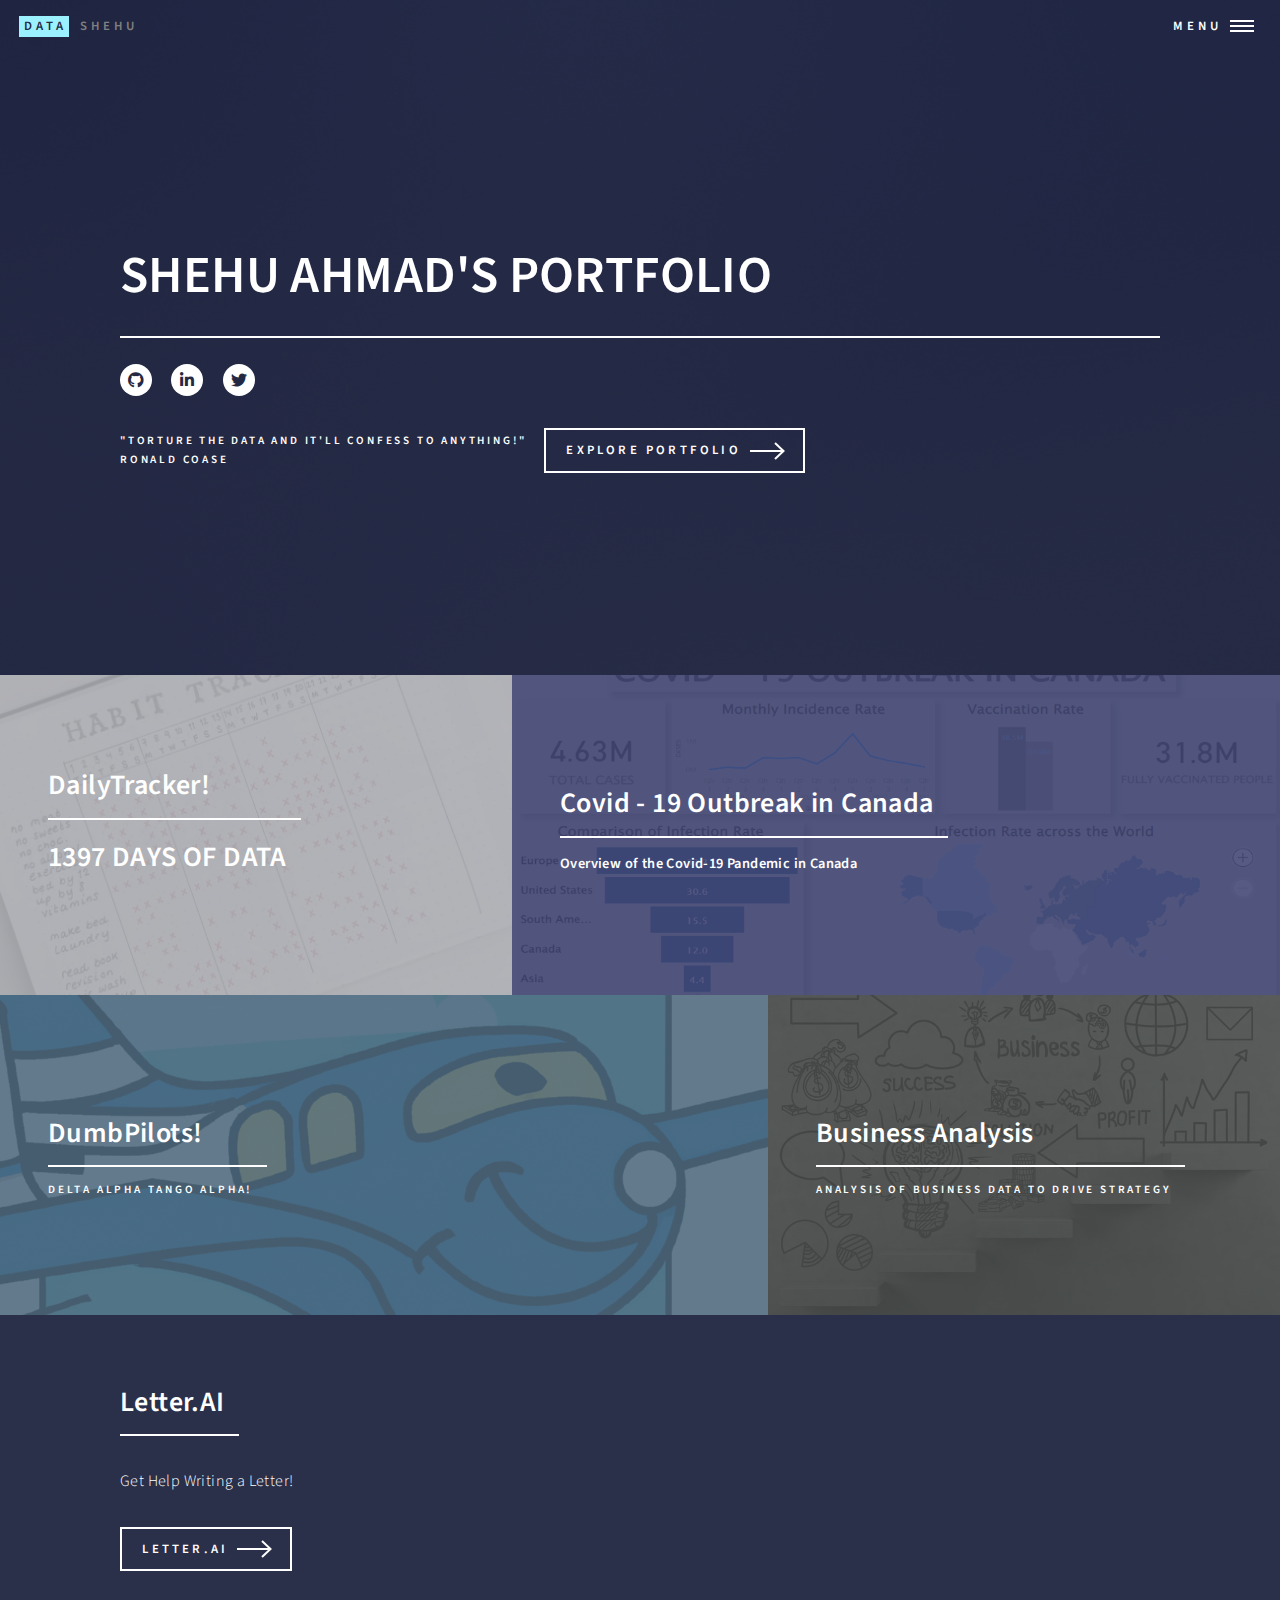
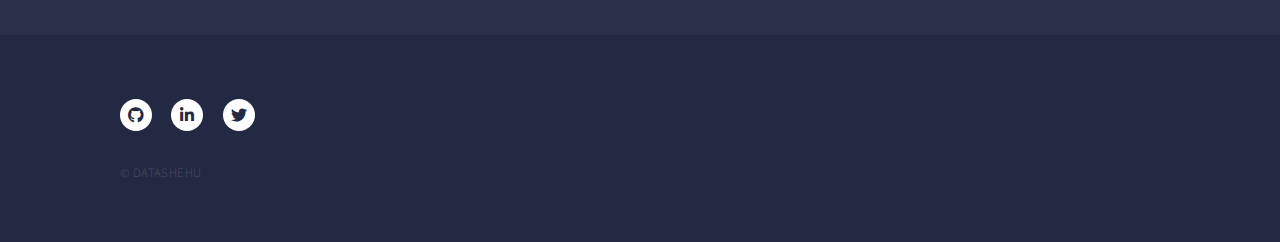
<file: index.html>
<!DOCTYPE HTML>

<html>
	<head>
		
		<title>DATA SHEHU</title>
		<meta charset="utf-8" />
		<meta name="viewport" content="width=device-width, initial-scale=1, user-scalable=no" />
		<link rel="stylesheet" href="assets/css/main.css" />
		<noscript><link rel="stylesheet" href="assets/css/noscript.css" /></noscript>
		<link rel="icon" type="image/png" href="images/favicon.png">
		<link rel="stylesheet" href="flipclock/flipclock.css">
		<script src="flipclock/flipclock.min.js"></script>
		<script>
			function calculateDays() {
			  var startDate = new Date("2022-09-26"); // replace with your start date
			  var today = new Date();
			  var timeDiff = today.getTime() - startDate.getTime();
			  var daysDiff = Math.floor(timeDiff / (1000 * 3600 * 24));
			  document.getElementById("numDays").innerHTML = daysDiff;
			}
		</script>			

	</head>
	<body class="is-preload" onload="calculateDays()">

		<!-- Wrapper -->
			<div id="wrapper">

				<!-- Header -->
					<header id="header" class="alt">
						<a href="index.html" class="logo"><strong>DATA</strong> <span>SHEHU</span></a>
						<nav>
							<a href="#menu">Menu</a>
						</nav>
					</header>

				<!-- Menu -->
				<nav id="menu">
					<ul class="links">
						<li><a href="index.html">Home</a></li>
						<li><a href="Aboutme.html">About Me</a></li>
						<li><a href="Letter.ai.html">Letter.ai</a></li>
						<li><a href="References.html">References</a></li>
					</ul>
					<ul class="actions stacked">
						<li><a href="https://ahxmad.github.io/DailyTracker/" class="button primary fit">DailyTracker!</a></li>
					</ul>
				</nav>

				<!-- Banner -->
					<section id="banner" class="major">
						<div class="inner">
							<header class="major">
								<h1>SHEHU AHMAD'S PORTFOLIO</h1>
								<ul class="icons">
									<li><a href="https://github.com/ahxMad"  target= "_blank" class="icon brands alt fa-github"><span class="label">GitHub</span></a></li>
									<li><a href="https://www.linkedin.com/in/shehuahmad/"  target= "_blank" class="icon brands alt fa-linkedin-in"><span class="label">LinkedIn</span></a></li>
									<li><a href="https://twitter.com/datashehu"  target= "_blank" class="icon brands alt fa-twitter"><span class="label">Twitter</span></a></li>
								</ul>
							
							<div class="content">
								<p>"Torture the Data and it'll confess to ANYTHING!" <br>Ronald Coase</p>
								
								<ul class="actions">
									<li><a href="#one" class="button next scrolly">EXPLORE PORTFOLIO</a></li>
								</ul>
								
							</div>
						</div>


						
					</section>

				<!-- Main -->
					<div id="main">

						<!-- One -->
							<section id="one" class="tiles">
								<article>
									<span class="image">
										<img src="images/data.jpg" alt="" />
									</span>
									<header class="major">
										<h2><a href="https://ahxmad.github.io/DailyTracker/" class="link">DailyTracker!</a></h2>
										<h2><span id="numDays"></span> DAYS OF DATA</h2>

					<!---- <div id="countdown-clock"></div>

					<script>
						 function updateCountdownClock() {
							var targetDate = new Date("2025-06-22"); // Replace with your target date
							var now = new Date();
							var diff = Math.max(0, targetDate - now);
							var days = Math.floor(diff / (1000 * 60 * 60 * 24));
							var hours = Math.floor(diff / (1000 * 60 * 60) % 24);
							var minutes = Math.floor(diff / (1000 * 60) % 60);
							var seconds = Math.floor(diff / 1000 % 60);

							document.getElementById("countdown-clock").innerHTML =
							days + " DAYS " + hours + " : " + minutes + " :" + seconds + " TO A THOUSAND DAYS ON DATA!";
						}

						updateCountdownClock();
						setInterval(updateCountdownClock, 1000);
						</script>

					-->								
								</article>
								<article>
									<span class="image">
										<img src="images/canadapiviz.png" alt="" />
									</span>
									<header class="major">
										<h3><a href="CanadaCovid.html" class="link">Covid - 19 Outbreak in Canada</a></h3>
										<h5>Overview of the Covid-19 Pandemic in Canada</h5>
									</header>
								</article>
								<article>
									<span class="image">
										<img src="images/dumbpilots.png" alt="" />
									</span>
									<header class="major">
										<h3><a href="DumbPilots.html" class="link">DumbPilots!</a></h3>
										<p>Delta Alpha Tango Alpha!</p>
									</header>
								</article>
								<article>
									<span class="image">
										<img src="images/business.jpg" alt="" />
									</span>
									<header class="major">
										<h3><a href="Business.html" class="link">Business Analysis</a></h3>
										<p>Analysis of Business Data to Drive Strategy</p>
									</header>
								</article>
								
							</section>

						<!-- Two -->
							<section id="two">
								<div class="inner">
									<header class="major">
										<h2>Letter.AI</h2>
									</header>
									<p>Get Help Writing a Letter!</p>
								
									<ul class="actions">
										<li><a href="Letter.ai.html" class="button next">LETTER.AI</a></li>
									</ul>
								</div>
							</section>
					</div>

				<!-- Footer -->
				<footer id="footer">
					<div class="inner">
						<ul class="icons">
							<li><a href="https://github.com/ahxMad"  target= "_blank" class="icon brands alt fa-github"><span class="label">GitHub</span></a></li>
							<li><a href="https://www.linkedin.com/in/shehuahmad/"  target= "_blank" class="icon brands alt fa-linkedin-in"><span class="label">LinkedIn</span></a></li>
							<li><a href="https://twitter.com/datashehu"  target= "_blank" class="icon brands alt fa-twitter"><span class="label">Twitter</span></a></li>

						</ul>
						<ul class="copyright">
							<li>&copy; DATASHEHU </li>
						</ul>
					</div>
				</footer>

		</div>

	<!-- Scripts -->
		<script src="assets/js/jquery.min.js"></script>
		<script src="assets/js/jquery.scrolly.min.js"></script>
		<script src="assets/js/jquery.scrollex.min.js"></script>
		<script src="assets/js/browser.min.js"></script>
		<script src="assets/js/breakpoints.min.js"></script>
		<script src="assets/js/util.js"></script>
		<script src="assets/js/main.js"></script>

</body>
</html>
</file>
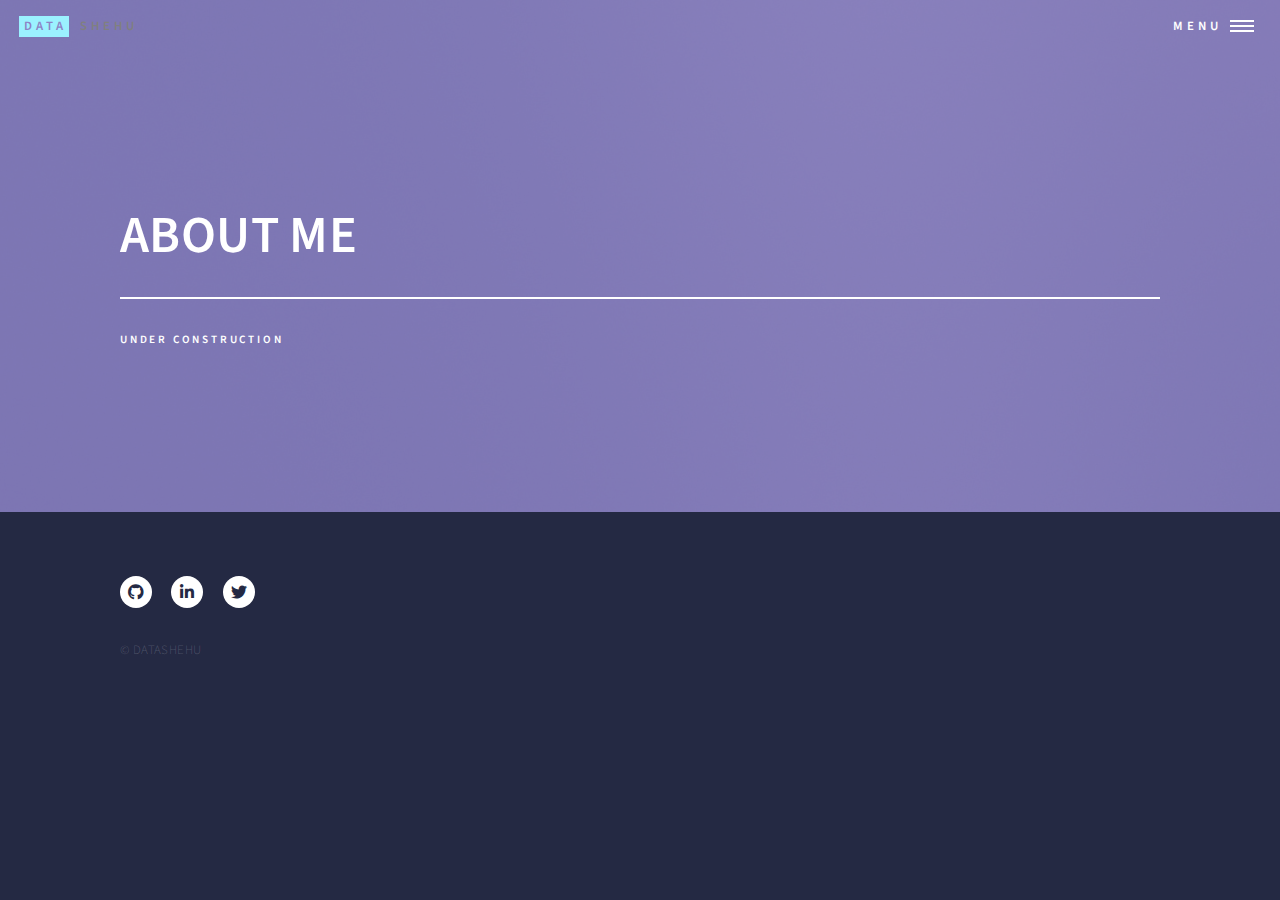
<file: Aboutme.html>
<!DOCTYPE HTML>

<html>
	<head>
		<title>ABOUT ME</title>
		<meta charset="utf-8" />
		<meta name="viewport" content="width=device-width, initial-scale=1, user-scalable=no" />
		<link rel="stylesheet" href="assets/css/main.css" />
		<noscript><link rel="stylesheet" href="assets/css/noscript.css" /></noscript>
		<link rel="icon" type="image/png" href="images/aboutme.png">

	</head>
	<body class="is-preload">

		<!-- Wrapper -->
			<div id="wrapper">

				<!-- Header -->
				<!-- Note: The "styleN" class below should match that of the banner element. -->
					<header id="header" class="alt style2">
						<a href="index.html" class="logo"><strong>DATA</strong> <span>SHEHU</span></a>
						<nav>
							<a href="#menu">Menu</a>
						</nav>
					</header>

				<!-- Menu -->
				<nav id="menu">
					<ul class="links">
						<li><a href="index.html">Home</a></li>
						<li><a href="Aboutme.html">About Me</a></li>
						<li><a href="Letter.ai.html">Letter.ai</a></li>
						<li><a href="References.html">References</a></li>
					</ul>
					<ul class="actions stacked">
						<li><a href="DailyTracker.html" class="button primary fit">DailyTracker!</a></li>
					</ul>
				</nav>

				<!-- Banner -->
				<!-- Note: The "styleN" class below should match that of the header element. -->
					<section id="banner" class="style2">
						<div class="inner">
							<span class="image">
								<img src="images/pic07.jpg" alt="" />
							</span>
							<header class="major">
								<h1>ABOUT ME</h1>
							</header>
							<div class="content">
								<p>UNDER CONSTRUCTION</p>
							</div>
						</div>
					</section>

				
				<!-- Footer -->
				<footer id="footer">
					<div class="inner">
						<ul class="icons">
							<li><a href="https://github.com/ahxMad"  target= "_blank" class="icon brands alt fa-github"><span class="label">GitHub</span></a></li>
							<li><a href="https://www.linkedin.com/in/shehuahmad/"  target= "_blank" class="icon brands alt fa-linkedin-in"><span class="label">LinkedIn</span></a></li>
							<li><a href="https://twitter.com/datashehu"  target= "_blank" class="icon brands alt fa-twitter"><span class="label">Twitter</span></a></li>

						</ul>
						<ul class="copyright">
							<li>&copy; DATASHEHU </li>
						</ul>
					</div>
				</footer>

		</div>

	<!-- Scripts -->
		<script src="assets/js/jquery.min.js"></script>
		<script src="assets/js/jquery.scrolly.min.js"></script>
		<script src="assets/js/jquery.scrollex.min.js"></script>
		<script src="assets/js/browser.min.js"></script>
		<script src="assets/js/breakpoints.min.js"></script>
		<script src="assets/js/util.js"></script>
		<script src="assets/js/main.js"></script>

</body>
</html>
</file>
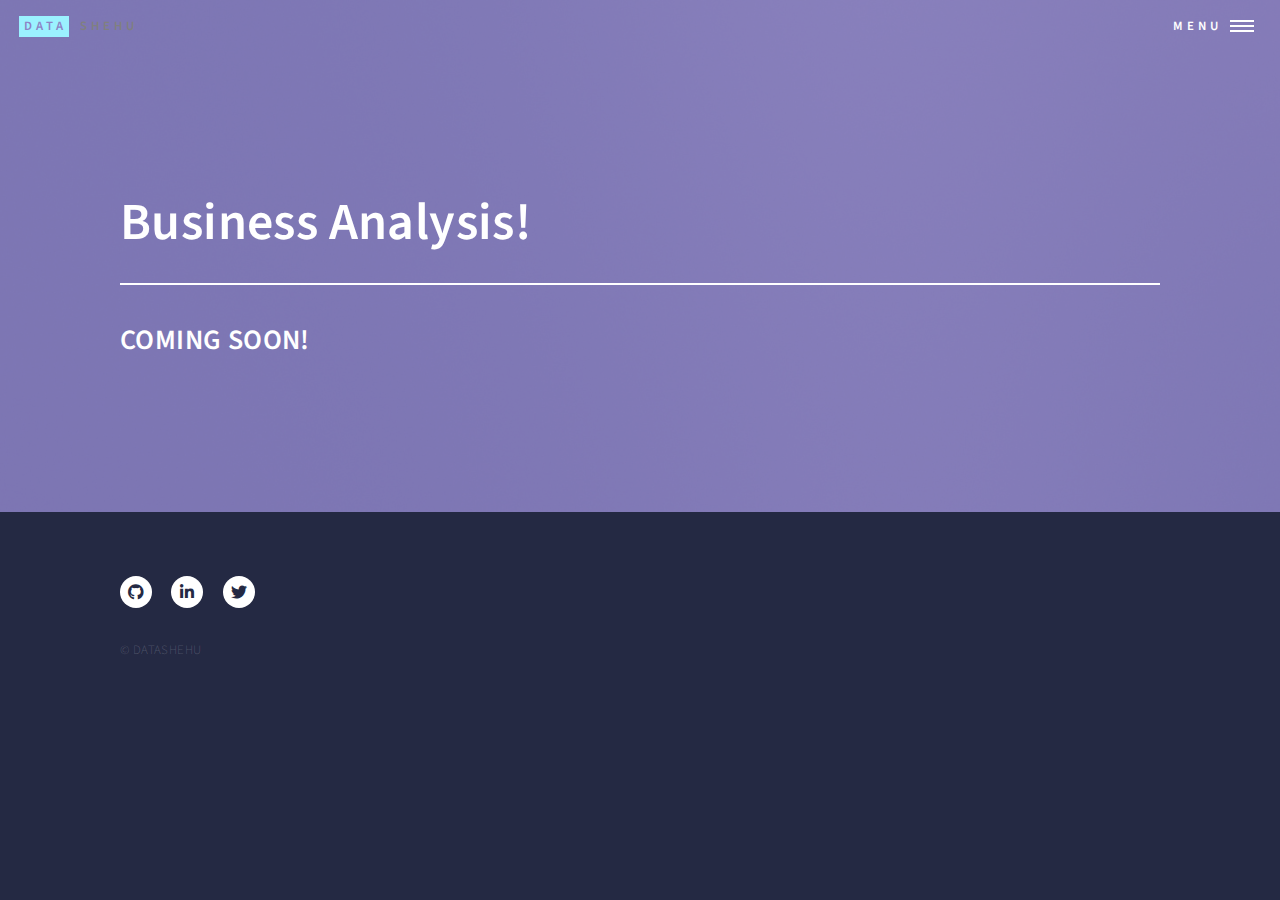
<file: Business.html>
<!DOCTYPE HTML>

<html>
	<head>
		<title>BUSINESS ANALYSIS</title>
		<meta charset="utf-8" />
		<meta name="viewport" content="width=device-width, initial-scale=1, user-scalable=no" />
		<link rel="stylesheet" href="assets/css/main.css" />
		<noscript><link rel="stylesheet" href="assets/css/noscript.css" /></noscript>
		<link rel="icon" type="image/png" href="images/handshake.png">

	</head>
	<body class="is-preload">

		<!-- Wrapper -->
			<div id="wrapper">

				<!-- Header -->
				<!-- Note: The "styleN" class below should match that of the banner element. -->
					<header id="header" class="alt style2">
						<a href="index.html" class="logo"><strong>DATA</strong> <span>SHEHU</span></a>
						<nav>
							<a href="#menu">Menu</a>
						</nav>
					</header>

				<!-- Menu -->
				<nav id="menu">
					<ul class="links">
						<li><a href="index.html">Home</a></li>
						<li><a href="Aboutme.html">About Me</a></li>
						<li><a href="Letter.ai.html">Letter.ai</a></li>
						<li><a href="References.html">References</a></li>
					</ul>
					<ul class="actions stacked">
						<li><a href="DailyTracker.html" class="button primary fit">DailyTracker!</a></li>
					</ul>
				</nav>
				<!-- Banner -->
				<!-- Note: The "styleN" class below should match that of the header element. -->
					<section id="banner" class="style2">
						<div class="inner">
							<span class="image">
								<img src="images/pic07.jpg" alt="" />
							</span>
							<header class="major">
								<h1>Business Analysis!</h1>
							</header>
							<div class="content">
								<h2>COMING SOON!</h2>
							</div>
						</div>
					</section>

				<!-- Footer -->
				<footer id="footer">
					<div class="inner">
						<ul class="icons">
							<li><a href="https://github.com/ahxMad"  target= "_blank" class="icon brands alt fa-github"><span class="label">GitHub</span></a></li>
							<li><a href="https://www.linkedin.com/in/shehuahmad/"  target= "_blank" class="icon brands alt fa-linkedin-in"><span class="label">LinkedIn</span></a></li>
							<li><a href="https://twitter.com/datashehu"  target= "_blank" class="icon brands alt fa-twitter"><span class="label">Twitter</span></a></li>

						</ul>
						<ul class="copyright">
							<li>&copy; DATASHEHU </li>
						</ul>
					</div>
				</footer>

		</div>

	<!-- Scripts -->
		<script src="assets/js/jquery.min.js"></script>
		<script src="assets/js/jquery.scrolly.min.js"></script>
		<script src="assets/js/jquery.scrollex.min.js"></script>
		<script src="assets/js/browser.min.js"></script>
		<script src="assets/js/breakpoints.min.js"></script>
		<script src="assets/js/util.js"></script>
		<script src="assets/js/main.js"></script>

</body>
</html>
</file>
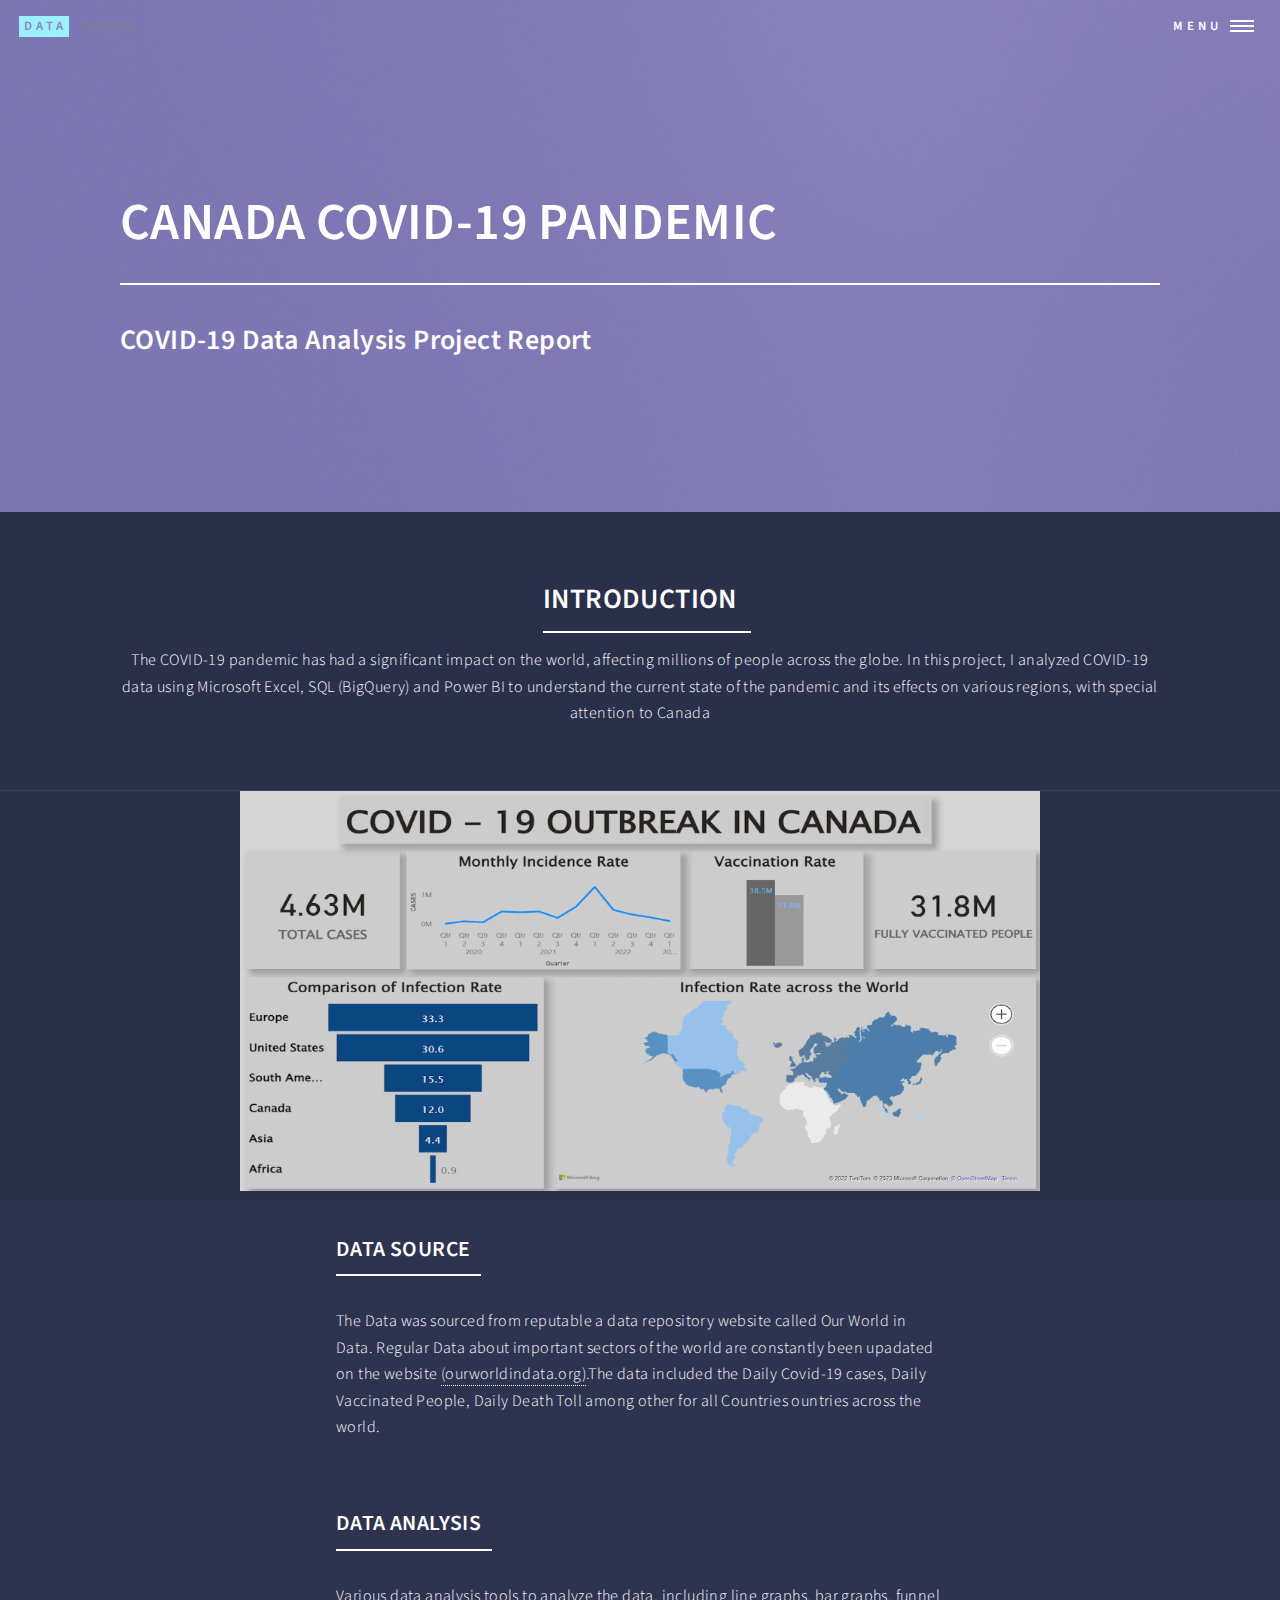
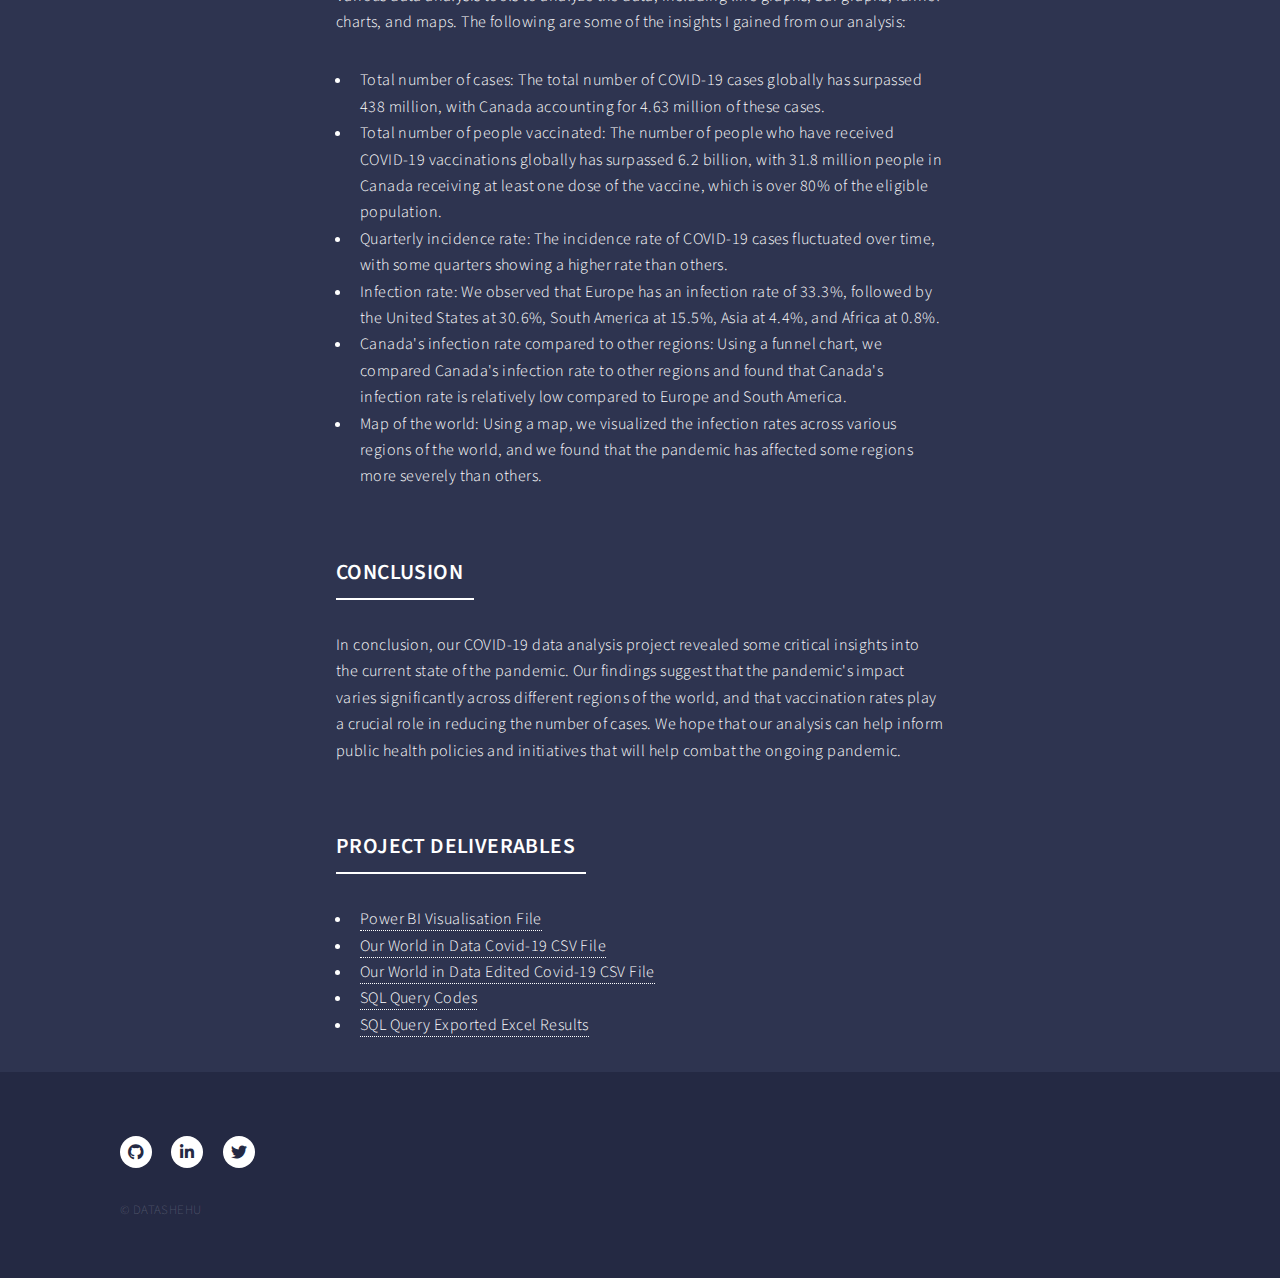
<file: CanadaCovid.html>
<!DOCTYPE HTML>

<html>
	<head>
		<title>CANADA COVID-19 OUTBREAK</title>
		<meta charset="utf-8" />
		<meta name="viewport" content="width=device-width, initial-scale=1, user-scalable=no" />
		<link rel="stylesheet" href="assets/css/main.css" />
		<noscript><link rel="stylesheet" href="assets/css/noscript.css" /></noscript>
		<link rel="icon" type="image/png" href="images/covid.png">

	</head>
	<body class="is-preload">

		<!-- Wrapper -->
			<div id="wrapper">

				<!-- Header -->
				<!-- Note: The "styleN" class below should match that of the banner element. -->
					<header id="header" class="alt style2">
						<a href="index.html" class="logo"><strong>DATA</strong> <span>SHEHU</span></a>
						<nav>
							<a href="#menu">Menu</a>
						</nav>
					</header>

				<!-- Menu -->
				<nav id="menu">
					<ul class="links">
						<li><a href="index.html">Home</a></li>
						<li><a href="Aboutme.html">About Me</a></li>
						<li><a href="Letter.ai.html">Letter.ai</a></li>
						<li><a href="References.html">References</a></li>
					</ul>
					<ul class="actions stacked">
						<li><a href="DailyTracker.html" class="button primary fit">DailyTracker!</a></li>
					</ul>
				</nav>

				<!-- Banner -->
				<!-- Note: The "styleN" class below should match that of the header element. -->
					<section id="banner" class="style2">
						<div class="inner">
							<span class="image">
								<img src="images/pic07.jpg" alt="" />
							</span>
							<header class="major">
								<h1>CANADA COVID-19 PANDEMIC</h1>
							</header>
							<div class="content">
								<h2>COVID-19 Data Analysis Project Report
								</h2>
							</div>
						</div>
					</section>

				<!-- Main -->
					<div id="main">

						<!-- One -->
							<section id="one">
								<div class="inner">
									<header class="major" style="margin: 0 auto;">
										<h2>INTRODUCTION</h2>
									</header>
									<div style="text-align:center;">
									<p>The COVID-19 pandemic has had a significant impact on the world, affecting millions of people across the globe. In this project, I analyzed COVID-19 data using Microsoft Excel, SQL (BigQuery) and Power BI to understand the current state of the pandemic and its effects on various regions, with special attention to Canada </p>
									</div>
								</div>
							</section>

							<div class="image-container">
								<img src="images/canadapiviz.png" width="800" height="400">
							  </div>

							  
							  <style>
							  .image-container {
								text-align: center;
							  }
							  .text-container {
								display: block;
								width: 100%;
							  }
							  </style>
							  

						<!-- Two -->
							<section id="two" class="spotlights">
								<section>
									<div class="content" style="margin: 0 auto;">
										<div class="inner">
											<header class="major">
												<h3>DATA SOURCE</h3>
											</header>
											<p>The Data was sourced from reputable a data repository website called Our World in Data. Regular Data about important sectors of the world  are constantly been upadated on the website <a href = https://ourworldindata.org target= "_blank" >(ourworldindata.org)</a>.The data included the Daily Covid-19 cases, Daily Vaccinated People, Daily Death Toll among other for all Countries ountries across the world.
											</p>
										</div>
									</div>
								</section>
						
							
							</section>

							<section id="two" class="spotlights">
								<section>
									<div class="content" style="margin: 0 auto;">
										<div class="inner">
											<header class="major">
												<h3>DATA ANALYSIS</h3>
											</header>
											
											<p>
												Various data analysis tools to analyze the data, including line graphs, bar graphs, funnel charts, and maps. The following are some of the insights I gained from our analysis:<br>
												<ul>
													<li>Total number of cases: The total number of COVID-19 cases globally has surpassed 438 million, with Canada accounting for 4.63 million of these cases. 
													</li>
													<li>Total number of people vaccinated: The number of people who have received COVID-19 vaccinations globally has surpassed 6.2 billion, with 31.8 million people in Canada receiving at least one dose of the vaccine, which is over 80% of the eligible population.
													</li>
													<li>Quarterly incidence rate: The incidence rate of COVID-19 cases fluctuated over time, with some quarters showing a higher rate than others.
													</li>
													<li>Infection rate: We observed that Europe has an infection rate of 33.3%, followed by the United States at 30.6%, South America at 15.5%, Asia at 4.4%, and Africa at 0.8%.
													</li>
													<li>Canada's infection rate compared to other regions: Using a funnel chart, we compared Canada's infection rate to other regions and found that Canada's infection rate is relatively low compared to Europe and South America.
													</li>
													<li>Map of the world: Using a map, we visualized the infection rates across various regions of the world, and we found that the pandemic has affected some regions more severely than others.
													</li>
												  </ul>
											</p>
										</div>
									</div>
								</section>
						
							
							</section>

								<!-- Two -->
								<section id="two" class="spotlights">
									<section>
										<div class="content" style="margin: 0 auto;">
											<div class="inner">
												<header class="major">
													<h3>CONCLUSION</h3>
												</header>
												<p>In conclusion, our COVID-19 data analysis project revealed some critical insights into the current state of the pandemic. Our findings suggest that the pandemic's impact varies significantly across different regions of the world, and that vaccination rates play a crucial role in reducing the number of cases. We hope that our analysis can help inform public health policies and initiatives that will help combat the ongoing pandemic.
												</p>
											</div>
										</div>
									</section>
							
								
								</section>

							
								<section id="two" class="spotlights">
									<section>
										<div class="content" style="margin: 0 auto;">
											<div class="inner">
												<header class="major">
											<h3>PROJECT DELIVERABLES</h3>
										</header>
										<p>  
											<ul>
												<li><a href="#"  target= "_blank">Power BI Visualisation File</a></li>
												<li><a href="#"  target= "_blank">Our World in Data Covid-19 CSV File</a></li>
												<li><a href="#"  target= "_blank">Our World in Data Edited Covid-19 CSV File</a></li>
												<li><a href="#"  target= "_blank">SQL Query Codes</a></li>
												<li><a href="#"  target= "_blank">SQL Query Exported Excel Results</a></li>
											</ul>
										</p>
									</div>
								</div>
							</section> 


					</div>

				<!-- Footer -->
				<footer id="footer">
					<div class="inner">
						<ul class="icons">
							<li><a href="https://github.com/ahxMad"  target= "_blank" class="icon brands alt fa-github"><span class="label">GitHub</span></a></li>
							<li><a href="https://www.linkedin.com/in/shehuahmad/"  target= "_blank" class="icon brands alt fa-linkedin-in"><span class="label">LinkedIn</span></a></li>
							<li><a href="https://twitter.com/datashehu"  target= "_blank" class="icon brands alt fa-twitter"><span class="label">Twitter</span></a></li>

						</ul>
						<ul class="copyright">
							<li>&copy; DATASHEHU </li>
						</ul>
					</div>
				</footer>

		</div>

	<!-- Scripts -->
		<script src="assets/js/jquery.min.js"></script>
		<script src="assets/js/jquery.scrolly.min.js"></script>
		<script src="assets/js/jquery.scrollex.min.js"></script>
		<script src="assets/js/browser.min.js"></script>
		<script src="assets/js/breakpoints.min.js"></script>
		<script src="assets/js/util.js"></script>
		<script src="assets/js/main.js"></script>

</body>
</html>
</file>
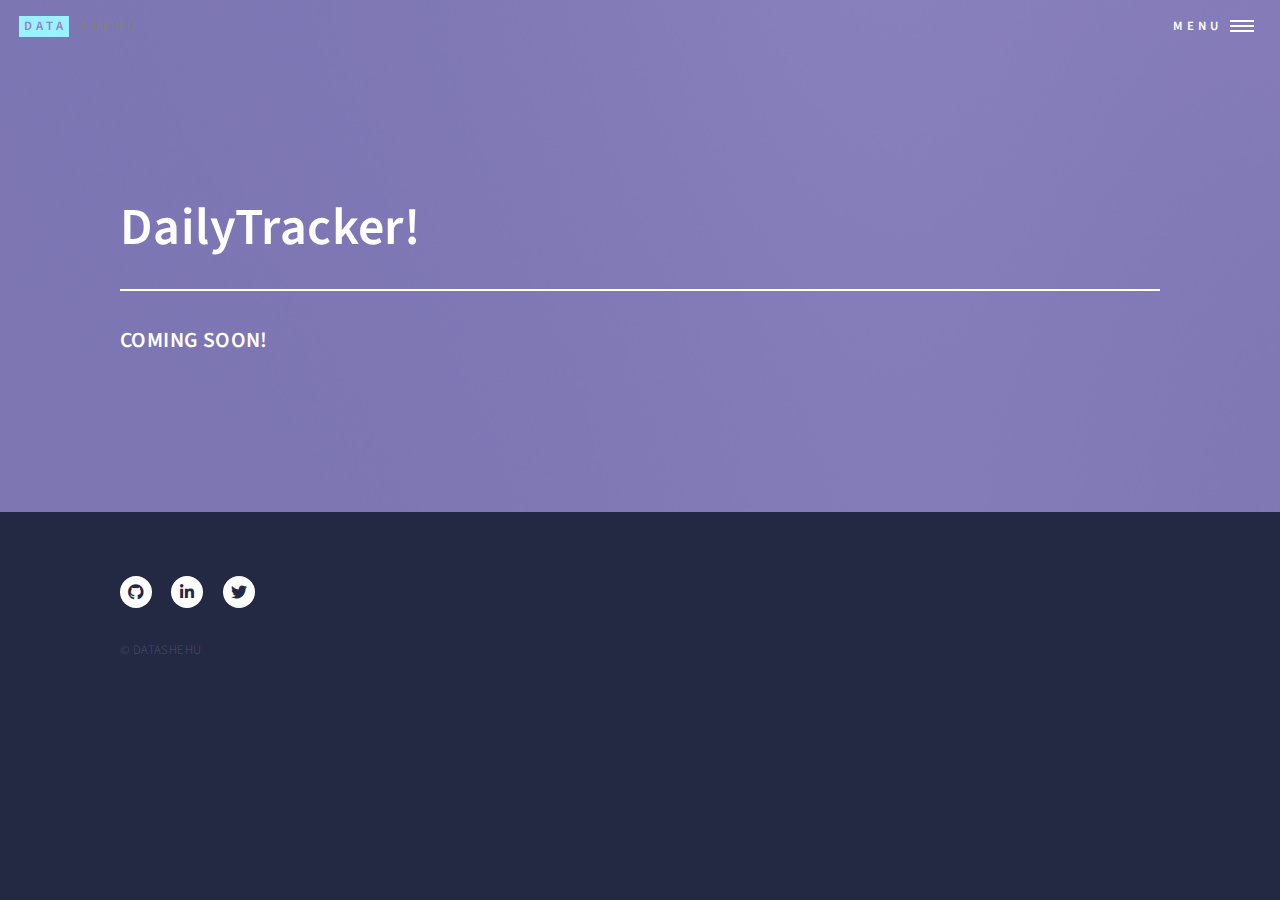
<file: DailyTracker.html>
<!DOCTYPE HTML>

<html>
	<head>
		<title>DailyTracker!</title>
		<meta charset="utf-8" />
		<meta name="viewport" content="width=device-width, initial-scale=1, user-scalable=no" />
		<link rel="stylesheet" href="assets/css/main.css" />
		<noscript><link rel="stylesheet" href="assets/css/noscript.css" /></noscript>
		<link rel="icon" type="image/png" href="images/dailytracker.png">

	</head>
	<body class="is-preload">

		<!-- Wrapper -->
			<div id="wrapper">

				<!-- Header -->
				<!-- Note: The "styleN" class below should match that of the banner element. -->
					<header id="header" class="alt style2">
						<a href="index.html" class="logo"><strong>DATA</strong> <span>SHEHU</span></a>
						<nav>
							<a href="#menu">Menu</a>
						</nav>
					</header>

				<!-- Menu -->
				<nav id="menu">
					<ul class="links">
						<li><a href="index.html">Home</a></li>
						<li><a href="Aboutme.html">About Me</a></li>
						<li><a href="Letter.ai.html">Letter.ai</a></li>
						<li><a href="References.html">References</a></li>
					</ul>
					<ul class="actions stacked">
						<li><a href="DailyTracker.html" class="button primary fit">DailyTracker!</a></li>
					</ul>
				</nav>
				<!-- Banner -->
				<!-- Note: The "styleN" class below should match that of the header element. -->
					<section id="banner" class="style2">
						<div class="inner">
							<span class="image">
								<img src="images/pic07.jpg" alt="" />
							</span>
							<header class="major">
								<h1>DailyTracker!</h1>
							</header>
							<div class="content">
								<h3>COMING SOON!</h3>
							</div>
						</div>
					</section>

				
				<!-- Footer -->
				<footer id="footer">
					<div class="inner">
						<ul class="icons">
							<li><a href="https://github.com/ahxMad"  target= "_blank" class="icon brands alt fa-github"><span class="label">GitHub</span></a></li>
							<li><a href="https://www.linkedin.com/in/shehuahmad/"  target= "_blank" class="icon brands alt fa-linkedin-in"><span class="label">LinkedIn</span></a></li>
							<li><a href="https://twitter.com/datashehu"  target= "_blank" class="icon brands alt fa-twitter"><span class="label">Twitter</span></a></li>

						</ul>
						<ul class="copyright">
							<li>&copy; DATASHEHU </li>
						</ul>
					</div>
				</footer>

		</div>

	<!-- Scripts -->
		<script src="assets/js/jquery.min.js"></script>
		<script src="assets/js/jquery.scrolly.min.js"></script>
		<script src="assets/js/jquery.scrollex.min.js"></script>
		<script src="assets/js/browser.min.js"></script>
		<script src="assets/js/breakpoints.min.js"></script>
		<script src="assets/js/util.js"></script>
		<script src="assets/js/main.js"></script>

</body>
</html>
</file>
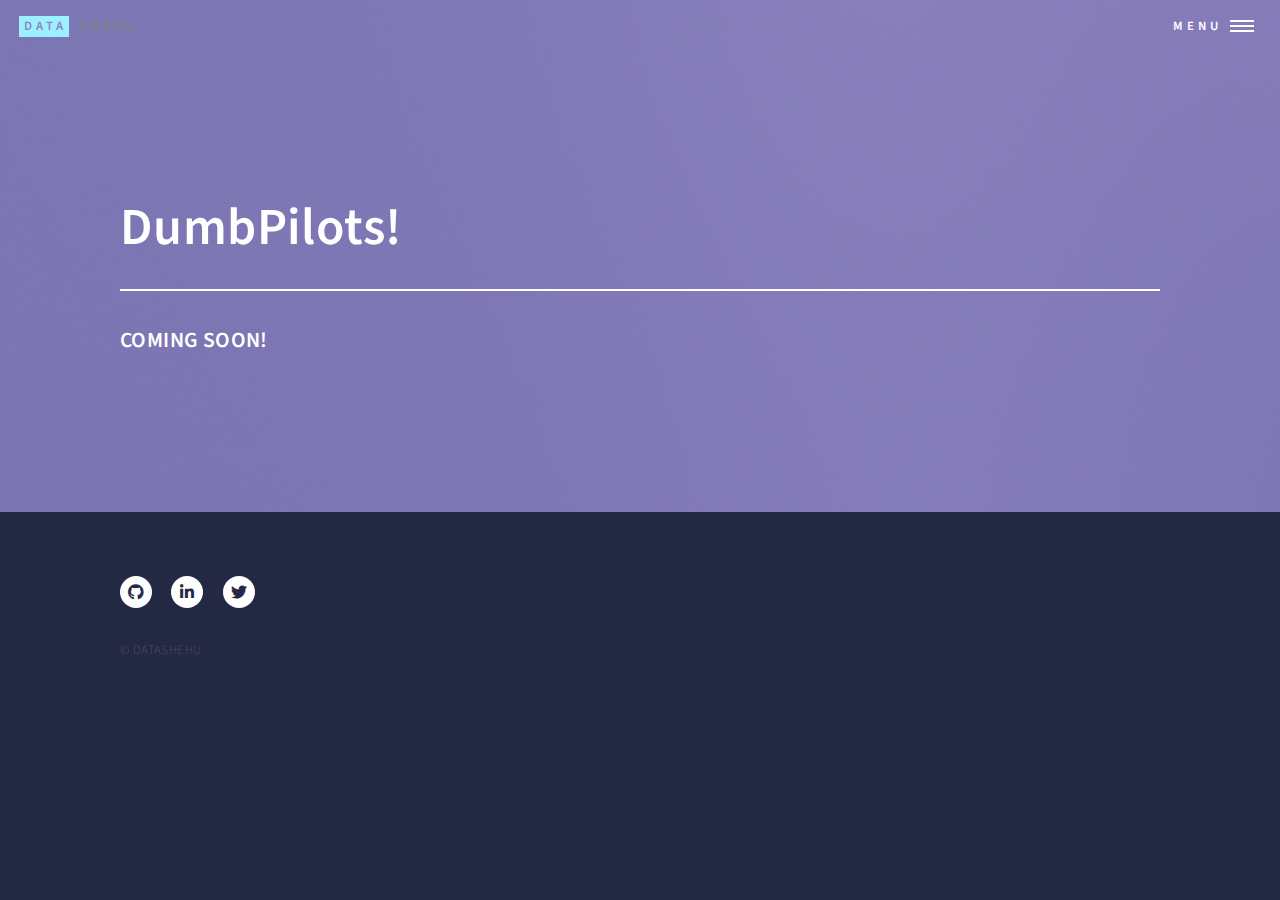
<file: DumbPilots.html>
<!DOCTYPE HTML>

<html>
	<head>
		<title>DumbPilots!</title>
		<meta charset="utf-8" />
		<meta name="viewport" content="width=device-width, initial-scale=1, user-scalable=no" />
		<link rel="stylesheet" href="assets/css/main.css" />
		<noscript><link rel="stylesheet" href="assets/css/noscript.css" /></noscript>
		<link rel="icon" type="image/png" href="images/jet.png">

	</head>
	<body class="is-preload">

		<!-- Wrapper -->
			<div id="wrapper">

				<!-- Header -->
				<!-- Note: The "styleN" class below should match that of the banner element. -->
					<header id="header" class="alt style2">
						<a href="index.html" class="logo"><strong>DATA</strong> <span>SHEHU</span></a>
						<nav>
							<a href="#menu">Menu</a>
						</nav>
					</header>

				<!-- Menu -->
				<nav id="menu">
					<ul class="links">
						<li><a href="index.html">Home</a></li>
						<li><a href="Aboutme.html">About Me</a></li>
						<li><a href="Letter.ai.html">Letter.ai</a></li>
						<li><a href="References.html">References</a></li>
					</ul>
					<ul class="actions stacked">
						<li><a href="DailyTracker.html" class="button primary fit">DailyTracker!</a></li>
					</ul>
				</nav>
				<!-- Banner -->
				<!-- Note: The "styleN" class below should match that of the header element. -->
					<section id="banner" class="style2">
						<div class="inner">
							<span class="image">
								<img src="images/pic07.jpg" alt="" />
							</span>
							<header class="major">
								<h1>DumbPilots!</h1>
							</header>
							<div class="content">
								<h3>COMING SOON!</h3>
							</div>
						</div>
					</section>


								<!-- Footer -->
								<footer id="footer">
									<div class="inner">
										<ul class="icons">
											<li><a href="https://github.com/ahxMad"  target= "_blank" class="icon brands alt fa-github"><span class="label">GitHub</span></a></li>
											<li><a href="https://www.linkedin.com/in/shehuahmad/"  target= "_blank" class="icon brands alt fa-linkedin-in"><span class="label">LinkedIn</span></a></li>
											<li><a href="https://twitter.com/datashehu"  target= "_blank" class="icon brands alt fa-twitter"><span class="label">Twitter</span></a></li>
			
										</ul>
										<ul class="copyright">
											<li>&copy; DATASHEHU </li>
										</ul>
									</div>
								</footer>
			
						</div>
			
					<!-- Scripts -->
						<script src="assets/js/jquery.min.js"></script>
						<script src="assets/js/jquery.scrolly.min.js"></script>
						<script src="assets/js/jquery.scrollex.min.js"></script>
						<script src="assets/js/browser.min.js"></script>
						<script src="assets/js/breakpoints.min.js"></script>
						<script src="assets/js/util.js"></script>
						<script src="assets/js/main.js"></script>
			
				</body>
			</html>
</file>
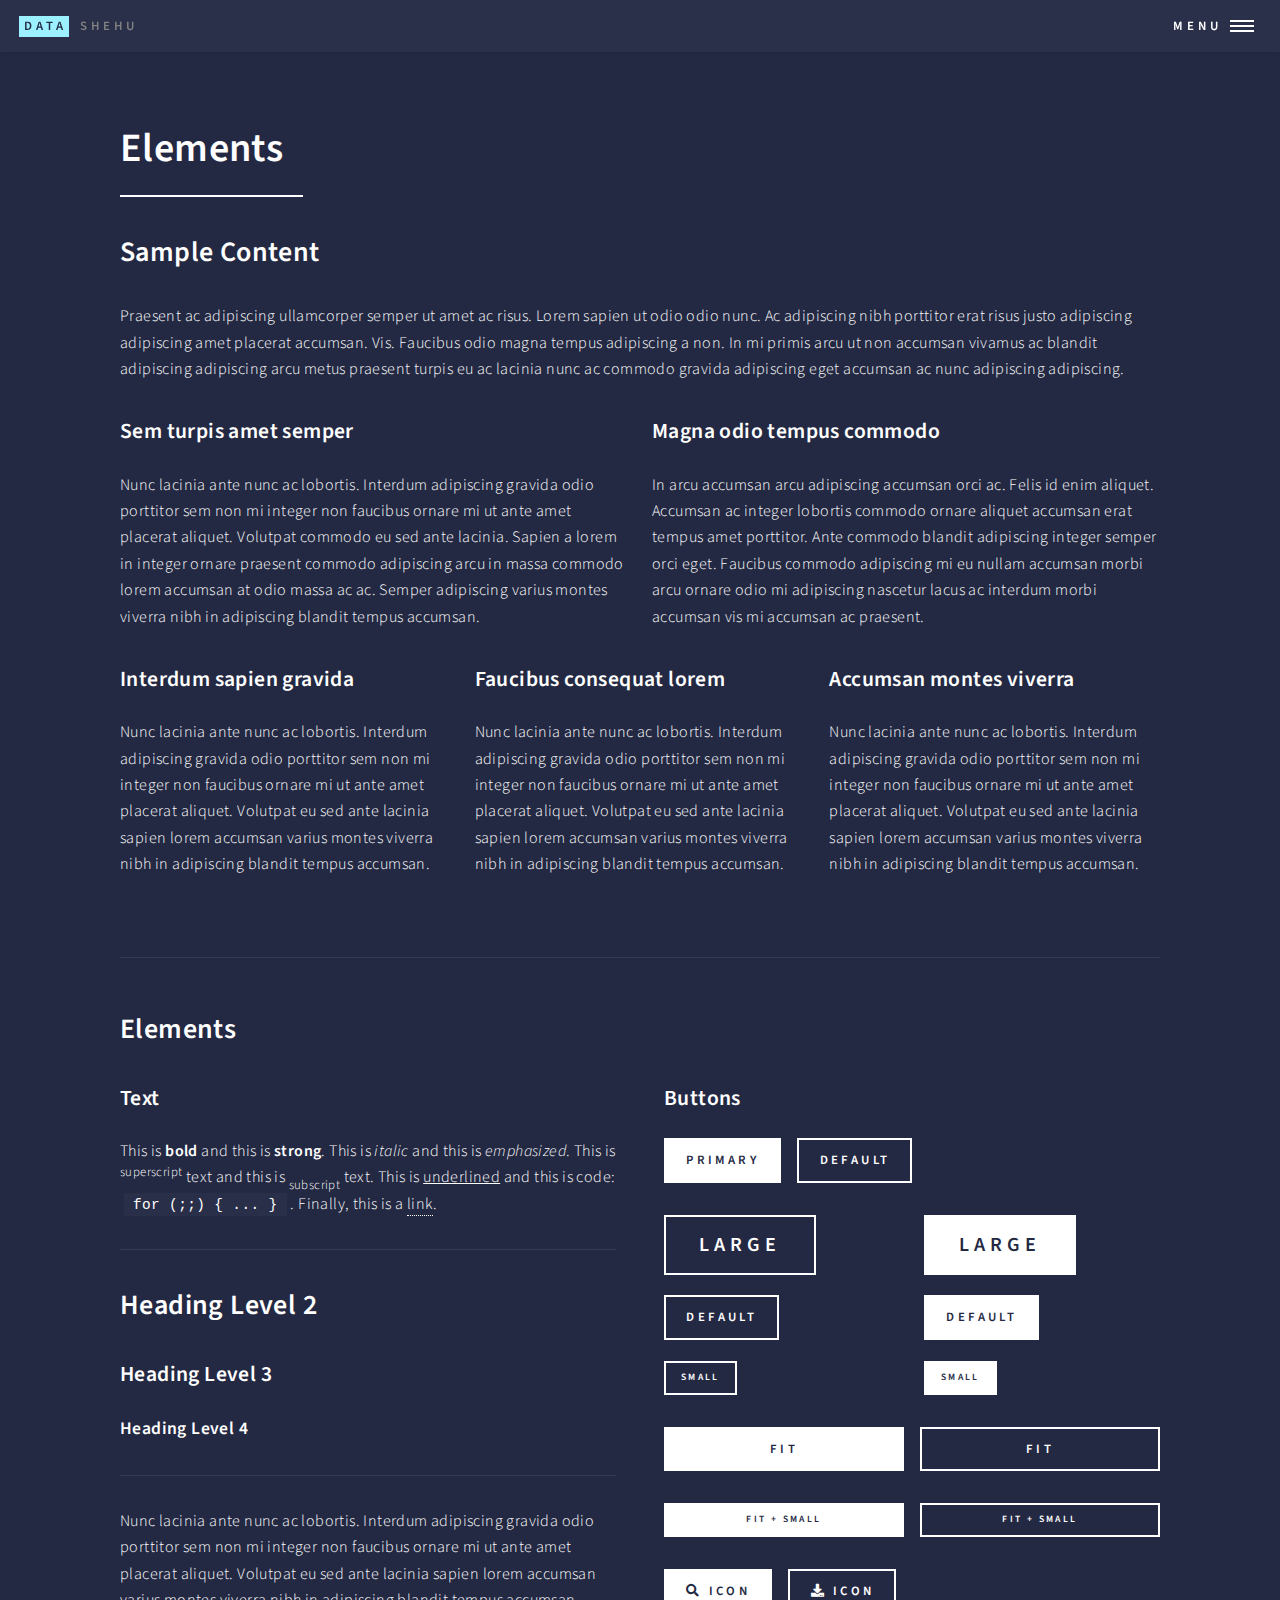
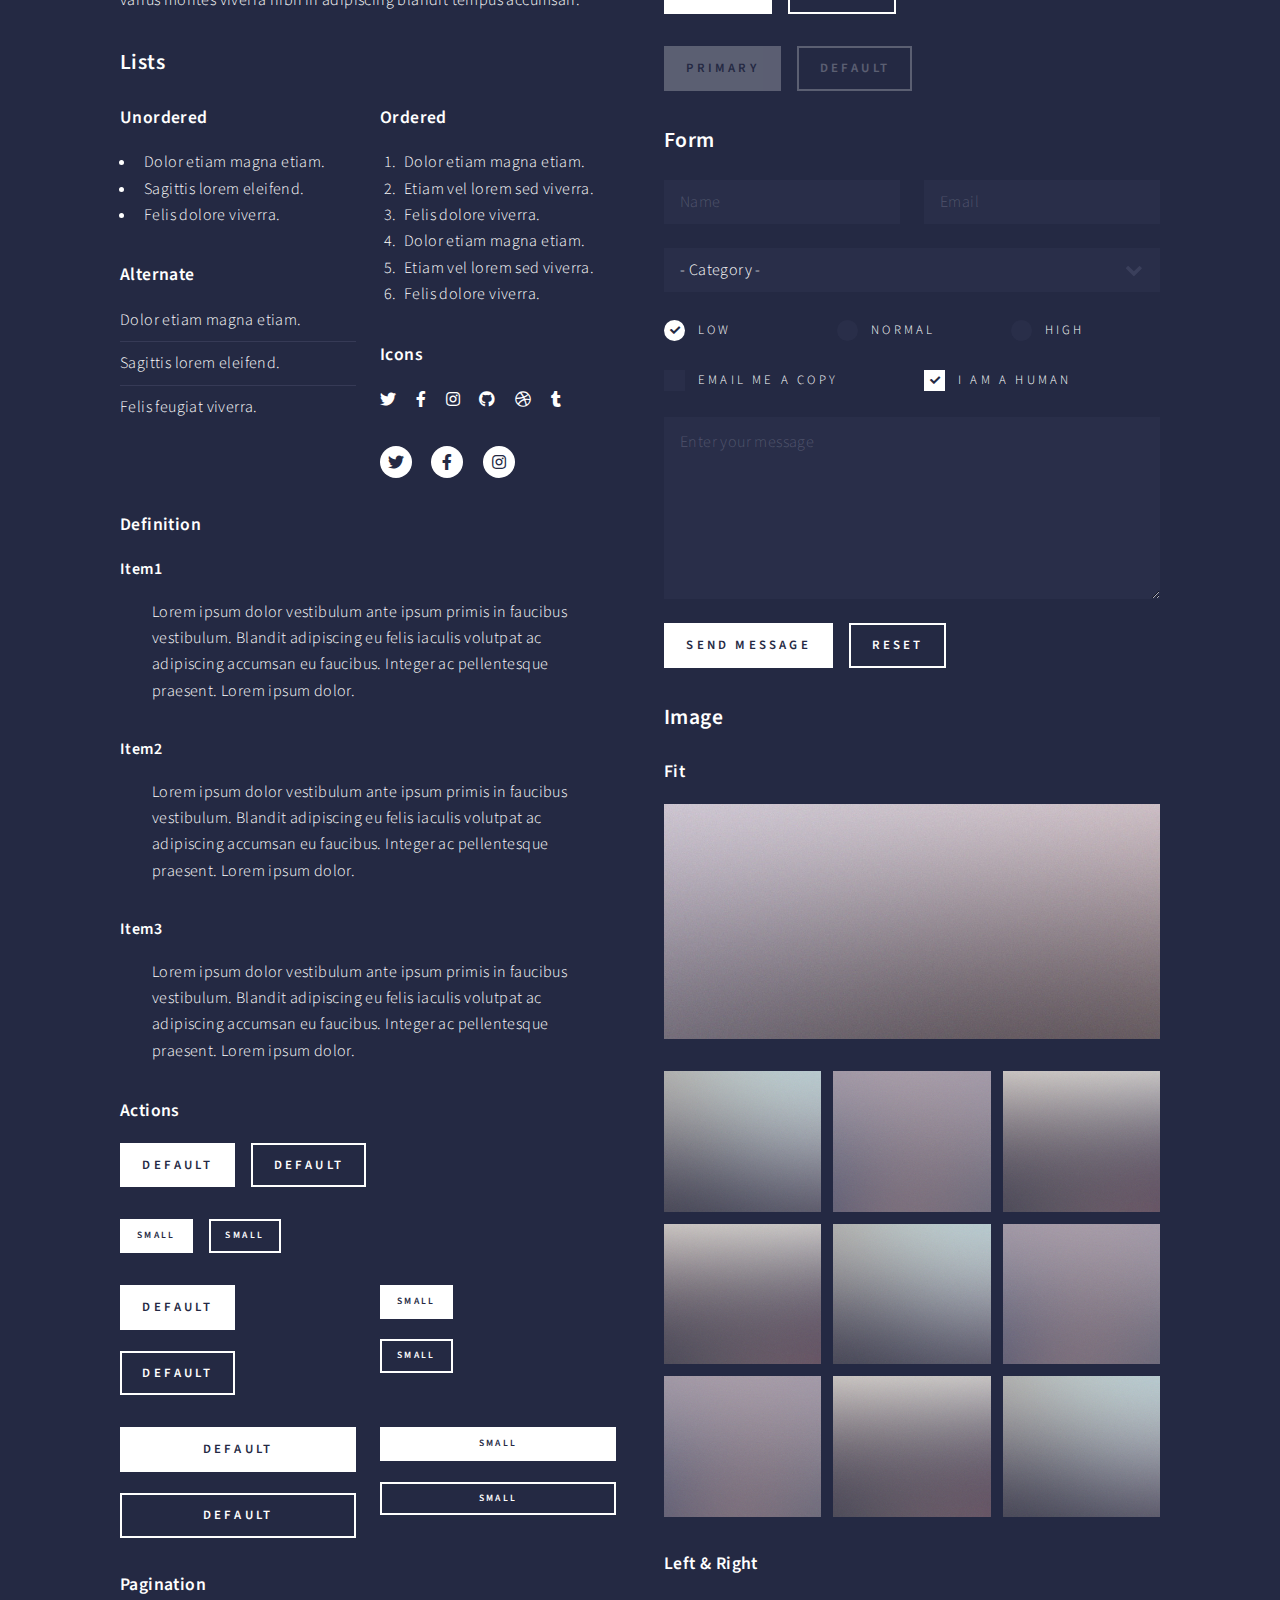
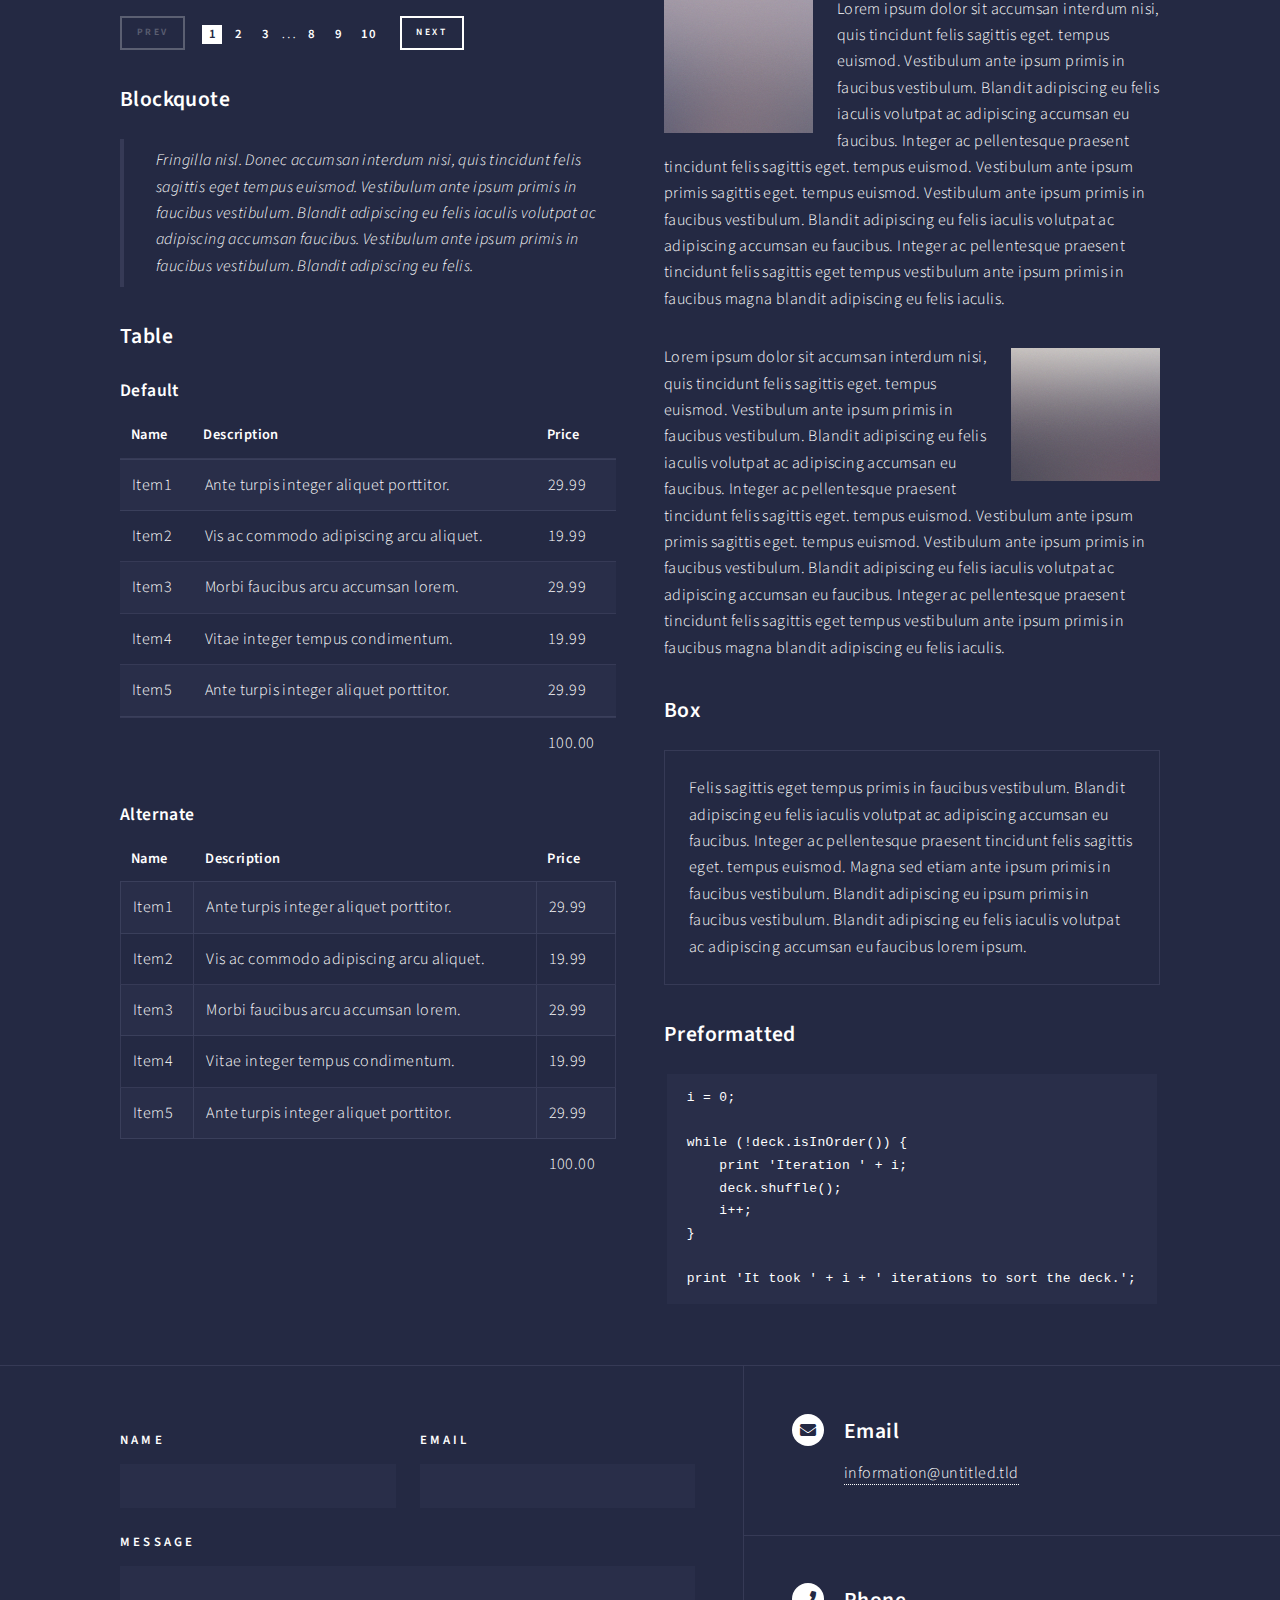
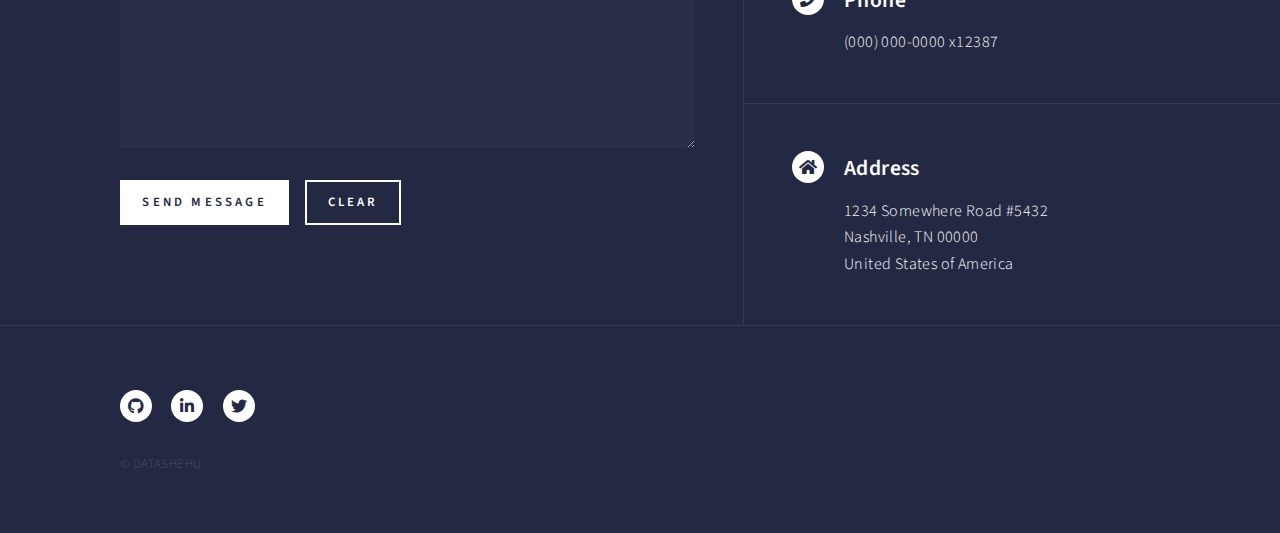
<file: Elements.html>
<!DOCTYPE HTML>

<html>
	<head>
		<title>Elements - Forty by HTML5 UP</title>
		<meta charset="utf-8" />
		<meta name="viewport" content="width=device-width, initial-scale=1, user-scalable=no" />
		<link rel="stylesheet" href="assets/css/main.css" />
		<noscript><link rel="stylesheet" href="assets/css/noscript.css" /></noscript>
	</head>
	<body class="is-preload">

		<!-- Wrapper -->
			<div id="wrapper">

				<!-- Header -->
					<header id="header">
						<a href="index.html" class="logo"><strong>DATA</strong> <span>SHEHU</span></a>
						<nav>
							<a href="#menu">Menu</a>
						</nav>
					</header>

				<!-- Menu -->
				<nav id="menu">
					<ul class="links">
						<li><a href="index.html">Home</a></li>
						<li><a href="Aboutme.html">About Me</a></li>
						<li><a href="Letter.ai.html">Letter.ai</a></li>
						<li><a href="References.html">References</a></li>
					</ul>
					<ul class="actions stacked">
						<li><a href="DailyTracker.html" class="button primary fit">DailyTracker!</a></li>
					</ul>
				</nav>

				<!-- Main -->
					<div id="main" class="alt">

						<!-- One -->
							<section id="one">
								<div class="inner">
									<header class="major">
										<h1>Elements</h1>
									</header>

									<!-- Content -->
										<h2 id="content">Sample Content</h2>
										<p>Praesent ac adipiscing ullamcorper semper ut amet ac risus. Lorem sapien ut odio odio nunc. Ac adipiscing nibh porttitor erat risus justo adipiscing adipiscing amet placerat accumsan. Vis. Faucibus odio magna tempus adipiscing a non. In mi primis arcu ut non accumsan vivamus ac blandit adipiscing adipiscing arcu metus praesent turpis eu ac lacinia nunc ac commodo gravida adipiscing eget accumsan ac nunc adipiscing adipiscing.</p>
										<div class="row">
											<div class="col-6 col-12-small">
												<h3>Sem turpis amet semper</h3>
												<p>Nunc lacinia ante nunc ac lobortis. Interdum adipiscing gravida odio porttitor sem non mi integer non faucibus ornare mi ut ante amet placerat aliquet. Volutpat commodo eu sed ante lacinia. Sapien a lorem in integer ornare praesent commodo adipiscing arcu in massa commodo lorem accumsan at odio massa ac ac. Semper adipiscing varius montes viverra nibh in adipiscing blandit tempus accumsan.</p>
											</div>
											<div class="col-6 col-12-small">
												<h3>Magna odio tempus commodo</h3>
												<p>In arcu accumsan arcu adipiscing accumsan orci ac. Felis id enim aliquet. Accumsan ac integer lobortis commodo ornare aliquet accumsan erat tempus amet porttitor. Ante commodo blandit adipiscing integer semper orci eget. Faucibus commodo adipiscing mi eu nullam accumsan morbi arcu ornare odio mi adipiscing nascetur lacus ac interdum morbi accumsan vis mi accumsan ac praesent.</p>
											</div>
											<!-- Break -->
											<div class="col-4 col-12-medium">
												<h3>Interdum sapien gravida</h3>
												<p>Nunc lacinia ante nunc ac lobortis. Interdum adipiscing gravida odio porttitor sem non mi integer non faucibus ornare mi ut ante amet placerat aliquet. Volutpat eu sed ante lacinia sapien lorem accumsan varius montes viverra nibh in adipiscing blandit tempus accumsan.</p>
											</div>
											<div class="col-4 col-12-medium">
												<h3>Faucibus consequat lorem</h3>
												<p>Nunc lacinia ante nunc ac lobortis. Interdum adipiscing gravida odio porttitor sem non mi integer non faucibus ornare mi ut ante amet placerat aliquet. Volutpat eu sed ante lacinia sapien lorem accumsan varius montes viverra nibh in adipiscing blandit tempus accumsan.</p>
											</div>
											<div class="col-4 col-12-medium">
												<h3>Accumsan montes viverra</h3>
												<p>Nunc lacinia ante nunc ac lobortis. Interdum adipiscing gravida odio porttitor sem non mi integer non faucibus ornare mi ut ante amet placerat aliquet. Volutpat eu sed ante lacinia sapien lorem accumsan varius montes viverra nibh in adipiscing blandit tempus accumsan.</p>
											</div>
										</div>

									<hr class="major" />

									<!-- Elements -->
										<h2 id="elements">Elements</h2>
										<div class="row gtr-200">
											<div class="col-6 col-12-medium">

												<!-- Text stuff -->
													<h3>Text</h3>
													<p>This is <b>bold</b> and this is <strong>strong</strong>. This is <i>italic</i> and this is <em>emphasized</em>.
													This is <sup>superscript</sup> text and this is <sub>subscript</sub> text.
													This is <u>underlined</u> and this is code: <code>for (;;) { ... }</code>.
													Finally, this is a <a href="#">link</a>.</p>
													<hr />
													<h2>Heading Level 2</h2>
													<h3>Heading Level 3</h3>
													<h4>Heading Level 4</h4>
													<hr />
													<p>Nunc lacinia ante nunc ac lobortis. Interdum adipiscing gravida odio porttitor sem non mi integer non faucibus ornare mi ut ante amet placerat aliquet. Volutpat eu sed ante lacinia sapien lorem accumsan varius montes viverra nibh in adipiscing blandit tempus accumsan.</p>

												<!-- Lists -->
													<h3>Lists</h3>
													<div class="row">
														<div class="col-6 col-12-small">

															<h4>Unordered</h4>
															<ul>
																<li>Dolor etiam magna etiam.</li>
																<li>Sagittis lorem eleifend.</li>
																<li>Felis dolore viverra.</li>
															</ul>

															<h4>Alternate</h4>
															<ul class="alt">
																<li>Dolor etiam magna etiam.</li>
																<li>Sagittis lorem eleifend.</li>
																<li>Felis feugiat viverra.</li>
															</ul>

														</div>
														<div class="col-6 col-12-small">

															<h4>Ordered</h4>
															<ol>
																<li>Dolor etiam magna etiam.</li>
																<li>Etiam vel lorem sed viverra.</li>
																<li>Felis dolore viverra.</li>
																<li>Dolor etiam magna etiam.</li>
																<li>Etiam vel lorem sed viverra.</li>
																<li>Felis dolore viverra.</li>
															</ol>

															<h4>Icons</h4>
															<ul class="icons">
																<li><a href="#" class="icon brands fa-twitter"><span class="label">Twitter</span></a></li>
																<li><a href="#" class="icon brands fa-facebook-f"><span class="label">Facebook</span></a></li>
																<li><a href="#" class="icon brands fa-instagram"><span class="label">Instagram</span></a></li>
																<li><a href="#" class="icon brands fa-github"><span class="label">Github</span></a></li>
																<li><a href="#" class="icon brands fa-dribbble"><span class="label">Dribbble</span></a></li>
																<li><a href="#" class="icon brands fa-tumblr"><span class="label">Tumblr</span></a></li>
															</ul>
															<ul class="icons">
																<li><a href="#" class="icon brands alt fa-twitter"><span class="label">Twitter</span></a></li>
																<li><a href="#" class="icon brands alt fa-facebook-f"><span class="label">Facebook</span></a></li>
																<li><a href="#" class="icon brands alt fa-instagram"><span class="label">Instagram</span></a></li>
															</ul>

														</div>
													</div>
													<h4>Definition</h4>
													<dl>
														<dt>Item1</dt>
														<dd>
															<p>Lorem ipsum dolor vestibulum ante ipsum primis in faucibus vestibulum. Blandit adipiscing eu felis iaculis volutpat ac adipiscing accumsan eu faucibus. Integer ac pellentesque praesent. Lorem ipsum dolor.</p>
														</dd>
														<dt>Item2</dt>
														<dd>
															<p>Lorem ipsum dolor vestibulum ante ipsum primis in faucibus vestibulum. Blandit adipiscing eu felis iaculis volutpat ac adipiscing accumsan eu faucibus. Integer ac pellentesque praesent. Lorem ipsum dolor.</p>
														</dd>
														<dt>Item3</dt>
														<dd>
															<p>Lorem ipsum dolor vestibulum ante ipsum primis in faucibus vestibulum. Blandit adipiscing eu felis iaculis volutpat ac adipiscing accumsan eu faucibus. Integer ac pellentesque praesent. Lorem ipsum dolor.</p>
														</dd>
													</dl>

													<h4>Actions</h4>
													<ul class="actions">
														<li><a href="#" class="button primary">Default</a></li>
														<li><a href="#" class="button">Default</a></li>
													</ul>
													<ul class="actions small">
														<li><a href="#" class="button primary small">Small</a></li>
														<li><a href="#" class="button small">Small</a></li>
													</ul>
													<div class="row">
														<div class="col-6 col-12-small">
															<ul class="actions stacked">
																<li><a href="#" class="button primary">Default</a></li>
																<li><a href="#" class="button">Default</a></li>
															</ul>
														</div>
														<div class="col-6 col-12-small">
															<ul class="actions stacked">
																<li><a href="#" class="button primary small">Small</a></li>
																<li><a href="#" class="button small">Small</a></li>
															</ul>
														</div>
														<div class="col-6 col-12-small">
															<ul class="actions stacked">
																<li><a href="#" class="button primary fit">Default</a></li>
																<li><a href="#" class="button fit">Default</a></li>
															</ul>
														</div>
														<div class="col-6 col-12-small">
															<ul class="actions stacked">
																<li><a href="#" class="button primary small fit">Small</a></li>
																<li><a href="#" class="button small fit">Small</a></li>
															</ul>
														</div>
													</div>

													<h4>Pagination</h4>
													<ul class="pagination">
														<li><span class="button small disabled">Prev</span></li>
														<li><a href="#" class="page active">1</a></li>
														<li><a href="#" class="page">2</a></li>
														<li><a href="#" class="page">3</a></li>
														<li><span>&hellip;</span></li>
														<li><a href="#" class="page">8</a></li>
														<li><a href="#" class="page">9</a></li>
														<li><a href="#" class="page">10</a></li>
														<li><a href="#" class="button small">Next</a></li>
													</ul>

												<!-- Blockquote -->
													<h3>Blockquote</h3>
													<blockquote>Fringilla nisl. Donec accumsan interdum nisi, quis tincidunt felis sagittis eget tempus euismod. Vestibulum ante ipsum primis in faucibus vestibulum. Blandit adipiscing eu felis iaculis volutpat ac adipiscing accumsan faucibus. Vestibulum ante ipsum primis in faucibus vestibulum. Blandit adipiscing eu felis.</blockquote>

												<!-- Table -->
													<h3>Table</h3>

													<h4>Default</h4>
													<div class="table-wrapper">
														<table>
															<thead>
																<tr>
																	<th>Name</th>
																	<th>Description</th>
																	<th>Price</th>
																</tr>
															</thead>
															<tbody>
																<tr>
																	<td>Item1</td>
																	<td>Ante turpis integer aliquet porttitor.</td>
																	<td>29.99</td>
																</tr>
																<tr>
																	<td>Item2</td>
																	<td>Vis ac commodo adipiscing arcu aliquet.</td>
																	<td>19.99</td>
																</tr>
																<tr>
																	<td>Item3</td>
																	<td> Morbi faucibus arcu accumsan lorem.</td>
																	<td>29.99</td>
																</tr>
																<tr>
																	<td>Item4</td>
																	<td>Vitae integer tempus condimentum.</td>
																	<td>19.99</td>
																</tr>
																<tr>
																	<td>Item5</td>
																	<td>Ante turpis integer aliquet porttitor.</td>
																	<td>29.99</td>
																</tr>
															</tbody>
															<tfoot>
																<tr>
																	<td colspan="2"></td>
																	<td>100.00</td>
																</tr>
															</tfoot>
														</table>
													</div>

													<h4>Alternate</h4>
													<div class="table-wrapper">
														<table class="alt">
															<thead>
																<tr>
																	<th>Name</th>
																	<th>Description</th>
																	<th>Price</th>
																</tr>
															</thead>
															<tbody>
																<tr>
																	<td>Item1</td>
																	<td>Ante turpis integer aliquet porttitor.</td>
																	<td>29.99</td>
																</tr>
																<tr>
																	<td>Item2</td>
																	<td>Vis ac commodo adipiscing arcu aliquet.</td>
																	<td>19.99</td>
																</tr>
																<tr>
																	<td>Item3</td>
																	<td> Morbi faucibus arcu accumsan lorem.</td>
																	<td>29.99</td>
																</tr>
																<tr>
																	<td>Item4</td>
																	<td>Vitae integer tempus condimentum.</td>
																	<td>19.99</td>
																</tr>
																<tr>
																	<td>Item5</td>
																	<td>Ante turpis integer aliquet porttitor.</td>
																	<td>29.99</td>
																</tr>
															</tbody>
															<tfoot>
																<tr>
																	<td colspan="2"></td>
																	<td>100.00</td>
																</tr>
															</tfoot>
														</table>
													</div>

											</div>
											<div class="col-6 col-12-medium">

												<!-- Buttons -->
													<h3>Buttons</h3>
													<ul class="actions">
														<li><a href="#" class="button primary">Primary</a></li>
														<li><a href="#" class="button">Default</a></li>
													</ul>
													<div class="row">
														<div class="col-6 col-12-xsmall">
															<ul class="actions stacked">
																<li><a href="#" class="button large">Large</a></li>
																<li><a href="#" class="button">Default</a></li>
																<li><a href="#" class="button small">Small</a></li>
															</ul>
														</div>
														<div class="col-6 col-12-xsmall">
															<ul class="actions stacked">
																<li><a href="#" class="button primary large">Large</a></li>
																<li><a href="#" class="button primary">Default</a></li>
																<li><a href="#" class="button primary small">Small</a></li>
															</ul>
														</div>
													</div>
													<ul class="actions fit">
														<li><a href="#" class="button primary fit">Fit</a></li>
														<li><a href="#" class="button fit">Fit</a></li>
													</ul>
													<ul class="actions fit small">
														<li><a href="#" class="button primary fit small">Fit + Small</a></li>
														<li><a href="#" class="button fit small">Fit + Small</a></li>
													</ul>
													<ul class="actions">
														<li><a href="#" class="button primary icon solid fa-search">Icon</a></li>
														<li><a href="#" class="button icon solid fa-download">Icon</a></li>
													</ul>
													<ul class="actions">
														<li><span class="button primary disabled">Primary</span></li>
														<li><span class="button disabled">Default</span></li>
													</ul>

												<!-- Form -->
													<h3>Form</h3>

													<form method="post" action="#">
														<div class="row gtr-uniform">
															<div class="col-6 col-12-xsmall">
																<input type="text" name="demo-name" id="demo-name" value="" placeholder="Name" />
															</div>
															<div class="col-6 col-12-xsmall">
																<input type="email" name="demo-email" id="demo-email" value="" placeholder="Email" />
															</div>
															<!-- Break -->
															<div class="col-12">
																<select name="demo-category" id="demo-category">
																	<option value="">- Category -</option>
																	<option value="1">Manufacturing</option>
																	<option value="1">Shipping</option>
																	<option value="1">Administration</option>
																	<option value="1">Human Resources</option>
																</select>
															</div>
															<!-- Break -->
															<div class="col-4 col-12-small">
																<input type="radio" id="demo-priority-low" name="demo-priority" checked>
																<label for="demo-priority-low">Low</label>
															</div>
															<div class="col-4 col-12-small">
																<input type="radio" id="demo-priority-normal" name="demo-priority">
																<label for="demo-priority-normal">Normal</label>
															</div>
															<div class="col-4 col-12-small">
																<input type="radio" id="demo-priority-high" name="demo-priority">
																<label for="demo-priority-high">High</label>
															</div>
															<!-- Break -->
															<div class="col-6 col-12-small">
																<input type="checkbox" id="demo-copy" name="demo-copy">
																<label for="demo-copy">Email me a copy</label>
															</div>
															<div class="col-6 col-12-small">
																<input type="checkbox" id="demo-human" name="demo-human" checked>
																<label for="demo-human">I am a human</label>
															</div>
															<!-- Break -->
															<div class="col-12">
																<textarea name="demo-message" id="demo-message" placeholder="Enter your message" rows="6"></textarea>
															</div>
															<!-- Break -->
															<div class="col-12">
																<ul class="actions">
																	<li><input type="submit" value="Send Message" class="primary" /></li>
																	<li><input type="reset" value="Reset" /></li>
																</ul>
															</div>
														</div>
													</form>

												<!-- Image -->
													<h3>Image</h3>

													<h4>Fit</h4>
													<span class="image fit"><img src="images/pic03.jpg" alt="" /></span>
													<div class="box alt">
														<div class="row gtr-50 gtr-uniform">
															<div class="col-4"><span class="image fit"><img src="images/pic08.jpg" alt="" /></span></div>
															<div class="col-4"><span class="image fit"><img src="images/pic09.jpg" alt="" /></span></div>
															<div class="col-4"><span class="image fit"><img src="images/pic10.jpg" alt="" /></span></div>
															<!-- Break -->
															<div class="col-4"><span class="image fit"><img src="images/pic10.jpg" alt="" /></span></div>
															<div class="col-4"><span class="image fit"><img src="images/pic08.jpg" alt="" /></span></div>
															<div class="col-4"><span class="image fit"><img src="images/pic09.jpg" alt="" /></span></div>
															<!-- Break -->
															<div class="col-4"><span class="image fit"><img src="images/pic09.jpg" alt="" /></span></div>
															<div class="col-4"><span class="image fit"><img src="images/pic10.jpg" alt="" /></span></div>
															<div class="col-4"><span class="image fit"><img src="images/pic08.jpg" alt="" /></span></div>
														</div>
													</div>

													<h4>Left &amp; Right</h4>
													<p><span class="image left"><img src="images/pic09.jpg" alt="" /></span>Lorem ipsum dolor sit accumsan interdum nisi, quis tincidunt felis sagittis eget. tempus euismod. Vestibulum ante ipsum primis in faucibus vestibulum. Blandit adipiscing eu felis iaculis volutpat ac adipiscing accumsan eu faucibus. Integer ac pellentesque praesent tincidunt felis sagittis eget. tempus euismod. Vestibulum ante ipsum primis sagittis eget. tempus euismod. Vestibulum ante ipsum primis in faucibus vestibulum. Blandit adipiscing eu felis iaculis volutpat ac adipiscing accumsan eu faucibus. Integer ac pellentesque praesent tincidunt felis sagittis eget tempus vestibulum ante ipsum primis in faucibus magna blandit adipiscing eu felis iaculis.</p>
													<p><span class="image right"><img src="images/pic10.jpg" alt="" /></span>Lorem ipsum dolor sit accumsan interdum nisi, quis tincidunt felis sagittis eget. tempus euismod. Vestibulum ante ipsum primis in faucibus vestibulum. Blandit adipiscing eu felis iaculis volutpat ac adipiscing accumsan eu faucibus. Integer ac pellentesque praesent tincidunt felis sagittis eget. tempus euismod. Vestibulum ante ipsum primis sagittis eget. tempus euismod. Vestibulum ante ipsum primis in faucibus vestibulum. Blandit adipiscing eu felis iaculis volutpat ac adipiscing accumsan eu faucibus. Integer ac pellentesque praesent tincidunt felis sagittis eget tempus vestibulum ante ipsum primis in faucibus magna blandit adipiscing eu felis iaculis.</p>

												<!-- Box -->
													<h3>Box</h3>
													<div class="box">
														<p>Felis sagittis eget tempus primis in faucibus vestibulum. Blandit adipiscing eu felis iaculis volutpat ac adipiscing accumsan eu faucibus. Integer ac pellentesque praesent tincidunt felis sagittis eget. tempus euismod. Magna sed etiam ante ipsum primis in faucibus vestibulum. Blandit adipiscing eu ipsum primis in faucibus vestibulum. Blandit adipiscing eu felis iaculis volutpat ac adipiscing accumsan eu faucibus lorem ipsum.</p>
													</div>

												<!-- Preformatted Code -->
													<h3>Preformatted</h3>
													<pre><code>i = 0;

while (!deck.isInOrder()) {
    print 'Iteration ' + i;
    deck.shuffle();
    i++;
}

print 'It took ' + i + ' iterations to sort the deck.';
</code></pre>

											</div>
										</div>

								</div>
							</section>

					</div>

				<!-- Contact -->
					<section id="contact">
						<div class="inner">
							<section>
								<form method="post" action="#">
									<div class="fields">
										<div class="field half">
											<label for="name">Name</label>
											<input type="text" name="name" id="name" />
										</div>
										<div class="field half">
											<label for="email">Email</label>
											<input type="text" name="email" id="email" />
										</div>
										<div class="field">
											<label for="message">Message</label>
											<textarea name="message" id="message" rows="6"></textarea>
										</div>
									</div>
									<ul class="actions">
										<li><input type="submit" value="Send Message" class="primary" /></li>
										<li><input type="reset" value="Clear" /></li>
									</ul>
								</form>
							</section>
							<section class="split">
								<section>
									<div class="contact-method">
										<span class="icon solid alt fa-envelope"></span>
										<h3>Email</h3>
										<a href="#">information@untitled.tld</a>
									</div>
								</section>
								<section>
									<div class="contact-method">
										<span class="icon solid alt fa-phone"></span>
										<h3>Phone</h3>
										<span>(000) 000-0000 x12387</span>
									</div>
								</section>
								<section>
									<div class="contact-method">
										<span class="icon solid alt fa-home"></span>
										<h3>Address</h3>
										<span>1234 Somewhere Road #5432<br />
										Nashville, TN 00000<br />
										United States of America</span>
									</div>
								</section>
							</section>
						</div>
					</section>

					<!-- Footer -->
					<footer id="footer">
						<div class="inner">
							<ul class="icons">
								<li><a href="https://github.com/ahxMad"  target= "_blank" class="icon brands alt fa-github"><span class="label">GitHub</span></a></li>
								<li><a href="https://www.linkedin.com/in/shehuahmad/"  target= "_blank" class="icon brands alt fa-linkedin-in"><span class="label">LinkedIn</span></a></li>
								<li><a href="https://twitter.com/datashehu"  target= "_blank" class="icon brands alt fa-twitter"><span class="label">Twitter</span></a></li>

							</ul>
							<ul class="copyright">
								<li>&copy; DATASHEHU </li>
							</ul>
						</div>
					</footer>

			</div>

		<!-- Scripts -->
			<script src="assets/js/jquery.min.js"></script>
			<script src="assets/js/jquery.scrolly.min.js"></script>
			<script src="assets/js/jquery.scrollex.min.js"></script>
			<script src="assets/js/browser.min.js"></script>
			<script src="assets/js/breakpoints.min.js"></script>
			<script src="assets/js/util.js"></script>
			<script src="assets/js/main.js"></script>

	</body>
</html>
</file>
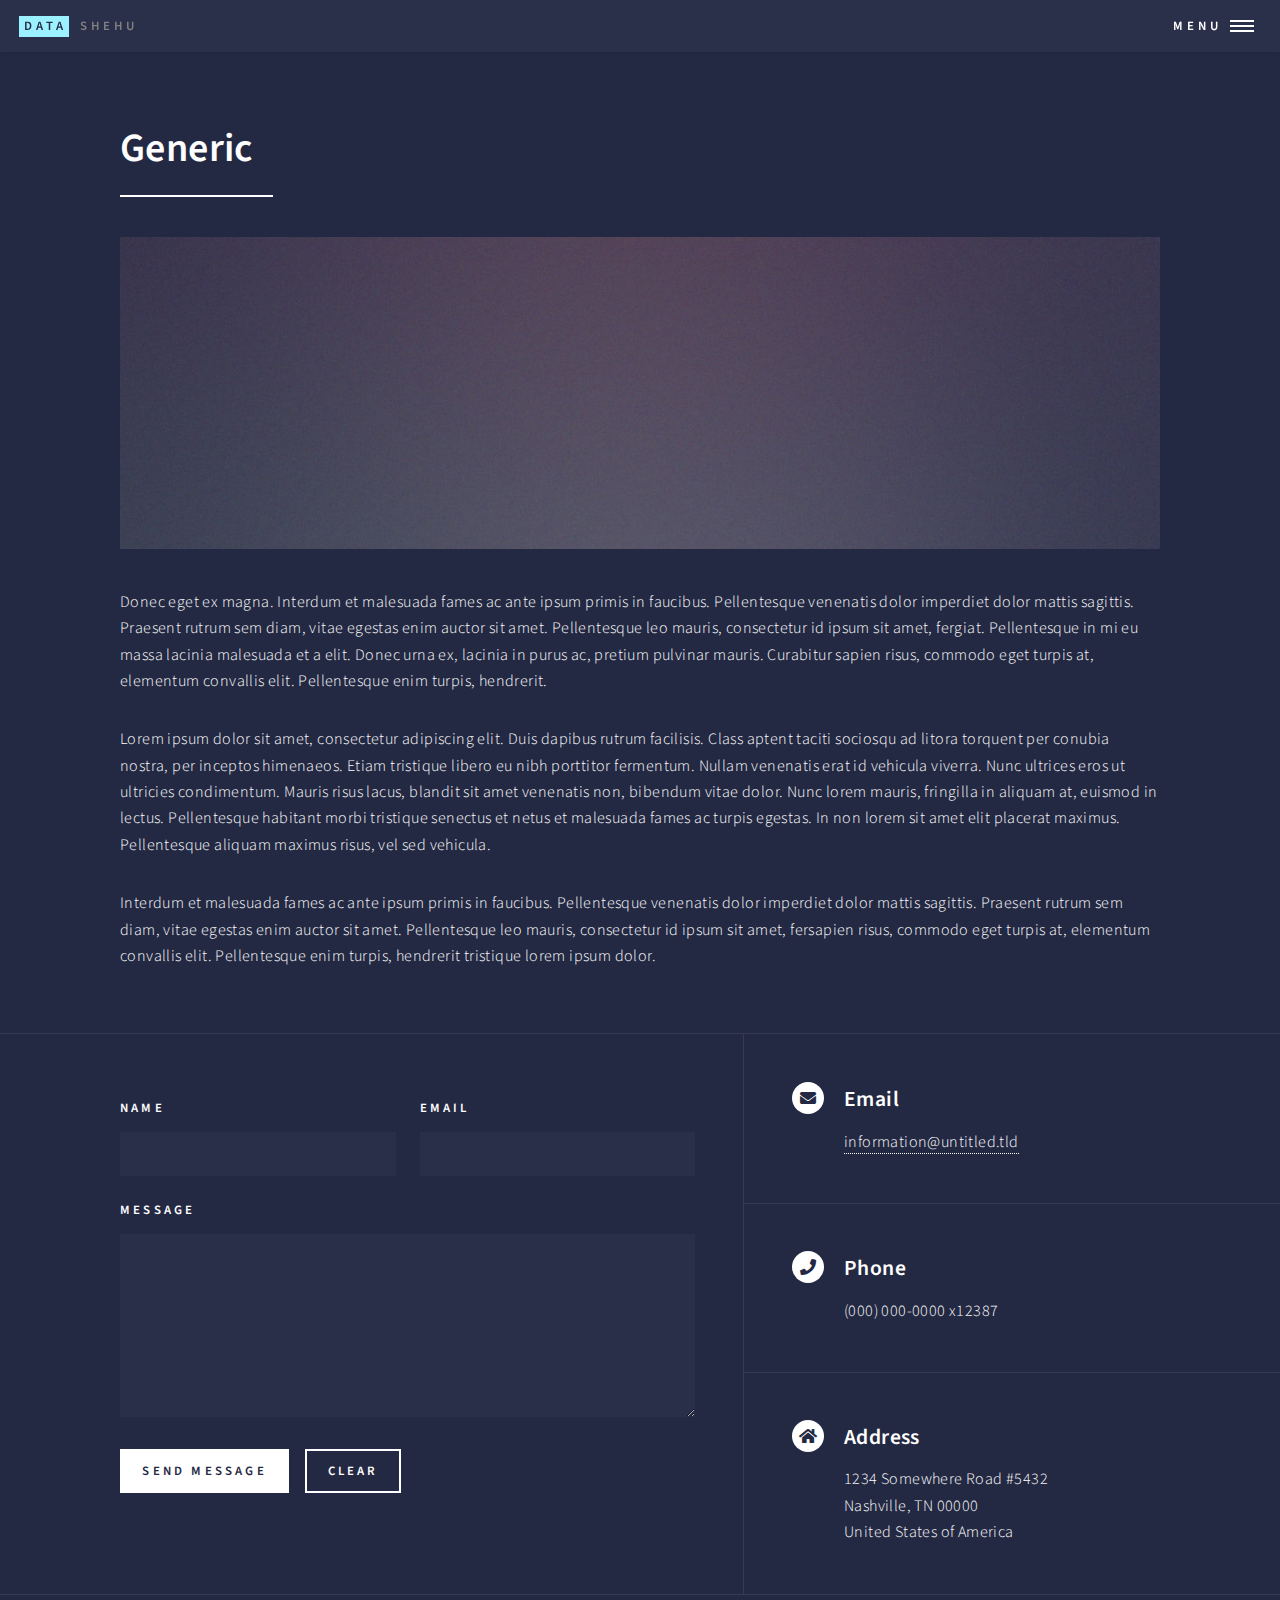
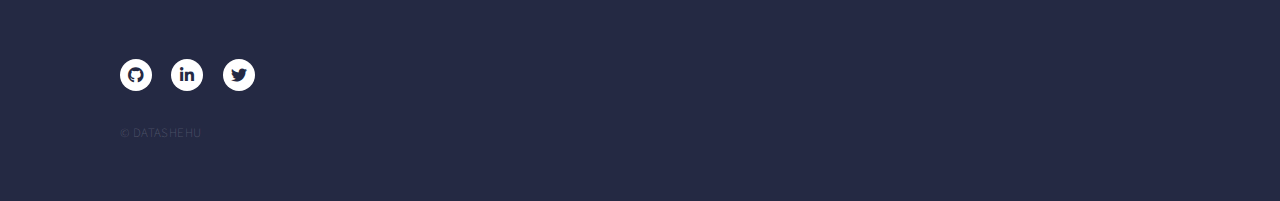
<file: Generic.html>
<!DOCTYPE HTML>

<html>
	<head>
		<title>Generic - Forty by HTML5 UP</title>
		<meta charset="utf-8" />
		<meta name="viewport" content="width=device-width, initial-scale=1, user-scalable=no" />
		<link rel="stylesheet" href="assets/css/main.css" />
		<noscript><link rel="stylesheet" href="assets/css/noscript.css" /></noscript>
	</head>
	<body class="is-preload">

		<!-- Wrapper -->
			<div id="wrapper">

				<!-- Header -->
					<header id="header">
						<a href="index.html" class="logo"><strong>DATA</strong> <span>SHEHU</span></a>
						<nav>
							<a href="#menu">Menu</a>
						</nav>
					</header>

				<!-- Menu -->
				<nav id="menu">
					<ul class="links">
						<li><a href="index.html">Home</a></li>
						<li><a href="Aboutme.html">About Me</a></li>
						<li><a href="Letter.ai.html">Letter.ai</a></li>
						<li><a href="References.html">References</a></li>
					</ul>
					<ul class="actions stacked">
						<li><a href="DailyTracker.html" class="button primary fit">DAILYTRACKER</a></li>
					</ul>
				</nav>

				<!-- Main -->
					<div id="main" class="alt">

						<!-- One -->
							<section id="one">
								<div class="inner">
									<header class="major">
										<h1>Generic</h1>
									</header>
									<span class="image main"><img src="images/pic11.jpg" alt="" /></span>
									<p>Donec eget ex magna. Interdum et malesuada fames ac ante ipsum primis in faucibus. Pellentesque venenatis dolor imperdiet dolor mattis sagittis. Praesent rutrum sem diam, vitae egestas enim auctor sit amet. Pellentesque leo mauris, consectetur id ipsum sit amet, fergiat. Pellentesque in mi eu massa lacinia malesuada et a elit. Donec urna ex, lacinia in purus ac, pretium pulvinar mauris. Curabitur sapien risus, commodo eget turpis at, elementum convallis elit. Pellentesque enim turpis, hendrerit.</p>
									<p>Lorem ipsum dolor sit amet, consectetur adipiscing elit. Duis dapibus rutrum facilisis. Class aptent taciti sociosqu ad litora torquent per conubia nostra, per inceptos himenaeos. Etiam tristique libero eu nibh porttitor fermentum. Nullam venenatis erat id vehicula viverra. Nunc ultrices eros ut ultricies condimentum. Mauris risus lacus, blandit sit amet venenatis non, bibendum vitae dolor. Nunc lorem mauris, fringilla in aliquam at, euismod in lectus. Pellentesque habitant morbi tristique senectus et netus et malesuada fames ac turpis egestas. In non lorem sit amet elit placerat maximus. Pellentesque aliquam maximus risus, vel sed vehicula.</p>
									<p>Interdum et malesuada fames ac ante ipsum primis in faucibus. Pellentesque venenatis dolor imperdiet dolor mattis sagittis. Praesent rutrum sem diam, vitae egestas enim auctor sit amet. Pellentesque leo mauris, consectetur id ipsum sit amet, fersapien risus, commodo eget turpis at, elementum convallis elit. Pellentesque enim turpis, hendrerit tristique lorem ipsum dolor.</p>
								</div>
							</section>

					</div>

				<!-- Contact -->
					<section id="contact">
						<div class="inner">
							<section>
								<form method="post" action="#">
									<div class="fields">
										<div class="field half">
											<label for="name">Name</label>
											<input type="text" name="name" id="name" />
										</div>
										<div class="field half">
											<label for="email">Email</label>
											<input type="text" name="email" id="email" />
										</div>
										<div class="field">
											<label for="message">Message</label>
											<textarea name="message" id="message" rows="6"></textarea>
										</div>
									</div>
									<ul class="actions">
										<li><input type="submit" value="Send Message" class="primary" /></li>
										<li><input type="reset" value="Clear" /></li>
									</ul>
								</form>
							</section>
							<section class="split">
								<section>
									<div class="contact-method">
										<span class="icon solid alt fa-envelope"></span>
										<h3>Email</h3>
										<a href="#">information@untitled.tld</a>
									</div>
								</section>
								<section>
									<div class="contact-method">
										<span class="icon solid alt fa-phone"></span>
										<h3>Phone</h3>
										<span>(000) 000-0000 x12387</span>
									</div>
								</section>
								<section>
									<div class="contact-method">
										<span class="icon solid alt fa-home"></span>
										<h3>Address</h3>
										<span>1234 Somewhere Road #5432<br />
										Nashville, TN 00000<br />
										United States of America</span>
									</div>
								</section>
							</section>
						</div>
					</section>

				<!-- Footer -->
				<footer id="footer">
					<div class="inner">
						<ul class="icons">
							<li><a href="https://github.com/ahxMad"  target= "_blank" class="icon brands alt fa-github"><span class="label">GitHub</span></a></li>
							<li><a href="https://www.linkedin.com/in/shehuahmad/"  target= "_blank" class="icon brands alt fa-linkedin-in"><span class="label">LinkedIn</span></a></li>
							<li><a href="https://twitter.com/datashehu"  target= "_blank" class="icon brands alt fa-twitter"><span class="label">Twitter</span></a></li>

						</ul>
						<ul class="copyright">
							<li>&copy; DATASHEHU </li>
						</ul>
					</div>
				</footer>

		</div>

	<!-- Scripts -->
		<script src="assets/js/jquery.min.js"></script>
		<script src="assets/js/jquery.scrolly.min.js"></script>
		<script src="assets/js/jquery.scrollex.min.js"></script>
		<script src="assets/js/browser.min.js"></script>
		<script src="assets/js/breakpoints.min.js"></script>
		<script src="assets/js/util.js"></script>
		<script src="assets/js/main.js"></script>

</body>
</html>
</file>
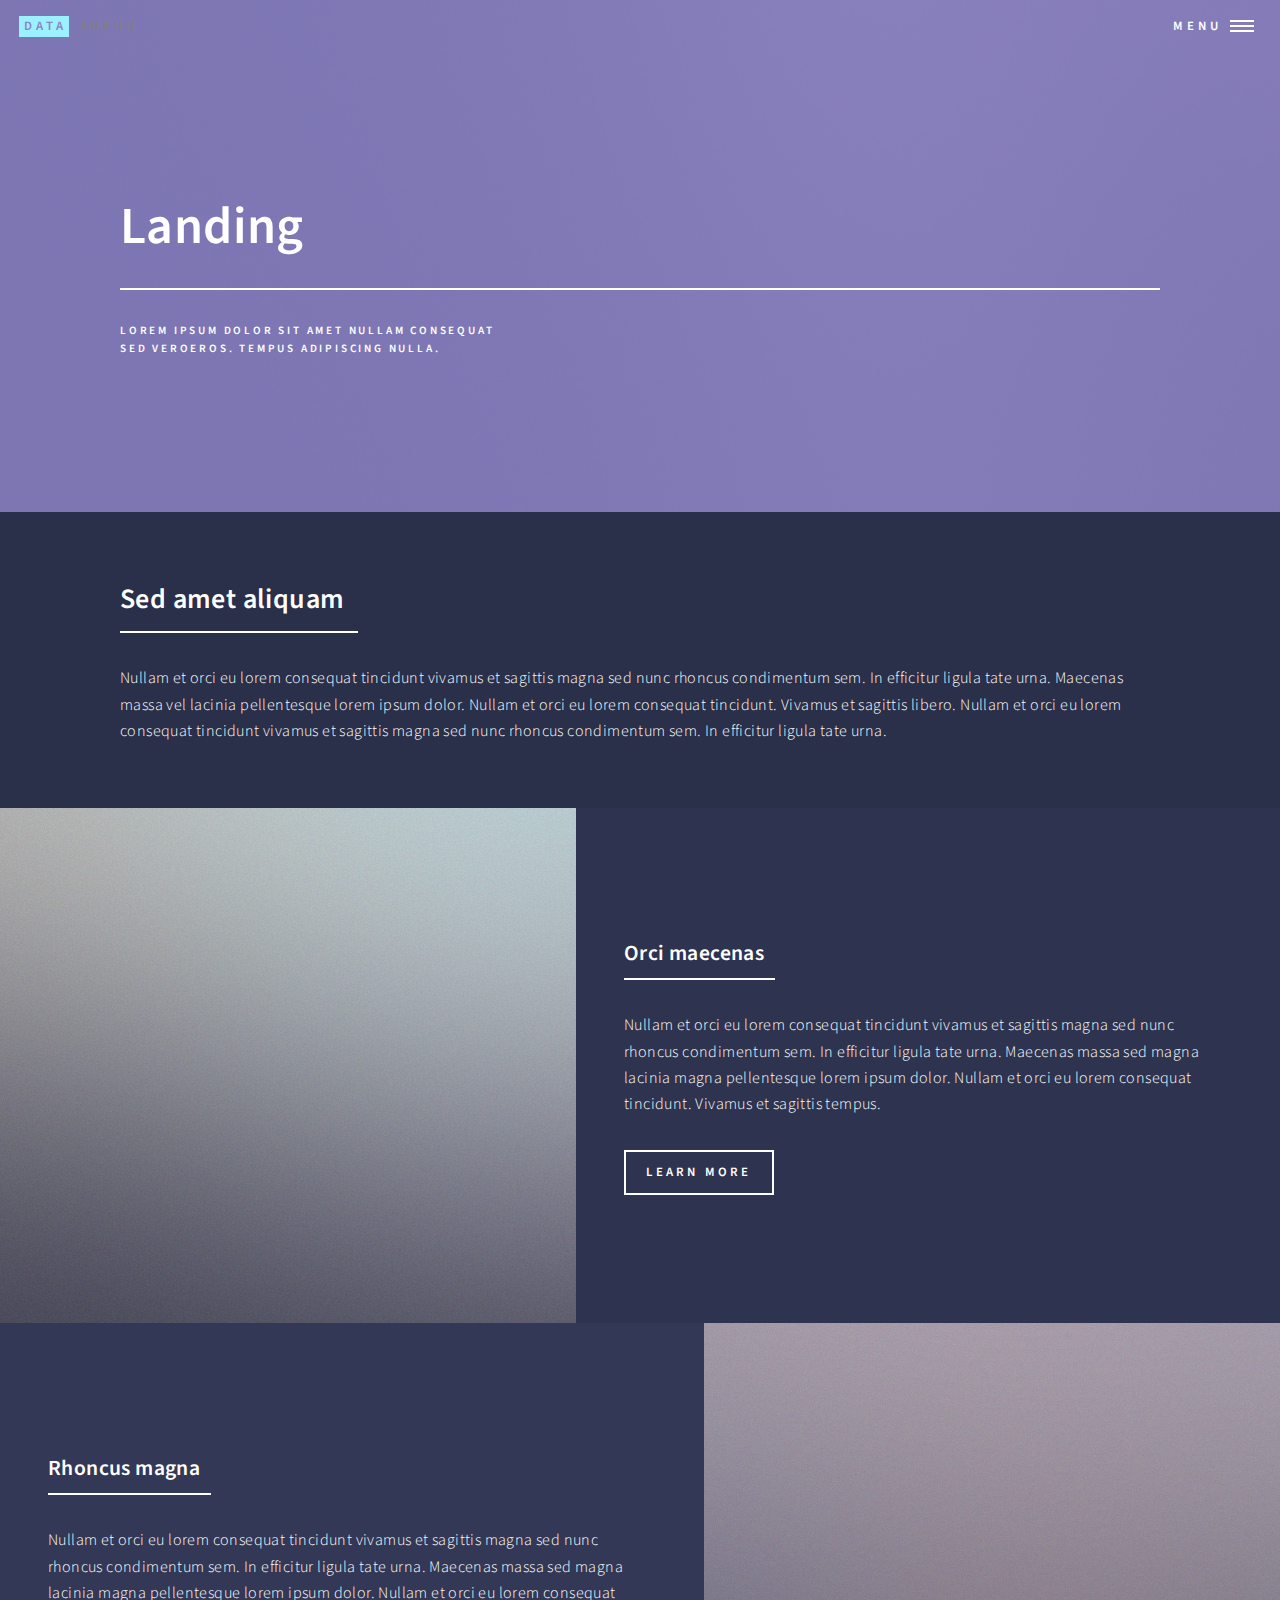
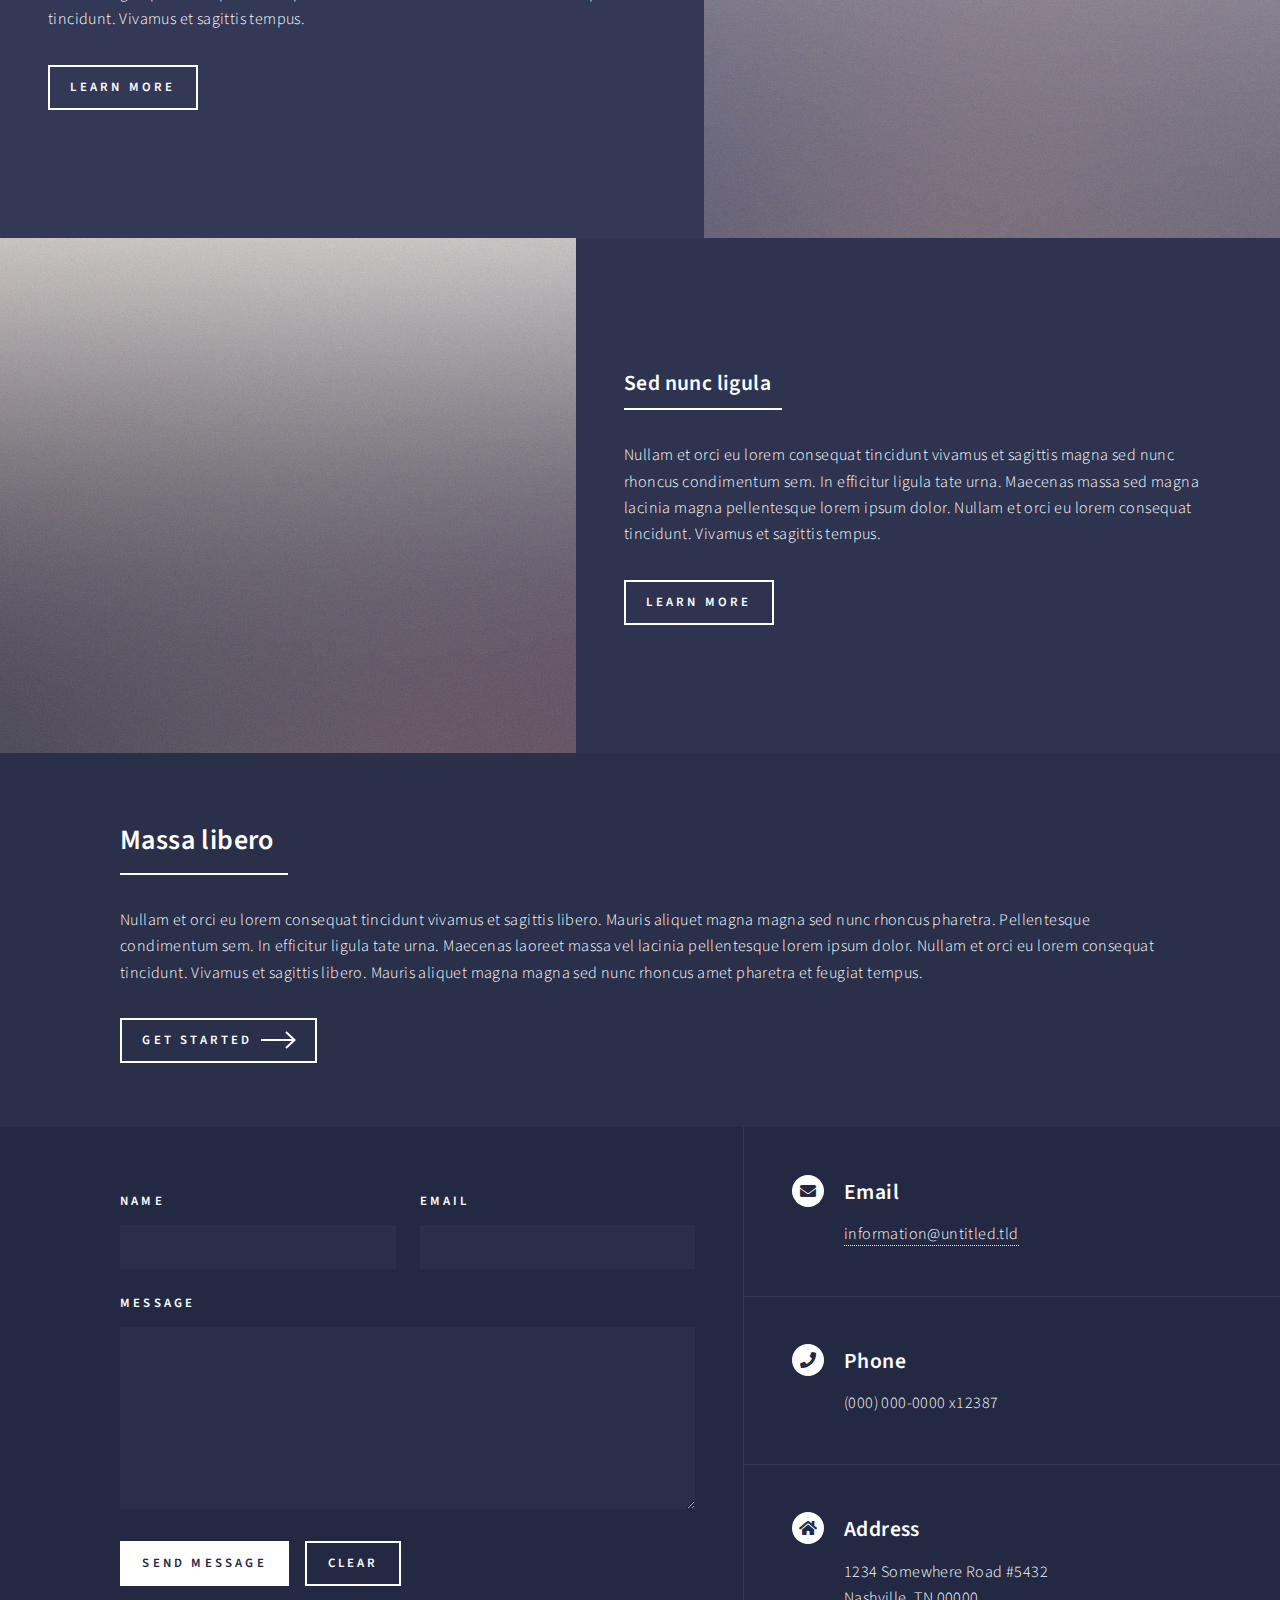
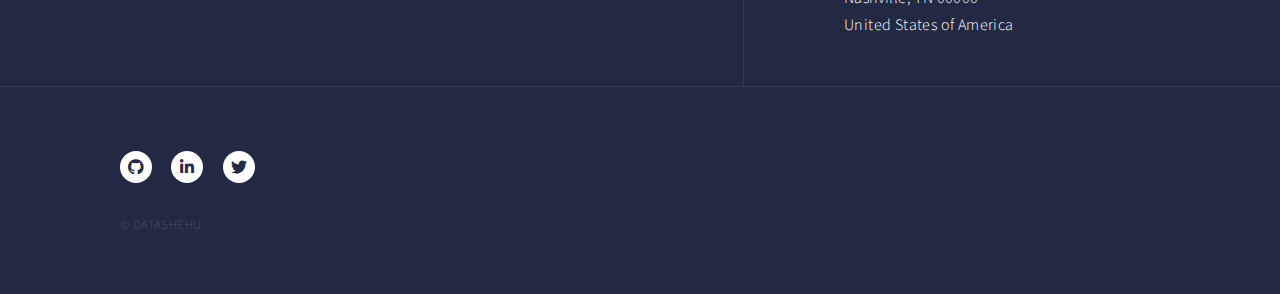
<file: Landing.html>
<!DOCTYPE HTML>

<html>
	<head>
		<title>LANDING PAGE</title>
		<meta charset="utf-8" />
		<meta name="viewport" content="width=device-width, initial-scale=1, user-scalable=no" />
		<link rel="stylesheet" href="assets/css/main.css" />
		<noscript><link rel="stylesheet" href="assets/css/noscript.css" /></noscript>
	</head>
	<body class="is-preload">

		<!-- Wrapper -->
			<div id="wrapper">

				<!-- Header -->
				<!-- Note: The "styleN" class below should match that of the banner element. -->
					<header id="header" class="alt style2">
						<a href="index.html" class="logo"><strong>DATA</strong> <span>SHEHU</span></a>
						<nav>
							<a href="#menu">Menu</a>
						</nav>
					</header>

				<!-- Menu -->
				<nav id="menu">
					<ul class="links">
						<li><a href="index.html">Home</a></li>
						<li><a href="Aboutme.html">About Me</a></li>
						<li><a href="Letter.ai.html">Letter.ai</a></li>
						<li><a href="References.html">References</a></li>
					</ul>
					<ul class="actions stacked">
						<li><a href="DailyTracker.html" class="button primary fit">DAILYTRACKER</a></li>
					</ul>
				</nav>

				<!-- Banner -->
				<!-- Note: The "styleN" class below should match that of the header element. -->
					<section id="banner" class="style2">
						<div class="inner">
							<span class="image">
								<img src="images/pic07.jpg" alt="" />
							</span>
							<header class="major">
								<h1>Landing</h1>
							</header>
							<div class="content">
								<p>Lorem ipsum dolor sit amet nullam consequat<br />
								sed veroeros. tempus adipiscing nulla.</p>
							</div>
						</div>
					</section>

				<!-- Main -->
					<div id="main">

						<!-- One -->
							<section id="one">
								<div class="inner">
									<header class="major">
										<h2>Sed amet aliquam</h2>
									</header>
									<p>Nullam et orci eu lorem consequat tincidunt vivamus et sagittis magna sed nunc rhoncus condimentum sem. In efficitur ligula tate urna. Maecenas massa vel lacinia pellentesque lorem ipsum dolor. Nullam et orci eu lorem consequat tincidunt. Vivamus et sagittis libero. Nullam et orci eu lorem consequat tincidunt vivamus et sagittis magna sed nunc rhoncus condimentum sem. In efficitur ligula tate urna.</p>
								</div>
							</section>

						<!-- Two -->
							<section id="two" class="spotlights">
								<section>
									<a href="generic.html" class="image">
										<img src="images/pic08.jpg" alt="" data-position="center center" />
									</a>
									<div class="content">
										<div class="inner">
											<header class="major">
												<h3>Orci maecenas</h3>
											</header>
											<p>Nullam et orci eu lorem consequat tincidunt vivamus et sagittis magna sed nunc rhoncus condimentum sem. In efficitur ligula tate urna. Maecenas massa sed magna lacinia magna pellentesque lorem ipsum dolor. Nullam et orci eu lorem consequat tincidunt. Vivamus et sagittis tempus.</p>
											<ul class="actions">
												<li><a href="generic.html" class="button">Learn more</a></li>
											</ul>
										</div>
									</div>
								</section>
								<section>
									<a href="generic.html" class="image">
										<img src="images/pic09.jpg" alt="" data-position="top center" />
									</a>
									<div class="content">
										<div class="inner">
											<header class="major">
												<h3>Rhoncus magna</h3>
											</header>
											<p>Nullam et orci eu lorem consequat tincidunt vivamus et sagittis magna sed nunc rhoncus condimentum sem. In efficitur ligula tate urna. Maecenas massa sed magna lacinia magna pellentesque lorem ipsum dolor. Nullam et orci eu lorem consequat tincidunt. Vivamus et sagittis tempus.</p>
											<ul class="actions">
												<li><a href="generic.html" class="button">Learn more</a></li>
											</ul>
										</div>
									</div>
								</section>
								<section>
									<a href="generic.html" class="image">
										<img src="images/pic10.jpg" alt="" data-position="25% 25%" />
									</a>
									<div class="content">
										<div class="inner">
											<header class="major">
												<h3>Sed nunc ligula</h3>
											</header>
											<p>Nullam et orci eu lorem consequat tincidunt vivamus et sagittis magna sed nunc rhoncus condimentum sem. In efficitur ligula tate urna. Maecenas massa sed magna lacinia magna pellentesque lorem ipsum dolor. Nullam et orci eu lorem consequat tincidunt. Vivamus et sagittis tempus.</p>
											<ul class="actions">
												<li><a href="generic.html" class="button">Learn more</a></li>
											</ul>
										</div>
									</div>
								</section>
							</section>

						<!-- Three -->
							<section id="three">
								<div class="inner">
									<header class="major">
										<h2>Massa libero</h2>
									</header>
									<p>Nullam et orci eu lorem consequat tincidunt vivamus et sagittis libero. Mauris aliquet magna magna sed nunc rhoncus pharetra. Pellentesque condimentum sem. In efficitur ligula tate urna. Maecenas laoreet massa vel lacinia pellentesque lorem ipsum dolor. Nullam et orci eu lorem consequat tincidunt. Vivamus et sagittis libero. Mauris aliquet magna magna sed nunc rhoncus amet pharetra et feugiat tempus.</p>
									<ul class="actions">
										<li><a href="generic.html" class="button next">Get Started</a></li>
									</ul>
								</div>
							</section>

					</div>

				<!-- Contact -->
					<section id="contact">
						<div class="inner">
							<section>
								<form method="post" action="#">
									<div class="fields">
										<div class="field half">
											<label for="name">Name</label>
											<input type="text" name="name" id="name" />
										</div>
										<div class="field half">
											<label for="email">Email</label>
											<input type="text" name="email" id="email" />
										</div>
										<div class="field">
											<label for="message">Message</label>
											<textarea name="message" id="message" rows="6"></textarea>
										</div>
									</div>
									<ul class="actions">
										<li><input type="submit" value="Send Message" class="primary" /></li>
										<li><input type="reset" value="Clear" /></li>
									</ul>
								</form>
							</section>
							<section class="split">
								<section>
									<div class="contact-method">
										<span class="icon solid alt fa-envelope"></span>
										<h3>Email</h3>
										<a href="#">information@untitled.tld</a>
									</div>
								</section>
								<section>
									<div class="contact-method">
										<span class="icon solid alt fa-phone"></span>
										<h3>Phone</h3>
										<span>(000) 000-0000 x12387</span>
									</div>
								</section>
								<section>
									<div class="contact-method">
										<span class="icon solid alt fa-home"></span>
										<h3>Address</h3>
										<span>1234 Somewhere Road #5432<br />
										Nashville, TN 00000<br />
										United States of America</span>
									</div>
								</section>
							</section>
						</div>

					</section>

				<!-- Footer -->
				<footer id="footer">
					<div class="inner">
						<ul class="icons">
							<li><a href="https://github.com/ahxMad"  target= "_blank" class="icon brands alt fa-github"><span class="label">GitHub</span></a></li>
							<li><a href="https://www.linkedin.com/in/shehuahmad/"  target= "_blank" class="icon brands alt fa-linkedin-in"><span class="label">LinkedIn</span></a></li>
							<li><a href="https://twitter.com/datashehu"  target= "_blank" class="icon brands alt fa-twitter"><span class="label">Twitter</span></a></li>

						</ul>
						<ul class="copyright">
							<li>&copy; DATASHEHU </li>
						</ul>
					</div>
				</footer>

		</div>

	<!-- Scripts -->
		<script src="assets/js/jquery.min.js"></script>
		<script src="assets/js/jquery.scrolly.min.js"></script>
		<script src="assets/js/jquery.scrollex.min.js"></script>
		<script src="assets/js/browser.min.js"></script>
		<script src="assets/js/breakpoints.min.js"></script>
		<script src="assets/js/util.js"></script>
		<script src="assets/js/main.js"></script>

</body>
</html>
</file>
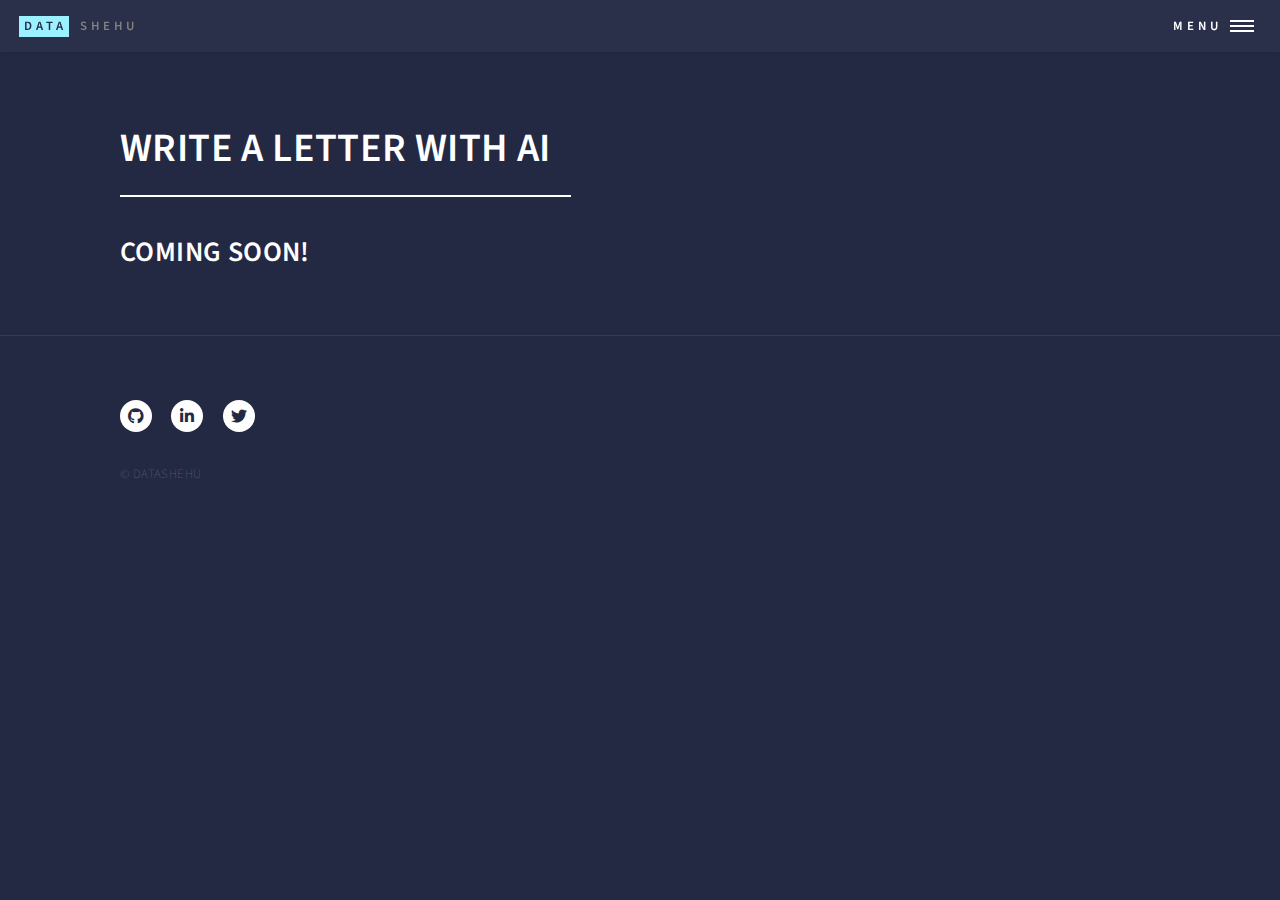
<file: Letter.ai.html>
<!DOCTYPE HTML>

<html>
	<head>
		<title>LETTER.AI</title>
		<meta charset="utf-8" />
		<meta name="viewport" content="width=device-width, initial-scale=1, user-scalable=no" />
		<link rel="stylesheet" href="assets/css/main.css" />
		<noscript><link rel="stylesheet" href="assets/css/noscript.css" /></noscript>
		<link rel="icon" type="image/png" href="images/ai2.png">

		
	</head>
	<body class="is-preload">

		<!-- Wrapper -->
			<div id="wrapper">

				<!-- Header -->
					<header id="header">
						<a href="index.html" class="logo"><strong>DATA</strong> <span>SHEHU</span></a>
						<nav>
							<a href="#menu">Menu</a>
						</nav>
					</header>

				<!-- Menu -->
				<nav id="menu">
					<ul class="links">
						<li><a href="index.html">Home</a></li>
						<li><a href="Aboutme.html">About Me</a></li>
						<li><a href="Letter.ai.html">Letter.ai</a></li>
						<li><a href="References.html">References</a></li>
					</ul>
					<ul class="actions stacked">
						<li><a href="DailyTracker.html" class="button primary fit">DailyTracker!</a></li>
					</ul>
				</nav>

				<!-- Main -->
					<div id="main" class="alt">

						<!-- One -->
							<section id="one">
								<div class="inner">
									<header class="major">
										<h1>WRITE A LETTER WITH AI</h1>
									</header>
									<h2>COMING SOON!</h2>
								</div>
							</section>

					</div>

				
				<!-- Footer -->
					<footer id="footer">
						<div class="inner">
							<ul class="icons">
								<li><a href="https://github.com/ahxMad"  target= "_blank" class="icon brands alt fa-github"><span class="label">GitHub</span></a></li>
								<li><a href="https://www.linkedin.com/in/shehuahmad/"  target= "_blank" class="icon brands alt fa-linkedin-in"><span class="label">LinkedIn</span></a></li>
								<li><a href="https://twitter.com/datashehu"  target= "_blank" class="icon brands alt fa-twitter"><span class="label">Twitter</span></a></li>

							</ul>
							<ul class="copyright">
								<li>&copy; DATASHEHU </li>
							</ul>
						</div>
					</footer>

			</div>

		<!-- Scripts -->
			<script src="assets/js/jquery.min.js"></script>
			<script src="assets/js/jquery.scrolly.min.js"></script>
			<script src="assets/js/jquery.scrollex.min.js"></script>
			<script src="assets/js/browser.min.js"></script>
			<script src="assets/js/breakpoints.min.js"></script>
			<script src="assets/js/util.js"></script>
			<script src="assets/js/main.js"></script>

	</body>
</html>
</file>
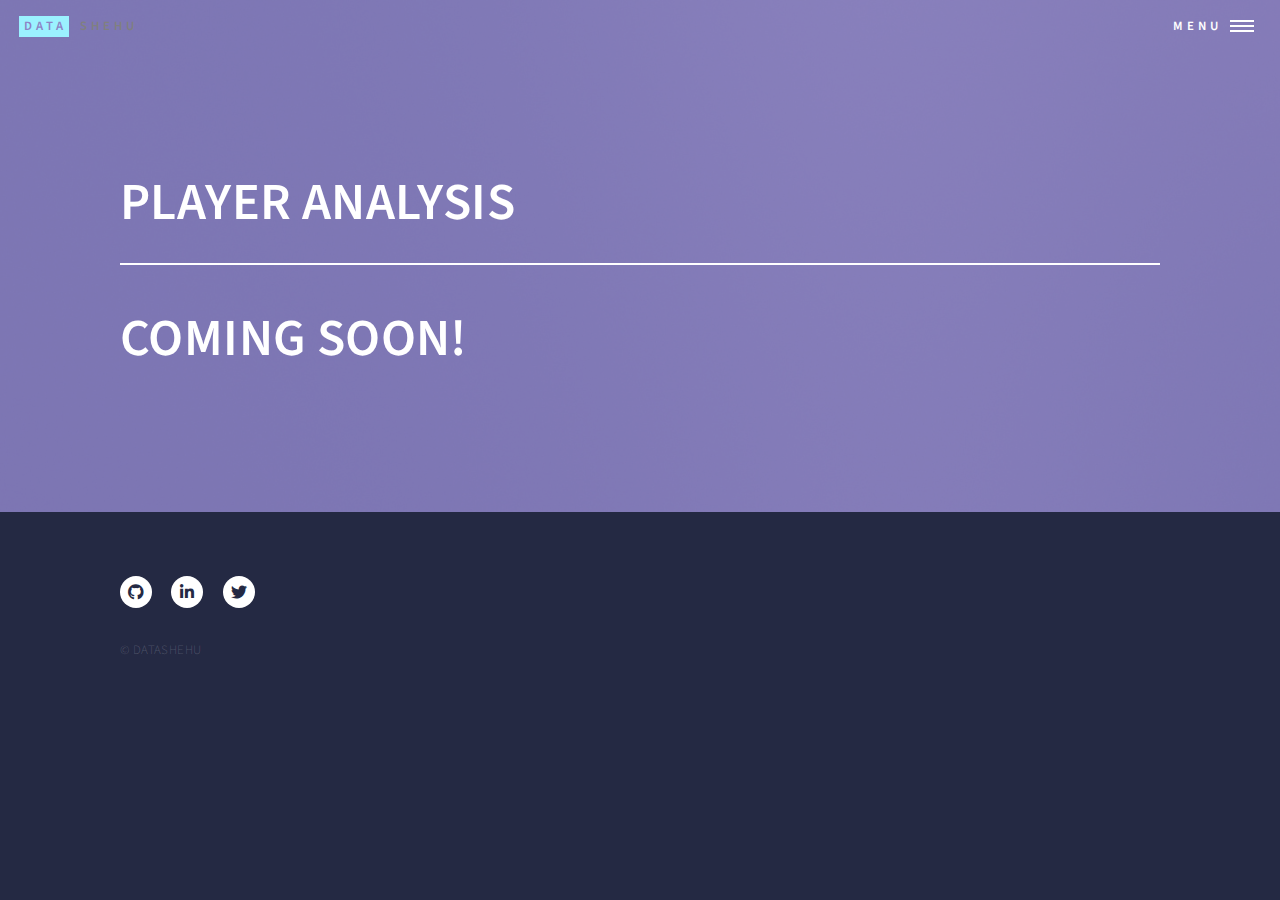
<file: PlayerAnalysis.html>
<!DOCTYPE HTML>

<html>
	<head>
		<title>PLAYER ANALYSIS</title>
		<meta charset="utf-8" />
		<meta name="viewport" content="width=device-width, initial-scale=1, user-scalable=no" />
		<link rel="stylesheet" href="assets/css/main.css" />
		<noscript><link rel="stylesheet" href="assets/css/noscript.css" /></noscript>
	</head>
	<body class="is-preload">

		<!-- Wrapper -->
			<div id="wrapper">

				<!-- Header -->
				<!-- Note: The "styleN" class below should match that of the banner element. -->
					<header id="header" class="alt style2">
						<a href="index.html" class="logo"><strong>DATA</strong> <span>SHEHU</span></a>
						<nav>
							<a href="#menu">Menu</a>
						</nav>
					</header>

				<!-- Menu -->
				<nav id="menu">
					<ul class="links">
						<li><a href="index.html">Home</a></li>
						<li><a href="Aboutme.html">About Me</a></li>
						<li><a href="Letter.ai.html">Letter.ai</a></li>
						<li><a href="References.html">References</a></li>
					</ul>
					<ul class="actions stacked">
						<li><a href="DailyTracker.html" class="button primary fit">DAILYTRACKER</a></li>
					</ul>
				</nav>
				<!-- Banner -->
				<!-- Note: The "styleN" class below should match that of the header element. -->
					<section id="banner" class="style2">
						<div class="inner">
							<span class="image">
								<img src="images/pic07.jpg" alt="" />
							</span>
							<header class="major">
								<h1>PLAYER ANALYSIS</h1>
							</header>
							<div class="content">
								<h1>COMING SOON!</h1>
							</div>
						</div>
					</section>

				
				<!-- Footer -->
				<footer id="footer">
					<div class="inner">
						<ul class="icons">
							<li><a href="https://github.com/ahxMad"  target= "_blank" class="icon brands alt fa-github"><span class="label">GitHub</span></a></li>
							<li><a href="https://www.linkedin.com/in/shehuahmad/"  target= "_blank" class="icon brands alt fa-linkedin-in"><span class="label">LinkedIn</span></a></li>
							<li><a href="https://twitter.com/datashehu"  target= "_blank" class="icon brands alt fa-twitter"><span class="label">Twitter</span></a></li>

						</ul>
						<ul class="copyright">
							<li>&copy; DATASHEHU </li>
						</ul>
					</div>
				</footer>

		</div>

	<!-- Scripts -->
		<script src="assets/js/jquery.min.js"></script>
		<script src="assets/js/jquery.scrolly.min.js"></script>
		<script src="assets/js/jquery.scrollex.min.js"></script>
		<script src="assets/js/browser.min.js"></script>
		<script src="assets/js/breakpoints.min.js"></script>
		<script src="assets/js/util.js"></script>
		<script src="assets/js/main.js"></script>

</body>
</html>
</file>
<file: assets/css/noscript.css>
/*
	Forty by HTML5 UP
	html5up.net | @ajlkn
	Free for personal and commercial use under the CCA 3.0 license (html5up.net/license)
*/

/* Banner */

	body.is-preload #banner:after {
		opacity: 0.85;
	}

	body.is-preload #banner > .inner {
		-moz-filter: none;
		-webkit-filter: none;
		-ms-filter: none;
		filter: none;
		-moz-transform: none;
		-webkit-transform: none;
		-ms-transform: none;
		transform: none;
		opacity: 1;
	}
</file>
<file: assets/css/main.css>
@import url(fontawesome-all.min.css);
@import url("https://fonts.googleapis.com/css?family=Source+Sans+Pro:300,300italic,600,600italic");


html, body, div, span, applet, object,
iframe, h1, h2, h3, h4, h5, h6, p, blockquote,
pre, a, abbr, acronym, address, big, cite,
code, del, dfn, em, img, ins, kbd, q, s, samp,
small, strike, strong, sub, sup, tt, var, b,
u, i, center, dl, dt, dd, ol, ul, li, fieldset,
form, label, legend, table, caption, tbody,
tfoot, thead, tr, th, td, article, aside,
canvas, details, embed, figure, figcaption,
footer, header, hgroup, menu, nav, output, ruby,
section, summary, time, mark, audio, video {
	margin: 0;
	padding: 0;
	border: 0;
	font-size: 100%;
	font: inherit;
	vertical-align: baseline;}

article, aside, details, figcaption, figure,
footer, header, hgroup, menu, nav, section {
	display: block;}

body {
	line-height: 1;
}

ol, ul {
	list-style: none;
}

blockquote, q {
	quotes: none;
}

	blockquote:before, blockquote:after, q:before, q:after {
		content: '';
		content: none;
	}

table {
	border-collapse: collapse;
	border-spacing: 0;
}

body {
	-webkit-text-size-adjust: none;
}

mark {
	background-color: transparent;
	color: inherit;
}

input::-moz-focus-inner {
	border: 0;
	padding: 0;
}

input, select, textarea {
	-moz-appearance: none;
	-webkit-appearance: none;
	-ms-appearance: none;
	appearance: none;
}

/* Basic */

	@-ms-viewport {
		width: device-width;
	}

	body {
		-ms-overflow-style: scrollbar;
	}

	@media screen and (max-width: 480px) {

		html, body {
			min-width: 320px;
		}

	}

	html {
		box-sizing: border-box;
	}

	*, *:before, *:after {
		box-sizing: inherit;
	}

	body {
		background: #242943;
	}

		body.is-preload *, body.is-preload *:before, body.is-preload *:after {
			-moz-animation: none !important;
			-webkit-animation: none !important;
			-ms-animation: none !important;
			animation: none !important;
			-moz-transition: none !important;
			-webkit-transition: none !important;
			-ms-transition: none !important;
			transition: none !important;
		}

/* Type */

	body, input, select, textarea {
		color: #ffffff;
		font-family: "Source Sans Pro", Helvetica, sans-serif;
		font-size: 17pt;
		font-weight: 300;
		letter-spacing: 0.025em;
		line-height: 1.65;
	}

		@media screen and (max-width: 1680px) {

			body, input, select, textarea {
				font-size: 14pt;
			}

		}

		@media screen and (max-width: 1280px) {

			body, input, select, textarea {
				font-size: 12pt;
			}

		}

		@media screen and (max-width: 360px) {

			body, input, select, textarea {
				font-size: 11pt;
			}

		}

	a {
		-moz-transition: color 0.2s ease-in-out, border-bottom-color 0.2s ease-in-out;
		-webkit-transition: color 0.2s ease-in-out, border-bottom-color 0.2s ease-in-out;
		-ms-transition: color 0.2s ease-in-out, border-bottom-color 0.2s ease-in-out;
		transition: color 0.2s ease-in-out, border-bottom-color 0.2s ease-in-out;
		border-bottom: dotted 1px;
		color: inherit;
		text-decoration: none;
	}

		a:hover {
			border-bottom-color: transparent;
			color: #808080 !important;
		}

		a:active {
			color: #53e3fb !important;
		}

	strong, b {
		color: #ffffff;
		font-weight: 600;
	}

	em, i {
		font-style: italic;
	}

	p {
		margin: 0 0 2em 0;
	}

	h1, h2, h3, h4, h5, h6 {
		color: #ffffff;
		font-weight: 600;
		line-height: 1.65;
		margin: 0 0 1em 0;
	}

		h1 a, h2 a, h3 a, h4 a, h5 a, h6 a {
			color: inherit;
			border-bottom: 0;
		}

	h1 {
		font-size: 2.5em;
	}

	h2 {
		font-size: 1.75em;
	}

	h3 {
		font-size: 1.35em;
	}

	h4 {
		font-size: 1.1em;
	}

	h5 {
		font-size: 0.9em;
	}

	h6 {
		font-size: 0.7em;
	}

	@media screen and (max-width: 736px) {

		h1 {
			font-size: 2em;
		}

		h2 {
			font-size: 1.5em;
		}

		h3 {
			font-size: 1.25em;
		}

	}

	sub {
		font-size: 0.8em;
		position: relative;
		top: 0.5em;
	}

	sup {
		font-size: 0.8em;
		position: relative;
		top: -0.5em;
	}

	blockquote {
		border-left: solid 4px rgba(212, 212, 255, 0.1);
		font-style: italic;
		margin: 0 0 2em 0;
		padding: 0.5em 0 0.5em 2em;
	}

	code {
		background: rgba(212, 212, 255, 0.035);
		font-family: "Courier New", monospace;
		font-size: 0.9em;
		margin: 0 0.25em;
		padding: 0.25em 0.65em;
	}

	pre {
		-webkit-overflow-scrolling: touch;
		font-family: "Courier New", monospace;
		font-size: 0.9em;
		margin: 0 0 2em 0;
	}

		pre code {
			display: block;
			line-height: 1.75;
			padding: 1em 1.5em;
			overflow-x: auto;
		}

	hr {
		border: 0;
		border-bottom: solid 1px rgba(212, 212, 255, 0.1);
		margin: 2em 0;
	}

		hr.major {
			margin: 3em 0;
		}

	.align-left {
		text-align: left;
	}

	.align-center {
		text-align: center;
	}

	.align-right {
		text-align: right;
	}

/* Row */

	.row {
		display: flex;
		flex-wrap: wrap;
		box-sizing: border-box;
		align-items: stretch;
	}

		.row > * {
			box-sizing: border-box;
		}

		.row.gtr-uniform > * > :last-child {
			margin-bottom: 0;
		}

		.row.aln-left {
			justify-content: flex-start;
		}

		.row.aln-center {
			justify-content: center;
		}

		.row.aln-right {
			justify-content: flex-end;
		}

		.row.aln-top {
			align-items: flex-start;
		}

		.row.aln-middle {
			align-items: center;
		}

		.row.aln-bottom {
			align-items: flex-end;
		}

		.row > .imp {
			order: -1;
		}

		.row > .col-1 {
			width: 8.33333%;
		}

		.row > .off-1 {
			margin-left: 8.33333%;
		}

		.row > .col-2 {
			width: 16.66667%;
		}

		.row > .off-2 {
			margin-left: 16.66667%;
		}

		.row > .col-3 {
			width: 25%;
		}

		.row > .off-3 {
			margin-left: 25%;
		}

		.row > .col-4 {
			width: 33.33333%;
		}

		.row > .off-4 {
			margin-left: 33.33333%;
		}

		.row > .col-5 {
			width: 41.66667%;
		}

		.row > .off-5 {
			margin-left: 41.66667%;
		}

		.row > .col-6 {
			width: 50%;
		}

		.row > .off-6 {
			margin-left: 50%;
		}

		.row > .col-7 {
			width: 58.33333%;
		}

		.row > .off-7 {
			margin-left: 58.33333%;
		}

		.row > .col-8 {
			width: 66.66667%;
		}

		.row > .off-8 {
			margin-left: 66.66667%;
		}

		.row > .col-9 {
			width: 75%;
		}

		.row > .off-9 {
			margin-left: 75%;
		}

		.row > .col-10 {
			width: 83.33333%;
		}

		.row > .off-10 {
			margin-left: 83.33333%;
		}

		.row > .col-11 {
			width: 91.66667%;
		}

		.row > .off-11 {
			margin-left: 91.66667%;
		}

		.row > .col-12 {
			width: 100%;
		}

		.row > .off-12 {
			margin-left: 100%;
		}

		.row.gtr-0 {
			margin-top: 0;
			margin-left: 0em;
		}

			.row.gtr-0 > * {
				padding: 0 0 0 0em;
			}

			.row.gtr-0.gtr-uniform {
				margin-top: 0em;
			}

				.row.gtr-0.gtr-uniform > * {
					padding-top: 0em;
				}

		.row.gtr-25 {
			margin-top: 0;
			margin-left: -0.5em;
		}

			.row.gtr-25 > * {
				padding: 0 0 0 0.5em;
			}

			.row.gtr-25.gtr-uniform {
				margin-top: -0.5em;
			}

				.row.gtr-25.gtr-uniform > * {
					padding-top: 0.5em;
				}

		.row.gtr-50 {
			margin-top: 0;
			margin-left: -1em;
		}

			.row.gtr-50 > * {
				padding: 0 0 0 1em;
			}

			.row.gtr-50.gtr-uniform {
				margin-top: -1em;
			}

				.row.gtr-50.gtr-uniform > * {
					padding-top: 1em;
				}

		.row {
			margin-top: 0;
			margin-left: -2em;
		}

			.row > * {
				padding: 0 0 0 2em;
			}

			.row.gtr-uniform {
				margin-top: -2em;
			}

				.row.gtr-uniform > * {
					padding-top: 2em;
				}

		.row.gtr-150 {
			margin-top: 0;
			margin-left: -3em;
		}

			.row.gtr-150 > * {
				padding: 0 0 0 3em;
			}

			.row.gtr-150.gtr-uniform {
				margin-top: -3em;
			}

				.row.gtr-150.gtr-uniform > * {
					padding-top: 3em;
				}

		.row.gtr-200 {
			margin-top: 0;
			margin-left: -4em;
		}

			.row.gtr-200 > * {
				padding: 0 0 0 4em;
			}

			.row.gtr-200.gtr-uniform {
				margin-top: -4em;
			}

				.row.gtr-200.gtr-uniform > * {
					padding-top: 4em;
				}

		@media screen and (max-width: 1680px) {

			.row {
				display: flex;
				flex-wrap: wrap;
				box-sizing: border-box;
				align-items: stretch;
			}

				.row > * {
					box-sizing: border-box;
				}

				.row.gtr-uniform > * > :last-child {
					margin-bottom: 0;
				}

				.row.aln-left {
					justify-content: flex-start;
				}

				.row.aln-center {
					justify-content: center;
				}

				.row.aln-right {
					justify-content: flex-end;
				}

				.row.aln-top {
					align-items: flex-start;
				}

				.row.aln-middle {
					align-items: center;
				}

				.row.aln-bottom {
					align-items: flex-end;
				}

				.row > .imp-xlarge {
					order: -1;
				}

				.row > .col-1-xlarge {
					width: 8.33333%;
				}

				.row > .off-1-xlarge {
					margin-left: 8.33333%;
				}

				.row > .col-2-xlarge {
					width: 16.66667%;
				}

				.row > .off-2-xlarge {
					margin-left: 16.66667%;
				}

				.row > .col-3-xlarge {
					width: 25%;
				}

				.row > .off-3-xlarge {
					margin-left: 25%;
				}

				.row > .col-4-xlarge {
					width: 33.33333%;
				}

				.row > .off-4-xlarge {
					margin-left: 33.33333%;
				}

				.row > .col-5-xlarge {
					width: 41.66667%;
				}

				.row > .off-5-xlarge {
					margin-left: 41.66667%;
				}

				.row > .col-6-xlarge {
					width: 50%;
				}

				.row > .off-6-xlarge {
					margin-left: 50%;
				}

				.row > .col-7-xlarge {
					width: 58.33333%;
				}

				.row > .off-7-xlarge {
					margin-left: 58.33333%;
				}

				.row > .col-8-xlarge {
					width: 66.66667%;
				}

				.row > .off-8-xlarge {
					margin-left: 66.66667%;
				}

				.row > .col-9-xlarge {
					width: 75%;
				}

				.row > .off-9-xlarge {
					margin-left: 75%;
				}

				.row > .col-10-xlarge {
					width: 83.33333%;
				}

				.row > .off-10-xlarge {
					margin-left: 83.33333%;
				}

				.row > .col-11-xlarge {
					width: 91.66667%;
				}

				.row > .off-11-xlarge {
					margin-left: 91.66667%;
				}

				.row > .col-12-xlarge {
					width: 100%;
				}

				.row > .off-12-xlarge {
					margin-left: 100%;
				}

				.row.gtr-0 {
					margin-top: 0;
					margin-left: 0em;
				}

					.row.gtr-0 > * {
						padding: 0 0 0 0em;
					}

					.row.gtr-0.gtr-uniform {
						margin-top: 0em;
					}

						.row.gtr-0.gtr-uniform > * {
							padding-top: 0em;
						}

				.row.gtr-25 {
					margin-top: 0;
					margin-left: -0.5em;
				}

					.row.gtr-25 > * {
						padding: 0 0 0 0.5em;
					}

					.row.gtr-25.gtr-uniform {
						margin-top: -0.5em;
					}

						.row.gtr-25.gtr-uniform > * {
							padding-top: 0.5em;
						}

				.row.gtr-50 {
					margin-top: 0;
					margin-left: -1em;
				}

					.row.gtr-50 > * {
						padding: 0 0 0 1em;
					}

					.row.gtr-50.gtr-uniform {
						margin-top: -1em;
					}

						.row.gtr-50.gtr-uniform > * {
							padding-top: 1em;
						}

				.row {
					margin-top: 0;
					margin-left: -2em;
				}

					.row > * {
						padding: 0 0 0 2em;
					}

					.row.gtr-uniform {
						margin-top: -2em;
					}

						.row.gtr-uniform > * {
							padding-top: 2em;
						}

				.row.gtr-150 {
					margin-top: 0;
					margin-left: -3em;
				}

					.row.gtr-150 > * {
						padding: 0 0 0 3em;
					}

					.row.gtr-150.gtr-uniform {
						margin-top: -3em;
					}

						.row.gtr-150.gtr-uniform > * {
							padding-top: 3em;
						}

				.row.gtr-200 {
					margin-top: 0;
					margin-left: -4em;
				}

					.row.gtr-200 > * {
						padding: 0 0 0 4em;
					}

					.row.gtr-200.gtr-uniform {
						margin-top: -4em;
					}

						.row.gtr-200.gtr-uniform > * {
							padding-top: 4em;
						}

		}

		@media screen and (max-width: 1280px) {

			.row {
				display: flex;
				flex-wrap: wrap;
				box-sizing: border-box;
				align-items: stretch;
			}

				.row > * {
					box-sizing: border-box;
				}

				.row.gtr-uniform > * > :last-child {
					margin-bottom: 0;
				}

				.row.aln-left {
					justify-content: flex-start;
				}

				.row.aln-center {
					justify-content: center;
				}

				.row.aln-right {
					justify-content: flex-end;
				}

				.row.aln-top {
					align-items: flex-start;
				}

				.row.aln-middle {
					align-items: center;
				}

				.row.aln-bottom {
					align-items: flex-end;
				}

				.row > .imp-large {
					order: -1;
				}

				.row > .col-1-large {
					width: 8.33333%;
				}

				.row > .off-1-large {
					margin-left: 8.33333%;
				}

				.row > .col-2-large {
					width: 16.66667%;
				}

				.row > .off-2-large {
					margin-left: 16.66667%;
				}

				.row > .col-3-large {
					width: 25%;
				}

				.row > .off-3-large {
					margin-left: 25%;
				}

				.row > .col-4-large {
					width: 33.33333%;
				}

				.row > .off-4-large {
					margin-left: 33.33333%;
				}

				.row > .col-5-large {
					width: 41.66667%;
				}

				.row > .off-5-large {
					margin-left: 41.66667%;
				}

				.row > .col-6-large {
					width: 50%;
				}

				.row > .off-6-large {
					margin-left: 50%;
				}

				.row > .col-7-large {
					width: 58.33333%;
				}

				.row > .off-7-large {
					margin-left: 58.33333%;
				}

				.row > .col-8-large {
					width: 66.66667%;
				}

				.row > .off-8-large {
					margin-left: 66.66667%;
				}

				.row > .col-9-large {
					width: 75%;
				}

				.row > .off-9-large {
					margin-left: 75%;
				}

				.row > .col-10-large {
					width: 83.33333%;
				}

				.row > .off-10-large {
					margin-left: 83.33333%;
				}

				.row > .col-11-large {
					width: 91.66667%;
				}

				.row > .off-11-large {
					margin-left: 91.66667%;
				}

				.row > .col-12-large {
					width: 100%;
				}

				.row > .off-12-large {
					margin-left: 100%;
				}

				.row.gtr-0 {
					margin-top: 0;
					margin-left: 0em;
				}

					.row.gtr-0 > * {
						padding: 0 0 0 0em;
					}

					.row.gtr-0.gtr-uniform {
						margin-top: 0em;
					}

						.row.gtr-0.gtr-uniform > * {
							padding-top: 0em;
						}

				.row.gtr-25 {
					margin-top: 0;
					margin-left: -0.375em;
				}

					.row.gtr-25 > * {
						padding: 0 0 0 0.375em;
					}

					.row.gtr-25.gtr-uniform {
						margin-top: -0.375em;
					}

						.row.gtr-25.gtr-uniform > * {
							padding-top: 0.375em;
						}

				.row.gtr-50 {
					margin-top: 0;
					margin-left: -0.75em;
				}

					.row.gtr-50 > * {
						padding: 0 0 0 0.75em;
					}

					.row.gtr-50.gtr-uniform {
						margin-top: -0.75em;
					}

						.row.gtr-50.gtr-uniform > * {
							padding-top: 0.75em;
						}

				.row {
					margin-top: 0;
					margin-left: -1.5em;
				}

					.row > * {
						padding: 0 0 0 1.5em;
					}

					.row.gtr-uniform {
						margin-top: -1.5em;
					}

						.row.gtr-uniform > * {
							padding-top: 1.5em;
						}

				.row.gtr-150 {
					margin-top: 0;
					margin-left: -2.25em;
				}

					.row.gtr-150 > * {
						padding: 0 0 0 2.25em;
					}

					.row.gtr-150.gtr-uniform {
						margin-top: -2.25em;
					}

						.row.gtr-150.gtr-uniform > * {
							padding-top: 2.25em;
						}

				.row.gtr-200 {
					margin-top: 0;
					margin-left: -3em;
				}

					.row.gtr-200 > * {
						padding: 0 0 0 3em;
					}

					.row.gtr-200.gtr-uniform {
						margin-top: -3em;
					}

						.row.gtr-200.gtr-uniform > * {
							padding-top: 3em;
						}

		}

		@media screen and (max-width: 980px) {

			.row {
				display: flex;
				flex-wrap: wrap;
				box-sizing: border-box;
				align-items: stretch;
			}

				.row > * {
					box-sizing: border-box;
				}

				.row.gtr-uniform > * > :last-child {
					margin-bottom: 0;
				}

				.row.aln-left {
					justify-content: flex-start;
				}

				.row.aln-center {
					justify-content: center;
				}

				.row.aln-right {
					justify-content: flex-end;
				}

				.row.aln-top {
					align-items: flex-start;
				}

				.row.aln-middle {
					align-items: center;
				}

				.row.aln-bottom {
					align-items: flex-end;
				}

				.row > .imp-medium {
					order: -1;
				}

				.row > .col-1-medium {
					width: 8.33333%;
				}

				.row > .off-1-medium {
					margin-left: 8.33333%;
				}

				.row > .col-2-medium {
					width: 16.66667%;
				}

				.row > .off-2-medium {
					margin-left: 16.66667%;
				}

				.row > .col-3-medium {
					width: 25%;
				}

				.row > .off-3-medium {
					margin-left: 25%;
				}

				.row > .col-4-medium {
					width: 33.33333%;
				}

				.row > .off-4-medium {
					margin-left: 33.33333%;
				}

				.row > .col-5-medium {
					width: 41.66667%;
				}

				.row > .off-5-medium {
					margin-left: 41.66667%;
				}

				.row > .col-6-medium {
					width: 50%;
				}

				.row > .off-6-medium {
					margin-left: 50%;
				}

				.row > .col-7-medium {
					width: 58.33333%;
				}

				.row > .off-7-medium {
					margin-left: 58.33333%;
				}

				.row > .col-8-medium {
					width: 66.66667%;
				}

				.row > .off-8-medium {
					margin-left: 66.66667%;
				}

				.row > .col-9-medium {
					width: 75%;
				}

				.row > .off-9-medium {
					margin-left: 75%;
				}

				.row > .col-10-medium {
					width: 83.33333%;
				}

				.row > .off-10-medium {
					margin-left: 83.33333%;
				}

				.row > .col-11-medium {
					width: 91.66667%;
				}

				.row > .off-11-medium {
					margin-left: 91.66667%;
				}

				.row > .col-12-medium {
					width: 100%;
				}

				.row > .off-12-medium {
					margin-left: 100%;
				}

				.row.gtr-0 {
					margin-top: 0;
					margin-left: 0em;
				}

					.row.gtr-0 > * {
						padding: 0 0 0 0em;
					}

					.row.gtr-0.gtr-uniform {
						margin-top: 0em;
					}

						.row.gtr-0.gtr-uniform > * {
							padding-top: 0em;
						}

				.row.gtr-25 {
					margin-top: 0;
					margin-left: -0.375em;
				}

					.row.gtr-25 > * {
						padding: 0 0 0 0.375em;
					}

					.row.gtr-25.gtr-uniform {
						margin-top: -0.375em;
					}

						.row.gtr-25.gtr-uniform > * {
							padding-top: 0.375em;
						}

				.row.gtr-50 {
					margin-top: 0;
					margin-left: -0.75em;
				}

					.row.gtr-50 > * {
						padding: 0 0 0 0.75em;
					}

					.row.gtr-50.gtr-uniform {
						margin-top: -0.75em;
					}

						.row.gtr-50.gtr-uniform > * {
							padding-top: 0.75em;
						}

				.row {
					margin-top: 0;
					margin-left: -1.5em;
				}

					.row > * {
						padding: 0 0 0 1.5em;
					}

					.row.gtr-uniform {
						margin-top: -1.5em;
					}

						.row.gtr-uniform > * {
							padding-top: 1.5em;
						}

				.row.gtr-150 {
					margin-top: 0;
					margin-left: -2.25em;
				}

					.row.gtr-150 > * {
						padding: 0 0 0 2.25em;
					}

					.row.gtr-150.gtr-uniform {
						margin-top: -2.25em;
					}

						.row.gtr-150.gtr-uniform > * {
							padding-top: 2.25em;
						}

				.row.gtr-200 {
					margin-top: 0;
					margin-left: -3em;
				}

					.row.gtr-200 > * {
						padding: 0 0 0 3em;
					}

					.row.gtr-200.gtr-uniform {
						margin-top: -3em;
					}

						.row.gtr-200.gtr-uniform > * {
							padding-top: 3em;
						}

		}

		@media screen and (max-width: 736px) {

			.row {
				display: flex;
				flex-wrap: wrap;
				box-sizing: border-box;
				align-items: stretch;
			}

				.row > * {
					box-sizing: border-box;
				}

				.row.gtr-uniform > * > :last-child {
					margin-bottom: 0;
				}

				.row.aln-left {
					justify-content: flex-start;
				}

				.row.aln-center {
					justify-content: center;
				}

				.row.aln-right {
					justify-content: flex-end;
				}

				.row.aln-top {
					align-items: flex-start;
				}

				.row.aln-middle {
					align-items: center;
				}

				.row.aln-bottom {
					align-items: flex-end;
				}

				.row > .imp-small {
					order: -1;
				}

				.row > .col-1-small {
					width: 8.33333%;
				}

				.row > .off-1-small {
					margin-left: 8.33333%;
				}

				.row > .col-2-small {
					width: 16.66667%;
				}

				.row > .off-2-small {
					margin-left: 16.66667%;
				}

				.row > .col-3-small {
					width: 25%;
				}

				.row > .off-3-small {
					margin-left: 25%;
				}

				.row > .col-4-small {
					width: 33.33333%;
				}

				.row > .off-4-small {
					margin-left: 33.33333%;
				}

				.row > .col-5-small {
					width: 41.66667%;
				}

				.row > .off-5-small {
					margin-left: 41.66667%;
				}

				.row > .col-6-small {
					width: 50%;
				}

				.row > .off-6-small {
					margin-left: 50%;
				}

				.row > .col-7-small {
					width: 58.33333%;
				}

				.row > .off-7-small {
					margin-left: 58.33333%;
				}

				.row > .col-8-small {
					width: 66.66667%;
				}

				.row > .off-8-small {
					margin-left: 66.66667%;
				}

				.row > .col-9-small {
					width: 75%;
				}

				.row > .off-9-small {
					margin-left: 75%;
				}

				.row > .col-10-small {
					width: 83.33333%;
				}

				.row > .off-10-small {
					margin-left: 83.33333%;
				}

				.row > .col-11-small {
					width: 91.66667%;
				}

				.row > .off-11-small {
					margin-left: 91.66667%;
				}

				.row > .col-12-small {
					width: 100%;
				}

				.row > .off-12-small {
					margin-left: 100%;
				}

				.row.gtr-0 {
					margin-top: 0;
					margin-left: 0em;
				}

					.row.gtr-0 > * {
						padding: 0 0 0 0em;
					}

					.row.gtr-0.gtr-uniform {
						margin-top: 0em;
					}

						.row.gtr-0.gtr-uniform > * {
							padding-top: 0em;
						}

				.row.gtr-25 {
					margin-top: 0;
					margin-left: -0.3125em;
				}

					.row.gtr-25 > * {
						padding: 0 0 0 0.3125em;
					}

					.row.gtr-25.gtr-uniform {
						margin-top: -0.3125em;
					}

						.row.gtr-25.gtr-uniform > * {
							padding-top: 0.3125em;
						}

				.row.gtr-50 {
					margin-top: 0;
					margin-left: -0.625em;
				}

					.row.gtr-50 > * {
						padding: 0 0 0 0.625em;
					}

					.row.gtr-50.gtr-uniform {
						margin-top: -0.625em;
					}

						.row.gtr-50.gtr-uniform > * {
							padding-top: 0.625em;
						}

				.row {
					margin-top: 0;
					margin-left: -1.25em;
				}

					.row > * {
						padding: 0 0 0 1.25em;
					}

					.row.gtr-uniform {
						margin-top: -1.25em;
					}

						.row.gtr-uniform > * {
							padding-top: 1.25em;
						}

				.row.gtr-150 {
					margin-top: 0;
					margin-left: -1.875em;
				}

					.row.gtr-150 > * {
						padding: 0 0 0 1.875em;
					}

					.row.gtr-150.gtr-uniform {
						margin-top: -1.875em;
					}

						.row.gtr-150.gtr-uniform > * {
							padding-top: 1.875em;
						}

				.row.gtr-200 {
					margin-top: 0;
					margin-left: -2.5em;
				}

					.row.gtr-200 > * {
						padding: 0 0 0 2.5em;
					}

					.row.gtr-200.gtr-uniform {
						margin-top: -2.5em;
					}

						.row.gtr-200.gtr-uniform > * {
							padding-top: 2.5em;
						}

		}

		@media screen and (max-width: 480px) {

			.row {
				display: flex;
				flex-wrap: wrap;
				box-sizing: border-box;
				align-items: stretch;
			}

				.row > * {
					box-sizing: border-box;
				}

				.row.gtr-uniform > * > :last-child {
					margin-bottom: 0;
				}

				.row.aln-left {
					justify-content: flex-start;
				}

				.row.aln-center {
					justify-content: center;
				}

				.row.aln-right {
					justify-content: flex-end;
				}

				.row.aln-top {
					align-items: flex-start;
				}

				.row.aln-middle {
					align-items: center;
				}

				.row.aln-bottom {
					align-items: flex-end;
				}

				.row > .imp-xsmall {
					order: -1;
				}

				.row > .col-1-xsmall {
					width: 8.33333%;
				}

				.row > .off-1-xsmall {
					margin-left: 8.33333%;
				}

				.row > .col-2-xsmall {
					width: 16.66667%;
				}

				.row > .off-2-xsmall {
					margin-left: 16.66667%;
				}

				.row > .col-3-xsmall {
					width: 25%;
				}

				.row > .off-3-xsmall {
					margin-left: 25%;
				}

				.row > .col-4-xsmall {
					width: 33.33333%;
				}

				.row > .off-4-xsmall {
					margin-left: 33.33333%;
				}

				.row > .col-5-xsmall {
					width: 41.66667%;
				}

				.row > .off-5-xsmall {
					margin-left: 41.66667%;
				}

				.row > .col-6-xsmall {
					width: 50%;
				}

				.row > .off-6-xsmall {
					margin-left: 50%;
				}

				.row > .col-7-xsmall {
					width: 58.33333%;
				}

				.row > .off-7-xsmall {
					margin-left: 58.33333%;
				}

				.row > .col-8-xsmall {
					width: 66.66667%;
				}

				.row > .off-8-xsmall {
					margin-left: 66.66667%;
				}

				.row > .col-9-xsmall {
					width: 75%;
				}

				.row > .off-9-xsmall {
					margin-left: 75%;
				}

				.row > .col-10-xsmall {
					width: 83.33333%;
				}

				.row > .off-10-xsmall {
					margin-left: 83.33333%;
				}

				.row > .col-11-xsmall {
					width: 91.66667%;
				}

				.row > .off-11-xsmall {
					margin-left: 91.66667%;
				}

				.row > .col-12-xsmall {
					width: 100%;
				}

				.row > .off-12-xsmall {
					margin-left: 100%;
				}

				.row.gtr-0 {
					margin-top: 0;
					margin-left: 0em;
				}

					.row.gtr-0 > * {
						padding: 0 0 0 0em;
					}

					.row.gtr-0.gtr-uniform {
						margin-top: 0em;
					}

						.row.gtr-0.gtr-uniform > * {
							padding-top: 0em;
						}

				.row.gtr-25 {
					margin-top: 0;
					margin-left: -0.3125em;
				}

					.row.gtr-25 > * {
						padding: 0 0 0 0.3125em;
					}

					.row.gtr-25.gtr-uniform {
						margin-top: -0.3125em;
					}

						.row.gtr-25.gtr-uniform > * {
							padding-top: 0.3125em;
						}

				.row.gtr-50 {
					margin-top: 0;
					margin-left: -0.625em;
				}

					.row.gtr-50 > * {
						padding: 0 0 0 0.625em;
					}

					.row.gtr-50.gtr-uniform {
						margin-top: -0.625em;
					}

						.row.gtr-50.gtr-uniform > * {
							padding-top: 0.625em;
						}

				.row {
					margin-top: 0;
					margin-left: -1.25em;
				}

					.row > * {
						padding: 0 0 0 1.25em;
					}

					.row.gtr-uniform {
						margin-top: -1.25em;
					}

						.row.gtr-uniform > * {
							padding-top: 1.25em;
						}

				.row.gtr-150 {
					margin-top: 0;
					margin-left: -1.875em;
				}

					.row.gtr-150 > * {
						padding: 0 0 0 1.875em;
					}

					.row.gtr-150.gtr-uniform {
						margin-top: -1.875em;
					}

						.row.gtr-150.gtr-uniform > * {
							padding-top: 1.875em;
						}

				.row.gtr-200 {
					margin-top: 0;
					margin-left: -2.5em;
				}

					.row.gtr-200 > * {
						padding: 0 0 0 2.5em;
					}

					.row.gtr-200.gtr-uniform {
						margin-top: -2.5em;
					}

						.row.gtr-200.gtr-uniform > * {
							padding-top: 2.5em;
						}

		}

/* Section/Article */

	section.special, article.special {
		text-align: center;
	}

	header.major {
		width: -moz-max-content;
		width: -webkit-max-content;
		width: -ms-max-content;
		width: max-content;
		margin-bottom: 2em;
	}

		header.major > :first-child {
			margin-bottom: 0;
			width: calc(100% + 0.5em);
		}

			header.major > :first-child:after {
				content: '';
				background-color: #ffffff;
				display: block;
				height: 2px;
				margin: 0.325em 0 0.5em 0;
				width: 100%;
			}

		header.major > p {
			font-size: 0.7em;
			font-weight: 600;
			letter-spacing: 0.25em;
			margin-bottom: 0;
			text-transform: uppercase;
		}

		body.is-ie header.major > :first-child:after {
			max-width: 9em;
		}

		body.is-ie header.major > h1:after {
			max-width: 100% !important;
		}

	@media screen and (max-width: 736px) {

		header.major > p br {
			display: none;
		}

	}

/* Form */

	form {
		margin: 0 0 2em 0;
	}

		form > :last-child {
			margin-bottom: 0;
		}

		form > .fields {
			display: -moz-flex;
			display: -webkit-flex;
			display: -ms-flex;
			display: flex;
			-moz-flex-wrap: wrap;
			-webkit-flex-wrap: wrap;
			-ms-flex-wrap: wrap;
			flex-wrap: wrap;
			width: calc(100% + 3em);
			margin: -1.5em 0 2em -1.5em;
		}

			form > .fields > .field {
				-moz-flex-grow: 0;
				-webkit-flex-grow: 0;
				-ms-flex-grow: 0;
				flex-grow: 0;
				-moz-flex-shrink: 0;
				-webkit-flex-shrink: 0;
				-ms-flex-shrink: 0;
				flex-shrink: 0;
				padding: 1.5em 0 0 1.5em;
				width: calc(100% - 1.5em);
			}

				form > .fields > .field.half {
					width: calc(50% - 0.75em);
				}

				form > .fields > .field.third {
					width: calc(100%/3 - 0.5em);
				}

				form > .fields > .field.quarter {
					width: calc(25% - 0.375em);
				}

		@media screen and (max-width: 480px) {

			form > .fields {
				width: calc(100% + 3em);
				margin: -1.5em 0 2em -1.5em;
			}

				form > .fields > .field {
					padding: 1.5em 0 0 1.5em;
					width: calc(100% - 1.5em);
				}

					form > .fields > .field.half {
						width: calc(100% - 1.5em);
					}

					form > .fields > .field.third {
						width: calc(100% - 1.5em);
					}

					form > .fields > .field.quarter {
						width: calc(100% - 1.5em);
					}

		}

	label {
		color: #ffffff;
		display: block;
		font-size: 0.8em;
		font-weight: 600;
		letter-spacing: 0.25em;
		margin: 0 0 1em 0;
		text-transform: uppercase;
	}

	input[type="text"],
	input[type="password"],
	input[type="email"],
	input[type="tel"],
	input[type="search"],
	input[type="url"],
	select,
	textarea {
		-moz-appearance: none;
		-webkit-appearance: none;
		-ms-appearance: none;
		appearance: none;
		background: rgba(212, 212, 255, 0.035);
		border: none;
		border-radius: 0;
		color: inherit;
		display: block;
		outline: 0;
		padding: 0 1em;
		text-decoration: none;
		width: 100%;
	}

		input[type="text"]:invalid,
		input[type="password"]:invalid,
		input[type="email"]:invalid,
		input[type="tel"]:invalid,
		input[type="search"]:invalid,
		input[type="url"]:invalid,
		select:invalid,
		textarea:invalid {
			box-shadow: none;
		}

		input[type="text"]:focus,
		input[type="password"]:focus,
		input[type="email"]:focus,
		input[type="tel"]:focus,
		input[type="search"]:focus,
		input[type="url"]:focus,
		select:focus,
		textarea:focus {
			border-color: #9bf1ff;
			box-shadow: 0 0 0 2px #9bf1ff;
		}

	select {
		background-image: url("data:image/svg+xml;charset=utf8,%3Csvg xmlns='http://www.w3.org/2000/svg' width='40' height='40' preserveAspectRatio='none' viewBox='0 0 40 40'%3E%3Cpath d='M9.4,12.3l10.4,10.4l10.4-10.4c0.2-0.2,0.5-0.4,0.9-0.4c0.3,0,0.6,0.1,0.9,0.4l3.3,3.3c0.2,0.2,0.4,0.5,0.4,0.9 c0,0.4-0.1,0.6-0.4,0.9L20.7,31.9c-0.2,0.2-0.5,0.4-0.9,0.4c-0.3,0-0.6-0.1-0.9-0.4L4.3,17.3c-0.2-0.2-0.4-0.5-0.4-0.9 c0-0.4,0.1-0.6,0.4-0.9l3.3-3.3c0.2-0.2,0.5-0.4,0.9-0.4S9.1,12.1,9.4,12.3z' fill='rgba(212, 212, 255, 0.1)' /%3E%3C/svg%3E");
		background-size: 1.25rem;
		background-repeat: no-repeat;
		background-position: calc(100% - 1rem) center;
		height: 2.75em;
		padding-right: 2.75em;
		text-overflow: ellipsis;
	}

		select option {
			color: #ffffff;
			background: #242943;
		}

		select:focus::-ms-value {
			background-color: transparent;
		}

		select::-ms-expand {
			display: none;
		}

	input[type="text"],
	input[type="password"],
	input[type="email"],
	input[type="tel"],
	input[type="search"],
	input[type="url"],
	select {
		height: 2.75em;
	}

	textarea {
		padding: 0.75em 1em;
	}

	input[type="checkbox"],
	input[type="radio"] {
		-moz-appearance: none;
		-webkit-appearance: none;
		-ms-appearance: none;
		appearance: none;
		display: block;
		float: left;
		margin-right: -2em;
		opacity: 0;
		width: 1em;
		z-index: -1;
	}

		input[type="checkbox"] + label,
		input[type="radio"] + label {
			text-decoration: none;
			color: #ffffff;
			cursor: pointer;
			display: inline-block;
			font-weight: 300;
			padding-left: 2.65em;
			padding-right: 0.75em;
			position: relative;
		}

			input[type="checkbox"] + label:before,
			input[type="radio"] + label:before {
				-moz-osx-font-smoothing: grayscale;
				-webkit-font-smoothing: antialiased;
				display: inline-block;
				font-style: normal;
				font-variant: normal;
				text-rendering: auto;
				line-height: 1;
				text-transform: none !important;
				font-family: 'Font Awesome 5 Free';
				font-weight: 900;
			}

			input[type="checkbox"] + label:before,
			input[type="radio"] + label:before {
				background: rgba(212, 212, 255, 0.035);
				content: '';
				display: inline-block;
				font-size: 0.8em;
				height: 2.0625em;
				left: 0;
				letter-spacing: 0;
				line-height: 2.0625em;
				position: absolute;
				text-align: center;
				top: 0;
				width: 2.0625em;
			}

		input[type="checkbox"]:checked + label:before,
		input[type="radio"]:checked + label:before {
			background: #ffffff;
			border-color: #9bf1ff;
			content: '\f00c';
			color: #242943;
		}

		input[type="checkbox"]:focus + label:before,
		input[type="radio"]:focus + label:before {
			box-shadow: 0 0 0 2px #9bf1ff;
		}

	input[type="radio"] + label:before {
		border-radius: 100%;
	}

	::-webkit-input-placeholder {
		color: rgba(244, 244, 255, 0.2) !important;
		opacity: 1.0;
	}

	:-moz-placeholder {
		color: rgba(244, 244, 255, 0.2) !important;
		opacity: 1.0;
	}

	::-moz-placeholder {
		color: rgba(244, 244, 255, 0.2) !important;
		opacity: 1.0;
	}

	:-ms-input-placeholder {
		color: rgba(244, 244, 255, 0.2) !important;
		opacity: 1.0;
	}

/* Box */

	.box {
		border: solid 1px rgba(212, 212, 255, 0.1);
		margin-bottom: 2em;
		padding: 1.5em;
	}

		.box > :last-child,
		.box > :last-child > :last-child,
		.box > :last-child > :last-child > :last-child {
			margin-bottom: 0;
		}

		.box.alt {
			border: 0;
			border-radius: 0;
			padding: 0;
		}

/* Icon */

	.icon {
		text-decoration: none;
		border-bottom: none;
		position: relative;
	}

		.icon:before {
			-moz-osx-font-smoothing: grayscale;
			-webkit-font-smoothing: antialiased;
			display: inline-block;
			font-style: normal;
			font-variant: normal;
			text-rendering: auto;
			line-height: 1;
			text-transform: none !important;
			font-family: 'Font Awesome 5 Free';
			font-weight: 400;
		}

		.icon > .label {
			display: none;
		}

		.icon:before {
			line-height: inherit;
		}

		.icon.solid:before {
			font-weight: 900;
		}

		.icon.brands:before {
			font-family: 'Font Awesome 5 Brands';
		}

		.icon.alt:before {
			background-color: #ffffff;
			border-radius: 100%;
			color: #242943;
			display: inline-block;
			height: 2em;
			line-height: 2em;
			text-align: center;
			width: 2em;
		}

	a.icon.alt:before {
		-moz-transition: background-color 0.2s ease-in-out;
		-webkit-transition: background-color 0.2s ease-in-out;
		-ms-transition: background-color 0.2s ease-in-out;
		transition: background-color 0.2s ease-in-out;
	}

	a.icon.alt:hover:before {
		background-color: #6fc3df;
	}

	a.icon.alt:active:before {
		background-color: #37a6cb;
	}

/* Image */

	.image {
		border: 0;
		display: inline-block;
		position: relative;
	}

		.image img {
			display: block;
		}

		.image.left, .image.right {
			max-width: 30%;
		}

			.image.left img, .image.right img {
				width: 100%;
			}

		.image.left {
			float: left;
			margin: 0 1.5em 1.25em 0;
			top: 0.25em;
		}

		.image.right {
			float: right;
			margin: 0 0 1.25em 1.5em;
			top: 0.25em;
		}

		.image.fit {
			display: block;
			margin: 0 0 2em 0;
			width: 100%;
		}

			.image.fit img {
				width: 100%;
			}

		.image.main {
			display: block;
			margin: 2.5em 0;
			width: 100%;
		}

			.image.main img {
				width: 100%;
			}

			@media screen and (max-width: 736px) {

				.image.main {
					margin: 1.5em 0;
				}

			}

/* List */

	ol {
		list-style: decimal;
		margin: 0 0 2em 0;
		padding-left: 1.25em;
	}

		ol li {
			padding-left: 0.25em;
		}

	ul {
		list-style: disc;
		margin: 0 0 2em 0;
		padding-left: 1em;
	}

		ul li {
			padding-left: 0.5em;
		}

		ul.alt {
			list-style: none;
			padding-left: 0;
		}

			ul.alt li {
				border-top: solid 1px rgba(212, 212, 255, 0.1);
				padding: 0.5em 0;
			}

				ul.alt li:first-child {
					border-top: 0;
					padding-top: 0;
				}

	dl {
		margin: 0 0 2em 0;
	}

		dl dt {
			display: block;
			font-weight: 600;
			margin: 0 0 1em 0;
		}

		dl dd {
			margin-left: 2em;
		}

/* Actions */

	ul.actions {
		display: -moz-flex;
		display: -webkit-flex;
		display: -ms-flex;
		display: flex;
		cursor: default;
		list-style: none;
		margin-left: -1em;
		padding-left: 0;
	}

		ul.actions li {
			padding: 0 0 0 1em;
			vertical-align: middle;
		}

		ul.actions.special {
			-moz-justify-content: center;
			-webkit-justify-content: center;
			-ms-justify-content: center;
			justify-content: center;
			width: 100%;
			margin-left: 0;
		}

			ul.actions.special li:first-child {
				padding-left: 0;
			}

		ul.actions.stacked {
			-moz-flex-direction: column;
			-webkit-flex-direction: column;
			-ms-flex-direction: column;
			flex-direction: column;
			margin-left: 0;
		}

			ul.actions.stacked li {
				padding: 1.3em 0 0 0;
			}

				ul.actions.stacked li:first-child {
					padding-top: 0;
				}

		ul.actions.fit {
			width: calc(100% + 1em);
		}

			ul.actions.fit li {
				-moz-flex-grow: 1;
				-webkit-flex-grow: 1;
				-ms-flex-grow: 1;
				flex-grow: 1;
				-moz-flex-shrink: 1;
				-webkit-flex-shrink: 1;
				-ms-flex-shrink: 1;
				flex-shrink: 1;
				width: 100%;
			}

				ul.actions.fit li > * {
					width: 100%;
				}

			ul.actions.fit.stacked {
				width: 100%;
			}

/* Icons */

	ul.icons {
		cursor: default;
		list-style: none;
		padding-left: 0;
	}

		ul.icons li {
			display: inline-block;
			padding: 0 1em 0 0;
		}

			ul.icons li:last-child {
				padding-right: 0;
			}

		@media screen and (max-width: 736px) {

			ul.icons li {
				padding: 0 0.75em 0 0;
			}

		}

/* Pagination */

	ul.pagination {
		cursor: default;
		list-style: none;
		padding-left: 0;
	}

		ul.pagination li {
			display: inline-block;
			padding-left: 0;
			vertical-align: middle;
		}

			ul.pagination li > .page {
				-moz-transition: background-color 0.2s ease-in-out, color 0.2s ease-in-out;
				-webkit-transition: background-color 0.2s ease-in-out, color 0.2s ease-in-out;
				-ms-transition: background-color 0.2s ease-in-out, color 0.2s ease-in-out;
				transition: background-color 0.2s ease-in-out, color 0.2s ease-in-out;
				border-bottom: 0;
				display: inline-block;
				font-size: 0.8em;
				font-weight: 600;
				height: 1.5em;
				line-height: 1.5em;
				margin: 0 0.125em;
				min-width: 1.5em;
				padding: 0 0.5em;
				text-align: center;
			}

				ul.pagination li > .page.active {
					background-color: #ffffff;
					color: #242943;
				}

					ul.pagination li > .page.active:hover {
						background-color: #9bf1ff;
						color: #242943 !important;
					}

					ul.pagination li > .page.active:active {
						background-color: #53e3fb;
					}

			ul.pagination li:first-child {
				padding-right: 0.75em;
			}

			ul.pagination li:last-child {
				padding-left: 0.75em;
			}

		@media screen and (max-width: 480px) {

			ul.pagination li:nth-child(n+2):nth-last-child(n+2) {
				display: none;
			}

			ul.pagination li:first-child {
				padding-right: 0;
			}

		}

/* Table */

	.table-wrapper {
		-webkit-overflow-scrolling: touch;
		overflow-x: auto;
	}

	table {
		margin: 0 0 2em 0;
		width: 100%;
	}

		table tbody tr {
			border: solid 1px rgba(212, 212, 255, 0.1);
			border-left: 0;
			border-right: 0;
		}

			table tbody tr:nth-child(2n + 1) {
				background-color: rgba(212, 212, 255, 0.035);
			}

		table td {
			padding: 0.75em 0.75em;
		}

		table th {
			color: #ffffff;
			font-size: 0.9em;
			font-weight: 600;
			padding: 0 0.75em 0.75em 0.75em;
			text-align: left;
		}

		table thead {
			border-bottom: solid 2px rgba(212, 212, 255, 0.1);
		}

		table tfoot {
			border-top: solid 2px rgba(212, 212, 255, 0.1);
		}

		table.alt {
			border-collapse: separate;
		}

			table.alt tbody tr td {
				border: solid 1px rgba(212, 212, 255, 0.1);
				border-left-width: 0;
				border-top-width: 0;
			}

				table.alt tbody tr td:first-child {
					border-left-width: 1px;
				}

			table.alt tbody tr:first-child td {
				border-top-width: 1px;
			}

			table.alt thead {
				border-bottom: 0;
			}

			table.alt tfoot {
				border-top: 0;
			}

/* Button */

	input[type="submit"],
	input[type="reset"],
	input[type="button"],
	button,
	.button {
		-moz-appearance: none;
		-webkit-appearance: none;
		-ms-appearance: none;
		appearance: none;
		-moz-transition: background-color 0.2s ease-in-out, box-shadow 0.2s ease-in-out, color 0.2s ease-in-out;
		-webkit-transition: background-color 0.2s ease-in-out, box-shadow 0.2s ease-in-out, color 0.2s ease-in-out;
		-ms-transition: background-color 0.2s ease-in-out, box-shadow 0.2s ease-in-out, color 0.2s ease-in-out;
		transition: background-color 0.2s ease-in-out, box-shadow 0.2s ease-in-out, color 0.2s ease-in-out;
		background-color: transparent;
		border: 0;
		border-radius: 0;
		box-shadow: inset 0 0 0 2px #ffffff;
		color: #ffffff;
		cursor: pointer;
		display: inline-block;
		font-size: 0.8em;
		font-weight: 600;
		height: 3.5em;
		letter-spacing: 0.25em;
		line-height: 3.5em;
		padding: 0 1.75em;
		text-align: center;
		text-decoration: none;
		text-transform: uppercase;
		white-space: nowrap;
	}

		input[type="submit"]:hover, input[type="submit"]:active,
		input[type="reset"]:hover,
		input[type="reset"]:active,
		input[type="button"]:hover,
		input[type="button"]:active,
		button:hover,
		button:active,
		.button:hover,
		.button:active {
			box-shadow: inset 0 0 0 2px #9bf1ff;
			color: #9bf1ff;
		}

		input[type="submit"]:active,
		input[type="reset"]:active,
		input[type="button"]:active,
		button:active,
		.button:active {
			background-color: rgba(155, 241, 255, 0.1);
			box-shadow: inset 0 0 0 2px #53e3fb;
			color: #53e3fb;
		}

		input[type="submit"].icon:before,
		input[type="reset"].icon:before,
		input[type="button"].icon:before,
		button.icon:before,
		.button.icon:before {
			margin-right: 0.5em;
		}

		input[type="submit"].fit,
		input[type="reset"].fit,
		input[type="button"].fit,
		button.fit,
		.button.fit {
			width: 100%;
		}

		input[type="submit"].small,
		input[type="reset"].small,
		input[type="button"].small,
		button.small,
		.button.small {
			font-size: 0.6em;
		}

		input[type="submit"].large,
		input[type="reset"].large,
		input[type="button"].large,
		button.large,
		.button.large {
			font-size: 1.25em;
			height: 3em;
			line-height: 3em;
		}

		input[type="submit"].next,
		input[type="reset"].next,
		input[type="button"].next,
		button.next,
		.button.next {
			padding-right: 4.5em;
			position: relative;
		}

			input[type="submit"].next:before, input[type="submit"].next:after,
			input[type="reset"].next:before,
			input[type="reset"].next:after,
			input[type="button"].next:before,
			input[type="button"].next:after,
			button.next:before,
			button.next:after,
			.button.next:before,
			.button.next:after {
				-moz-transition: opacity 0.2s ease-in-out;
				-webkit-transition: opacity 0.2s ease-in-out;
				-ms-transition: opacity 0.2s ease-in-out;
				transition: opacity 0.2s ease-in-out;
				background-position: center right;
				background-repeat: no-repeat;
				background-size: 36px 24px;
				content: '';
				display: block;
				height: 100%;
				position: absolute;
				right: 1.5em;
				top: 0;
				vertical-align: middle;
				width: 36px;
			}

			input[type="submit"].next:before,
			input[type="reset"].next:before,
			input[type="button"].next:before,
			button.next:before,
			.button.next:before {
				background-image: url("data:image/svg+xml;charset=utf8,%3Csvg xmlns='http://www.w3.org/2000/svg' xmlns:xlink='http://www.w3.org/1999/xlink' width='36px' height='24px' viewBox='0 0 36 24' zoomAndPan='disable'%3E%3Cstyle%3Eline %7B stroke: %23ffffff%3B stroke-width: 2px%3B %7D%3C/style%3E%3Cline x1='0' y1='12' x2='34' y2='12' /%3E%3Cline x1='25' y1='4' x2='34' y2='12.5' /%3E%3Cline x1='25' y1='20' x2='34' y2='11.5' /%3E%3C/svg%3E");
			}

			input[type="submit"].next:after,
			input[type="reset"].next:after,
			input[type="button"].next:after,
			button.next:after,
			.button.next:after {
				background-image: url("data:image/svg+xml;charset=utf8,%3Csvg xmlns='http://www.w3.org/2000/svg' xmlns:xlink='http://www.w3.org/1999/xlink' width='36px' height='24px' viewBox='0 0 36 24' zoomAndPan='disable'%3E%3Cstyle%3Eline %7B stroke: %239bf1ff%3B stroke-width: 2px%3B %7D%3C/style%3E%3Cline x1='0' y1='12' x2='34' y2='12' /%3E%3Cline x1='25' y1='4' x2='34' y2='12.5' /%3E%3Cline x1='25' y1='20' x2='34' y2='11.5' /%3E%3C/svg%3E");
				opacity: 0;
				z-index: 1;
			}

			input[type="submit"].next:hover:after, input[type="submit"].next:active:after,
			input[type="reset"].next:hover:after,
			input[type="reset"].next:active:after,
			input[type="button"].next:hover:after,
			input[type="button"].next:active:after,
			button.next:hover:after,
			button.next:active:after,
			.button.next:hover:after,
			.button.next:active:after {
				opacity: 1;
			}

			@media screen and (max-width: 1280px) {

				input[type="submit"].next,
				input[type="reset"].next,
				input[type="button"].next,
				button.next,
				.button.next {
					padding-right: 5em;
				}

			}

		input[type="submit"].primary,
		input[type="reset"].primary,
		input[type="button"].primary,
		button.primary,
		.button.primary {
			background-color: #ffffff;
			box-shadow: none;
			color: #242943;
		}

			input[type="submit"].primary:hover, input[type="submit"].primary:active,
			input[type="reset"].primary:hover,
			input[type="reset"].primary:active,
			input[type="button"].primary:hover,
			input[type="button"].primary:active,
			button.primary:hover,
			button.primary:active,
			.button.primary:hover,
			.button.primary:active {
				background-color: #9bf1ff;
				color: #242943 !important;
			}

			input[type="submit"].primary:active,
			input[type="reset"].primary:active,
			input[type="button"].primary:active,
			button.primary:active,
			.button.primary:active {
				background-color: #53e3fb;
			}

		input[type="submit"].disabled, input[type="submit"]:disabled,
		input[type="reset"].disabled,
		input[type="reset"]:disabled,
		input[type="button"].disabled,
		input[type="button"]:disabled,
		button.disabled,
		button:disabled,
		.button.disabled,
		.button:disabled {
			pointer-events: none;
			cursor: default;
			opacity: 0.25;
		}

/* Tiles */

	.tiles {
		display: -moz-flex;
		display: -webkit-flex;
		display: -ms-flex;
		display: flex;
		-moz-flex-wrap: wrap;
		-webkit-flex-wrap: wrap;
		-ms-flex-wrap: wrap;
		flex-wrap: wrap;
		border-top: 0 !important;
	}

		.tiles + * {
			border-top: 0 !important;
		}

		.tiles article {
			-moz-align-items: center;
			-webkit-align-items: center;
			-ms-align-items: center;
			align-items: center;
			display: -moz-flex;
			display: -webkit-flex;
			display: -ms-flex;
			display: flex;
			-moz-transition: -moz-transform 0.25s ease, opacity 0.25s ease, -moz-filter 1s ease, -webkit-filter 1s ease;
			-webkit-transition: -webkit-transform 0.25s ease, opacity 0.25s ease, -webkit-filter 1s ease, -webkit-filter 1s ease;
			-ms-transition: -ms-transform 0.25s ease, opacity 0.25s ease, -ms-filter 1s ease, -webkit-filter 1s ease;
			transition: transform 0.25s ease, opacity 0.25s ease, filter 1s ease, -webkit-filter 1s ease;
			padding: 4em 4em 2em 4em ;
			background-position: center;
			background-repeat: no-repeat;
			background-size: cover;
			cursor: default;
			height: 40vh;
			max-height: 40em;
			min-height: 23em;
			overflow: hidden;
			position: relative;
			width: 40%;
		}

			.tiles article .image {
				display: none;
			}

			.tiles article header {
				position: relative;
				z-index: 3;
			}

			.tiles article h3 {
				font-size: 1.75em;
			}

				.tiles article h3 a:hover {
					color: inherit !important;
				}

			.tiles article .link.primary {
				border: 0;
				height: 100%;
				left: 0;
				position: absolute;
				top: 0;
				width: 100%;
				z-index: 4;
			}

			.tiles article:before {
				-moz-transition: opacity 0.5s ease;
				-webkit-transition: opacity 0.5s ease;
				-ms-transition: opacity 0.5s ease;
				transition: opacity 0.5s ease;
				bottom: 0;
				content: '';
				display: block;
				height: 100%;
				left: 0;
				opacity: 0.85;
				position: absolute;
				width: 100%;
				z-index: 2;
			}

			.tiles article:after {
				background-color: rgba(36, 41, 67, 0.25);
				content: '';
				display: block;
				height: 100%;
				left: 0;
				position: absolute;
				top: 0;
				width: 100%;
				z-index: 1;
			}

			.tiles article:hover:before {
				opacity: 0;
			}

			.tiles article.is-transitioning {
				-moz-transform: scale(0.95);
				-webkit-transform: scale(0.95);
				-ms-transform: scale(0.95);
				transform: scale(0.95);
				-moz-filter: blur(0.5em);
				-webkit-filter: blur(0.5em);
				-ms-filter: blur(0.5em);
				filter: blur(0.5em);
				opacity: 0;
			}

			.tiles article:nth-child(4n - 1), .tiles article:nth-child(4n - 2) {
				width: 60%;
			}

			.tiles article:nth-child(6n - 5):before {
				background-color: #b0b1b6;
			}

			.tiles article:nth-child(6n - 4):before {
				background-color: #434875;
			}

			.tiles article:nth-child(6n - 3):before {
				background-color: #506c80;
			}

			.tiles article:nth-child(6n - 2):before {
				background-color: #4a4d4b;
			}

			.tiles article:nth-child(6n - 1):before {
				background-color: #8ea9e8;
			}

			.tiles article:nth-child(6n):before {
				background-color: #87c5a4;
			}

		@media screen and (max-width: 1280px) {

			.tiles article {
				padding: 4em 3em 2em 3em ;
				height: 30vh;
				max-height: 30em;
				min-height: 20em;
			}

		}

		@media screen and (max-width: 980px) {

			.tiles article {
				width: 50% !important;
			}

		}

		@media screen and (max-width: 736px) {

			.tiles article {
				padding: 3em 1.5em 1em 1.5em ;
				height: 16em;
				max-height: none;
				min-height: 0;
			}

				.tiles article h3 {
					font-size: 1.5em;
				}

		}

		@media screen and (max-width: 480px) {

			.tiles {
				display: block;
			}

				.tiles article {
					height: 20em;
					width: 100% !important;
				}

		}

/* Contact Method */

	.contact-method {
		margin: 0 0 2em 0;
		padding-left: 3.25em;
		position: relative;
	}

		.contact-method .icon {
			left: 0;
			position: absolute;
			top: 0;
		}

		.contact-method h3 {
			margin: 0 0 0.5em 0;
		}

/* Spotlights */

	.spotlights {
		border-top: 0 !important;
	}

		.spotlights + * {
			border-top: 0 !important;
		}

		.spotlights > section {
			display: -moz-flex;
			display: -webkit-flex;
			display: -ms-flex;
			display: flex;
			-moz-flex-direction: row;
			-webkit-flex-direction: row;
			-ms-flex-direction: row;
			flex-direction: row;
			background-color: #2e3450;
		}

			.spotlights > section > .image {
				background-position: center center;
				background-size: cover;
				border-radius: 0;
				display: block;
				position: relative;
				width: 30%;
			}

				.spotlights > section > .image img {
					border-radius: 0;
					display: block;
					width: 100%;
				}

				.spotlights > section > .image:before {
					background: rgba(36, 41, 67, 0.9);
					content: '';
					display: block;
					height: 100%;
					left: 0;
					opacity: 0;
					position: absolute;
					top: 0;
					width: 100%;
				}

			.spotlights > section > .content {
				display: -moz-flex;
				display: -webkit-flex;
				display: -ms-flex;
				display: flex;
				-moz-flex-direction: column;
				-webkit-flex-direction: column;
				-ms-flex-direction: column;
				flex-direction: column;
				-moz-justify-content: center;
				-webkit-justify-content: center;
				-ms-justify-content: center;
				justify-content: center;
				-moz-align-items: center;
				-webkit-align-items: center;
				-ms-align-items: center;
				align-items: center;
				padding: 2em 3em 0.1em 3em ;
				width: 70%;
			}

				.spotlights > section > .content > .inner {
					margin: 0 auto;
					max-width: 100%;
					width: 65em;
				}

			.spotlights > section:nth-child(2n) {
				-moz-flex-direction: row-reverse;
				-webkit-flex-direction: row-reverse;
				-ms-flex-direction: row-reverse;
				flex-direction: row-reverse;
				background-color: #333856;
			}

				.spotlights > section:nth-child(2n) > .content {
					-moz-align-items: -moz-flex-end;
					-webkit-align-items: -webkit-flex-end;
					-ms-align-items: -ms-flex-end;
					align-items: flex-end;
				}

		@media screen and (max-width: 1680px) {

			.spotlights > section > .image {
				width: 40%;
			}

			.spotlights > section > .content {
				width: 60%;
			}

		}

		@media screen and (max-width: 1280px) {

			.spotlights > section > .image {
				width: 45%;
			}

			.spotlights > section > .content {
				width: 55%;
			}

		}

		@media screen and (max-width: 980px) {

			.spotlights > section {
				display: block;
			}

				.spotlights > section > .image {
					width: 100%;
				}

				.spotlights > section > .content {
					padding: 4em 3em 2em 3em ;
					width: 100%;
				}

		}

		@media screen and (max-width: 736px) {

			.spotlights > section > .content {
				padding: 3em 1.5em 1em 1.5em ;
			}

		}

/* Header */

	@-moz-keyframes reveal-header {
		0% {
			top: -4em;
			opacity: 0;
		}

		100% {
			top: 0;
			opacity: 1;
		}
	}

	@-webkit-keyframes reveal-header {
		0% {
			top: -4em;
			opacity: 0;
		}

		100% {
			top: 0;
			opacity: 1;
		}
	}

	@-ms-keyframes reveal-header {
		0% {
			top: -4em;
			opacity: 0;
		}

		100% {
			top: 0;
			opacity: 1;
		}
	}

	@keyframes reveal-header {
		0% {
			top: -4em;
			opacity: 0;
		}

		100% {
			top: 0;
			opacity: 1;
		}
	}

	#header {
		display: -moz-flex;
		display: -webkit-flex;
		display: -ms-flex;
		display: flex;
		background-color: #2a2f4a;
		box-shadow: 0 0 0.25em 0 rgba(0, 0, 0, 0.15);
		cursor: default;
		font-weight: 600;
		height: 3.25em;
		left: 0;
		letter-spacing: 0.25em;
		line-height: 3.25em;
		margin: 0;
		position: fixed;
		text-transform: uppercase;
		top: 0;
		width: 100%;
		z-index: 10000;
	}

		#header .logo {
			border: 0;
			display: inline-block;
			font-size: 0.8em;
			height: inherit;
			line-height: inherit;
			padding: 0 1.5em;
		}

			#header .logo strong {
				-moz-transition: background-color 0.2s ease-in-out, color 0.2s ease-in-out;
				-webkit-transition: background-color 0.2s ease-in-out, color 0.2s ease-in-out;
				-ms-transition: background-color 0.2s ease-in-out, color 0.2s ease-in-out;
				transition: background-color 0.2s ease-in-out, color 0.2s ease-in-out;
				background-color: #ffffff;
				color: #242943;
				display: inline-block;
				line-height: 1.65em;
				margin-right: 0.325em;
				padding: 0 0.125em 0 0.375em;
			}

			#header .logo:hover strong {
				background-color: #9bf1ff;
			}

			#header .logo:active strong {
				background-color: #53e3fb;
			}

		#header nav {
			display: -moz-flex;
			display: -webkit-flex;
			display: -ms-flex;
			display: flex;
			-moz-justify-content: -moz-flex-end;
			-webkit-justify-content: -webkit-flex-end;
			-ms-justify-content: -ms-flex-end;
			justify-content: flex-end;
			-moz-flex-grow: 1;
			-webkit-flex-grow: 1;
			-ms-flex-grow: 1;
			flex-grow: 1;
			height: inherit;
			line-height: inherit;
		}

			#header nav a {
				border: 0;
				display: block;
				font-size: 0.8em;
				height: inherit;
				line-height: inherit;
				padding: 0 0.75em;
				position: relative;
				vertical-align: middle;
			}

				#header nav a:last-child {
					padding-right: 1.5em;
				}

				#header nav a[href="#menu"] {
					padding-right: 3.325em !important;
				}

					#header nav a[href="#menu"]:before, #header nav a[href="#menu"]:after {
						background-image: url("data:image/svg+xml;charset=utf8,%3Csvg xmlns='http://www.w3.org/2000/svg' width='24' height='32' viewBox='0 0 24 32' preserveAspectRatio='none'%3E%3Cstyle%3Eline %7B stroke-width: 2px%3B stroke: %23ffffff%3B %7D%3C/style%3E%3Cline x1='0' y1='11' x2='24' y2='11' /%3E%3Cline x1='0' y1='21' x2='24' y2='21' /%3E%3Cline x1='0' y1='16' x2='24' y2='16' /%3E%3C/svg%3E");
						background-position: center;
						background-repeat: no-repeat;
						background-size: 24px 32px;
						content: '';
						display: block;
						height: 100%;
						position: absolute;
						right: 1.5em;
						top: 0;
						vertical-align: middle;
						width: 24px;
					}

					#header nav a[href="#menu"]:after {
						-moz-transition: opacity 0.2s ease-in-out;
						-webkit-transition: opacity 0.2s ease-in-out;
						-ms-transition: opacity 0.2s ease-in-out;
						transition: opacity 0.2s ease-in-out;
						background-image: url("data:image/svg+xml;charset=utf8,%3Csvg xmlns='http://www.w3.org/2000/svg' width='24' height='32' viewBox='0 0 24 32' preserveAspectRatio='none'%3E%3Cstyle%3Eline %7B stroke-width: 2px%3B stroke: %239bf1ff%3B %7D%3C/style%3E%3Cline x1='0' y1='11' x2='24' y2='11' /%3E%3Cline x1='0' y1='21' x2='24' y2='21' /%3E%3Cline x1='0' y1='16' x2='24' y2='16' /%3E%3C/svg%3E");
						opacity: 0;
						z-index: 1;
					}

					#header nav a[href="#menu"]:hover:after, #header nav a[href="#menu"]:active:after {
						opacity: 1;
					}

					#header nav a[href="#menu"]:last-child {
						padding-right: 3.875em !important;
					}

						#header nav a[href="#menu"]:last-child:before, #header nav a[href="#menu"]:last-child:after {
							right: 2em;
						}

		#header.reveal {
			-moz-animation: reveal-header 0.35s ease;
			-webkit-animation: reveal-header 0.35s ease;
			-ms-animation: reveal-header 0.35s ease;
			animation: reveal-header 0.35s ease;
		}

		#header.alt {
			-moz-transition: opacity 2.5s ease;
			-webkit-transition: opacity 2.5s ease;
			-ms-transition: opacity 2.5s ease;
			transition: opacity 2.5s ease;
			-moz-transition-delay: 0.75s;
			-webkit-transition-delay: 0.75s;
			-ms-transition-delay: 0.75s;
			transition-delay: 0.75s;
			-moz-animation: none;
			-webkit-animation: none;
			-ms-animation: none;
			animation: none;
			background-color: transparent;
			box-shadow: none;
			position: absolute;
		}

			#header.alt.style1 .logo strong {
				color: #6fc3df;
			}

			#header.alt.style2 .logo strong {
				color: #8d82c4;
			}

			#header.alt.style3 .logo strong {
				color: #ec8d81;
			}

			#header.alt.style4 .logo strong {
				color: #e7b788;
			}

			#header.alt.style5 .logo strong {
				color: #8ea9e8;
			}

			#header.alt.style6 .logo strong {
				color: #87c5a4;
			}

		body.is-preload #header.alt {
			opacity: 0;
		}

		@media screen and (max-width: 1680px) {

			#header nav a[href="#menu"] {
				padding-right: 3.75em !important;
			}

				#header nav a[href="#menu"]:last-child {
					padding-right: 4.25em !important;
				}

		}

		@media screen and (max-width: 1280px) {

			#header nav a[href="#menu"] {
				padding-right: 4em !important;
			}

				#header nav a[href="#menu"]:last-child {
					padding-right: 4.5em !important;
				}

		}

		@media screen and (max-width: 736px) {

			#header {
				height: 2.75em;
				line-height: 2.75em;
			}

				#header .logo {
					padding: 0 1em;
				}

				#header nav a {
					padding: 0 0.5em;
				}

					#header nav a:last-child {
						padding-right: 1em;
					}

					#header nav a[href="#menu"] {
						padding-right: 3.25em !important;
					}

						#header nav a[href="#menu"]:before, #header nav a[href="#menu"]:after {
							right: 0.75em;
						}

						#header nav a[href="#menu"]:last-child {
							padding-right: 4em !important;
						}

							#header nav a[href="#menu"]:last-child:before, #header nav a[href="#menu"]:last-child:after {
								right: 1.5em;
							}

		}

		@media screen and (max-width: 480px) {

			#header .logo span {
				display: none;
			}

			#header nav a[href="#menu"] {
				overflow: hidden;
				padding-right: 0 !important;
				text-indent: 5em;
				white-space: nowrap;
				width: 5em;
			}

				#header nav a[href="#menu"]:before, #header nav a[href="#menu"]:after {
					right: 0;
					width: inherit;
				}

				#header nav a[href="#menu"]:last-child:before, #header nav a[href="#menu"]:last-child:after {
					width: 4em;
					right: 0;
				}

		}

/* Banner */

	#banner {
		-moz-align-items: center;
		-webkit-align-items: center;
		-ms-align-items: center;
		align-items: center;
		background-image: url("../../images/banner.jpg");
		display: -moz-flex;
		display: -webkit-flex;
		display: -ms-flex;
		display: flex;
		padding: 6em 0 2em 0 ;
		background-attachment: fixed;
		background-position: center;
		background-repeat: no-repeat;
		background-size: cover;
		border-bottom: 0 !important;
		cursor: default;
		height: 60vh;
		margin-bottom: -3.25em;
		max-height: 32em;
		min-height: 22em;
		position: relative;
		top: -3.25em;
	}

		#banner:after {
			-moz-transition: opacity 2.5s ease;
			-webkit-transition: opacity 2.5s ease;
			-ms-transition: opacity 2.5s ease;
			transition: opacity 2.5s ease;
			-moz-transition-delay: 0.75s;
			-webkit-transition-delay: 0.75s;
			-ms-transition-delay: 0.75s;
			transition-delay: 0.75s;
			pointer-events: none;
			background-color: #242943;
			content: '';
			display: block;
			height: 100%;
			left: 0;
			opacity: 0.85;
			position: absolute;
			top: 0;
			width: 100%;
			z-index: 1;
		}

		#banner h1 {
			font-size: 3.25em;
		}

		#banner > .inner {
			-moz-transition: opacity 1.5s ease, -moz-transform 0.5s ease-out, -moz-filter 0.5s ease, -webkit-filter 0.5s ease;
			-webkit-transition: opacity 1.5s ease, -webkit-transform 0.5s ease-out, -webkit-filter 0.5s ease, -webkit-filter 0.5s ease;
			-ms-transition: opacity 1.5s ease, -ms-transform 0.5s ease-out, -ms-filter 0.5s ease, -webkit-filter 0.5s ease;
			transition: opacity 1.5s ease, transform 0.5s ease-out, filter 0.5s ease, -webkit-filter 0.5s ease;
			padding: 0 !important;
			position: relative;
			z-index: 2;
		}

			#banner > .inner .image {
				display: none;
			}

			#banner > .inner header {
				width: auto;
			}

				#banner > .inner header > :first-child {
					width: auto;
				}

					#banner > .inner header > :first-child:after {
						max-width: 100%;
					}

			#banner > .inner .content {
				display: -moz-flex;
				display: -webkit-flex;
				display: -ms-flex;
				display: flex;
				-moz-align-items: center;
				-webkit-align-items: center;
				-ms-align-items: center;
				align-items: center;
				margin: 0 0 2em 0;
			}

				#banner > .inner .content > * {
					margin-right: 1.5em;
					margin-bottom: 0;
				}

				#banner > .inner .content > :last-child {
					margin-right: 0;
				}

				#banner > .inner .content p {
					font-size: 0.7em;
					font-weight: 600;
					letter-spacing: 0.25em;
					text-transform: uppercase;
				}

		#banner.major {
			height: 75vh;
			min-height: 30em;
			max-height: 50em;
		}

			#banner.major.alt {
				opacity: 0.75;
			}

		#banner.style1:after {
			background-color: #6fc3df;
		}

		#banner.style2:after {
			background-color: #8d82c4;
		}

		#banner.style3:after {
			background-color: #ec8d81;
		}

		#banner.style4:after {
			background-color: #e7b788;
		}

		#banner.style5:after {
			background-color: #8ea9e8;
		}

		#banner.style6:after {
			background-color: #87c5a4;
		}

		body.is-preload #banner:after {
			opacity: 1.0;
		}

		body.is-preload #banner > .inner {
			-moz-filter: blur(0.125em);
			-webkit-filter: blur(0.125em);
			-ms-filter: blur(0.125em);
			filter: blur(0.125em);
			-moz-transform: translateX(-0.5em);
			-webkit-transform: translateX(-0.5em);
			-ms-transform: translateX(-0.5em);
			transform: translateX(-0.5em);
			opacity: 0;
		}

		@media screen and (max-width: 1280px) {

			#banner {
				background-attachment: scroll;
			}

		}

		@media screen and (max-width: 736px) {

			#banner {
				padding: 5em 0 1em 0 ;
				height: auto;
				margin-bottom: -2.75em;
				max-height: none;
				min-height: 0;
				top: -2.75em;
			}

				#banner h1 {
					font-size: 2em;
				}

				#banner > .inner .content {
					display: block;
				}

					#banner > .inner .content > * {
						margin-right: 0;
						margin-bottom: 2em;
					}

				#banner.major {
					height: auto;
					min-height: 0;
					max-height: none;
				}

		}

		@media screen and (max-width: 480px) {

			#banner {
				padding: 6em 0 2em 0 ;
			}

				#banner > .inner .content p br {
					display: none;
				}

				#banner.major {
					padding: 8em 0 4em 0 ;
				}

		}

/* Main */

	#main {
		background-color: #2a2f4a;
	}

		#main > * {
			border-top: solid 1px rgba(212, 212, 255, 0.1);
		}

			#main > *:first-child {
				border-top: 0;
			}

			#main > * > .inner {
				padding: 4em 0 2em 0 ;
				margin: 0 auto;
				max-width: 65em;
				width: calc(100% - 6em);
			}

				@media screen and (max-width: 736px) {

					#main > * > .inner {
						padding: 3em 0 1em 0 ;
						width: calc(100% - 3em);
					}

				}

		#main.alt {
			background-color: transparent;
			border-bottom: solid 1px rgba(212, 212, 255, 0.1);
		}

/* Contact */

	#contact {
		border-bottom: solid 1px rgba(212, 212, 255, 0.1);
		overflow-x: hidden;
	}

		#contact > .inner {
			display: -moz-flex;
			display: -webkit-flex;
			display: -ms-flex;
			display: flex;
			padding: 0 !important;
		}

			#contact > .inner > :nth-child(2n - 1) {
				padding: 4em 3em 2em 0 ;
				border-right: solid 1px rgba(212, 212, 255, 0.1);
				width: 60%;
			}

			#contact > .inner > :nth-child(2n) {
				padding-left: 3em;
				width: 40%;
			}

			#contact > .inner > .split {
				padding: 0;
			}

				#contact > .inner > .split > * {
					padding: 3em 0 1em 3em ;
					position: relative;
				}

					#contact > .inner > .split > *:before {
						border-top: solid 1px rgba(212, 212, 255, 0.1);
						content: '';
						display: block;
						margin-left: -3em;
						position: absolute;
						top: 0;
						width: calc(100vw + 3em);
					}

				#contact > .inner > .split > :first-child:before {
					display: none;
				}

		@media screen and (max-width: 980px) {

			#contact > .inner {
				display: block;
			}

				#contact > .inner > :nth-child(2n - 1) {
					padding: 4em 0 2em 0 ;
					border-right: 0;
					width: 100%;
				}

				#contact > .inner > :nth-child(2n) {
					padding-left: 0;
					width: 100%;
				}

				#contact > .inner > .split > * {
					padding: 3em 0 1em 0 ;
				}

				#contact > .inner > .split > :first-child:before {
					display: block;
				}

		}

		@media screen and (max-width: 736px) {

			#contact > .inner > :nth-child(2n - 1) {
				padding: 3em 0 1em 0 ;
			}

		}

/* Footer */

	#footer .copyright {
		font-size: 0.8em;
		list-style: none;
		padding-left: 0;
	}

		#footer .copyright li {
			border-left: solid 1px rgba(212, 212, 255, 0.1);
			color: rgba(244, 244, 255, 0.2);
			display: inline-block;
			line-height: 1;
			margin-left: 1em;
			padding-left: 1em;
		}

			#footer .copyright li:first-child {
				border-left: 0;
				margin-left: 0;
				padding-left: 0;
			}

	@media screen and (max-width: 480px) {

		#footer .copyright li {
			display: block;
			border-left: 0;
			margin-left: 0;
			padding-left: 0;
			line-height: inherit;
		}

	}

/* Wrapper */

	#wrapper {
		-moz-transition: -moz-filter 0.35s ease, -webkit-filter 0.35s ease, opacity 0.375s ease-out;
		-webkit-transition: -webkit-filter 0.35s ease, -webkit-filter 0.35s ease, opacity 0.375s ease-out;
		-ms-transition: -ms-filter 0.35s ease, -webkit-filter 0.35s ease, opacity 0.375s ease-out;
		transition: filter 0.35s ease, -webkit-filter 0.35s ease, opacity 0.375s ease-out;
		padding-top: 3.25em;
	}

		#wrapper.is-transitioning {
			opacity: 0;
		}

		#wrapper > * > .inner {
			padding: 4em 0 2em 0 ;
			margin: 0 auto;
			max-width: 65em;
			width: calc(100% - 6em);
		}

			@media screen and (max-width: 736px) {

				#wrapper > * > .inner {
					padding: 3em 0 1em 0 ;
					width: calc(100% - 3em);
				}

			}

		@media screen and (max-width: 736px) {

			#wrapper {
				padding-top: 2.75em;
			}

		}

/* Menu */

	#menu {
		-moz-transition: -moz-transform 0.35s ease, opacity 0.35s ease, visibility 0.35s;
		-webkit-transition: -webkit-transform 0.35s ease, opacity 0.35s ease, visibility 0.35s;
		-ms-transition: -ms-transform 0.35s ease, opacity 0.35s ease, visibility 0.35s;
		transition: transform 0.35s ease, opacity 0.35s ease, visibility 0.35s;
		-moz-align-items: center;
		-webkit-align-items: center;
		-ms-align-items: center;
		align-items: center;
		display: -moz-flex;
		display: -webkit-flex;
		display: -ms-flex;
		display: flex;
		-moz-justify-content: center;
		-webkit-justify-content: center;
		-ms-justify-content: center;
		justify-content: center;
		pointer-events: none;
		background: rgba(36, 41, 67, 0.9);
		box-shadow: none;
		height: 100%;
		left: 0;
		opacity: 0;
		overflow: hidden;
		padding: 3em 2em;
		position: fixed;
		top: 0;
		visibility: hidden;
		width: 100%;
		z-index: 10002;
	}

		#menu .inner {
			-moz-transition: -moz-transform 0.35s ease-out, opacity 0.35s ease, visibility 0.35s;
			-webkit-transition: -webkit-transform 0.35s ease-out, opacity 0.35s ease, visibility 0.35s;
			-ms-transition: -ms-transform 0.35s ease-out, opacity 0.35s ease, visibility 0.35s;
			transition: transform 0.35s ease-out, opacity 0.35s ease, visibility 0.35s;
			-moz-transform: rotateX(20deg);
			-webkit-transform: rotateX(20deg);
			-ms-transform: rotateX(20deg);
			transform: rotateX(20deg);
			-webkit-overflow-scrolling: touch;
			max-width: 100%;
			max-height: 100vh;
			opacity: 0;
			overflow: auto;
			text-align: center;
			visibility: hidden;
			width: 18em;
		}

			#menu .inner > :first-child {
				margin-top: 2em;
			}

			#menu .inner > :last-child {
				margin-bottom: 3em;
			}

		#menu ul {
			margin: 0 0 1em 0;
		}

			#menu ul.links {
				list-style: none;
				padding: 0;
			}

				#menu ul.links > li {
					padding: 0;
				}

					#menu ul.links > li > a:not(.button) {
						border: 0;
						border-top: solid 1px rgba(212, 212, 255, 0.1);
						display: block;
						font-size: 0.8em;
						font-weight: 600;
						letter-spacing: 0.25em;
						line-height: 4em;
						text-decoration: none;
						text-transform: uppercase;
					}

					#menu ul.links > li > .button {
						display: block;
						margin: 0.5em 0 0 0;
					}

					#menu ul.links > li:first-child > a:not(.button) {
						border-top: 0 !important;
					}

		#menu .close {
			-moz-transition: color 0.2s ease-in-out;
			-webkit-transition: color 0.2s ease-in-out;
			-ms-transition: color 0.2s ease-in-out;
			transition: color 0.2s ease-in-out;
			-webkit-tap-highlight-color: rgba(0, 0, 0, 0);
			border: 0;
			cursor: pointer;
			display: block;
			height: 4em;
			line-height: 4em;
			overflow: hidden;
			padding-right: 1.25em;
			position: absolute;
			right: 0;
			text-align: right;
			text-indent: 8em;
			top: 0;
			vertical-align: middle;
			white-space: nowrap;
			width: 8em;
		}

			#menu .close:before, #menu .close:after {
				-moz-transition: opacity 0.2s ease-in-out;
				-webkit-transition: opacity 0.2s ease-in-out;
				-ms-transition: opacity 0.2s ease-in-out;
				transition: opacity 0.2s ease-in-out;
				background-position: center;
				background-repeat: no-repeat;
				content: '';
				display: block;
				height: 4em;
				position: absolute;
				right: 0;
				top: 0;
				width: 4em;
			}

			#menu .close:before {
				background-image: url("data:image/svg+xml;charset=utf8,%3Csvg xmlns='http://www.w3.org/2000/svg' xmlns:xlink='http://www.w3.org/1999/xlink' width='20px' height='20px' viewBox='0 0 20 20' zoomAndPan='disable'%3E%3Cstyle%3Eline %7B stroke: %23ffffff%3B stroke-width: 2%3B %7D%3C/style%3E%3Cline x1='0' y1='0' x2='20' y2='20' /%3E%3Cline x1='20' y1='0' x2='0' y2='20' /%3E%3C/svg%3E");
			}

			#menu .close:after {
				background-image: url("data:image/svg+xml;charset=utf8,%3Csvg xmlns='http://www.w3.org/2000/svg' xmlns:xlink='http://www.w3.org/1999/xlink' width='20px' height='20px' viewBox='0 0 20 20' zoomAndPan='disable'%3E%3Cstyle%3Eline %7B stroke: %239bf1ff%3B stroke-width: 2%3B %7D%3C/style%3E%3Cline x1='0' y1='0' x2='20' y2='20' /%3E%3Cline x1='20' y1='0' x2='0' y2='20' /%3E%3C/svg%3E");
				opacity: 0;
			}

			#menu .close:hover:after, #menu .close:active:after {
				opacity: 1;
			}

	body.is-ie #menu {
		background: rgba(42, 47, 74, 0.975);
	}

	body.is-menu-visible #wrapper {
		-moz-filter: blur(0.5em);
		-webkit-filter: blur(0.5em);
		-ms-filter: blur(0.5em);
		filter: blur(0.5em);
	}

	body.is-menu-visible #menu {
		pointer-events: auto;
		opacity: 1;
		visibility: visible;
	}

		body.is-menu-visible #menu .inner {
			-moz-transform: none;
			-webkit-transform: none;
			-ms-transform: none;
			transform: none;
			opacity: 1;
			visibility: visible;
		}
/* Flip Clock */
.flip-clock {
	display: flex;
	justify-content: center;
  }
  
  .flip-clock__wrapper {
	display: flex;
	align-items: center;
	justify-content: center;
  }
  
  .flip-clock__slot {
	position: relative;
	margin: 0 10px;
	font-size: 48px;
	font-weight: bold;
	color: #000;
  }
  
  .flip-clock__digit {
	position: absolute;
	top: 0;
	left: 0;
	display: block;
	height: 70px;
	width: 70px;
	background-color: #fff;
	transform: rotateX(0deg);
	transition: all 0.5s ease-in-out;
  }
  
  .flip-clock__digit-label {
	display: block;
	margin-top: 5px;
	font-size: 20px;
	font-weight: normal;
	text-align: center;
  }
  
  .flip-clock__digit.-active {
	transform: rotateX(180deg);
  }
  
  .flip-clock__digit.-previous {
	transform: rotateX(-180deg);
  }
</file>
<file: flipclock/flipclock.css>
/* Get the bourbon mixin from http://bourbon.io */
/* Reset */
.flip-clock-wrapper * {
    -webkit-box-sizing: border-box;
    -moz-box-sizing: border-box;
    -ms-box-sizing: border-box;
    -o-box-sizing: border-box;
    box-sizing: border-box;
    -webkit-backface-visibility: hidden;
    -moz-backface-visibility: hidden;
    -ms-backface-visibility: hidden;
    -o-backface-visibility: hidden;
    backface-visibility: hidden;
}

.flip-clock-wrapper a {
  cursor: pointer;
  text-decoration: none;
  color: #ccc; }

.flip-clock-wrapper a:hover {
  color: #fff; }

.flip-clock-wrapper ul {
  list-style: none; }

.flip-clock-wrapper.clearfix:before,
.flip-clock-wrapper.clearfix:after {
  content: " ";
  display: table; }

.flip-clock-wrapper.clearfix:after {
  clear: both; }

.flip-clock-wrapper.clearfix {
  *zoom: 1; }

/* Main */
.flip-clock-wrapper {
  font: normal 11px "Helvetica Neue", Helvetica, sans-serif;
  -webkit-user-select: none; }

.flip-clock-meridium {
  background: none !important;
  box-shadow: 0 0 0 !important;
  font-size: 36px !important; }

.flip-clock-meridium a { color: #313333; }

.flip-clock-wrapper {
  text-align: center;
  position: relative;
  width: 100%;
  margin: 1em;
}

.flip-clock-wrapper:before,
.flip-clock-wrapper:after {
    content: " "; /* 1 */
    display: table; /* 2 */
}
.flip-clock-wrapper:after {
    clear: both;
}

/* Skeleton */
.flip-clock-wrapper ul {
  position: relative;
  float: left;
  margin: 5px;
  width: 60px;
  height: 90px;
  font-size: 80px;
  font-weight: bold;
  line-height: 87px;
  border-radius: 6px;
  background: #000;
}

.flip-clock-wrapper ul li {
  z-index: 1;
  position: absolute;
  left: 0;
  top: 0;
  width: 100%;
  height: 100%;
  line-height: 87px;
  text-decoration: none !important;
}

.flip-clock-wrapper ul li:first-child {
  z-index: 2; }

.flip-clock-wrapper ul li a {
  display: block;
  height: 100%;
  -webkit-perspective: 200px;
  -moz-perspective: 200px;
  perspective: 200px;
  margin: 0 !important;
  overflow: visible !important;
  cursor: default !important; }

.flip-clock-wrapper ul li a div {
  z-index: 1;
  position: absolute;
  left: 0;
  width: 100%;
  height: 50%;
  font-size: 80px;
  overflow: hidden; 
  outline: 1px solid transparent; }

.flip-clock-wrapper ul li a div .shadow {
  position: absolute;
  width: 100%;
  height: 100%;
  z-index: 2; }

.flip-clock-wrapper ul li a div.up {
  -webkit-transform-origin: 50% 100%;
  -moz-transform-origin: 50% 100%;
  -ms-transform-origin: 50% 100%;
  -o-transform-origin: 50% 100%;
  transform-origin: 50% 100%;
  top: 0; }

.flip-clock-wrapper ul li a div.up:after {
  content: "";
  position: absolute;
  top: 44px;
  left: 0;
  z-index: 5;
  width: 100%;
  height: 3px;
  background-color: #000;
  background-color: rgba(0, 0, 0, 0.4); }

.flip-clock-wrapper ul li a div.down {
  -webkit-transform-origin: 50% 0;
  -moz-transform-origin: 50% 0;
  -ms-transform-origin: 50% 0;
  -o-transform-origin: 50% 0;
  transform-origin: 50% 0;
  bottom: 0;
  border-bottom-left-radius: 6px;
  border-bottom-right-radius: 6px;
}

.flip-clock-wrapper ul li a div div.inn {
  position: absolute;
  left: 0;
  z-index: 1;
  width: 100%;
  height: 200%;
  color: #ccc;
  text-shadow: 0 1px 2px #000;
  text-align: center;
  background-color: #333;
  border-radius: 6px;
  font-size: 70px; }

.flip-clock-wrapper ul li a div.up div.inn {
  top: 0; }

.flip-clock-wrapper ul li a div.down div.inn {
  bottom: 0; }

/* PLAY */
.flip-clock-wrapper ul.play li.flip-clock-before {
  z-index: 3; }

.flip-clock-wrapper .flip {   box-shadow: 0 2px 5px rgba(0, 0, 0, 0.7); }

.flip-clock-wrapper ul.play li.flip-clock-active {
  -webkit-animation: asd 0.01s 0.49s linear both;
  -moz-animation: asd 0.01s 0.49s linear both;
  animation: asd 0.01s 0.49s linear both;
  z-index: 5; }

.flip-clock-divider {
  float: left;
  display: inline-block;
  position: relative;
  width: 20px;
  height: 100px; }

.flip-clock-divider:first-child {
  width: 0; }

.flip-clock-dot {
  display: block;
  background: #323434;
  width: 10px;
  height: 10px;
  position: absolute;
  border-radius: 50%;
  box-shadow: 0 0 5px rgba(0, 0, 0, 0.5);
  left: 5px; }

.flip-clock-divider .flip-clock-label {
  position: absolute;
  top: -1.5em;
  right: -86px;
  color: black;
  text-shadow: none; }

.flip-clock-divider.minutes .flip-clock-label {
  right: -88px; }

.flip-clock-divider.seconds .flip-clock-label {
  right: -91px; }

.flip-clock-dot.top {
  top: 30px; }

.flip-clock-dot.bottom {
  bottom: 30px; }

@-webkit-keyframes asd {
  0% {
    z-index: 2; }

  100% {
    z-index: 4; } }

@-moz-keyframes asd {
  0% {
    z-index: 2; }

  100% {
    z-index: 4; } }

@-o-keyframes asd {
  0% {
    z-index: 2; }

  100% {
    z-index: 4; } }

@keyframes asd {
  0% {
    z-index: 2; }

  100% {
    z-index: 4; } }

.flip-clock-wrapper ul.play li.flip-clock-active .down {
  z-index: 2;
  -webkit-animation: turn 0.5s 0.5s linear both;
  -moz-animation: turn 0.5s 0.5s linear both;
  animation: turn 0.5s 0.5s linear both; }

@-webkit-keyframes turn {
  0% {
    -webkit-transform: rotateX(90deg); }

  100% {
    -webkit-transform: rotateX(0deg); } }

@-moz-keyframes turn {
  0% {
    -moz-transform: rotateX(90deg); }

  100% {
    -moz-transform: rotateX(0deg); } }

@-o-keyframes turn {
  0% {
    -o-transform: rotateX(90deg); }

  100% {
    -o-transform: rotateX(0deg); } }

@keyframes turn {
  0% {
    transform: rotateX(90deg); }

  100% {
    transform: rotateX(0deg); } }

.flip-clock-wrapper ul.play li.flip-clock-before .up {
  z-index: 2;
  -webkit-animation: turn2 0.5s linear both;
  -moz-animation: turn2 0.5s linear both;
  animation: turn2 0.5s linear both; }

@-webkit-keyframes turn2 {
  0% {
    -webkit-transform: rotateX(0deg); }

  100% {
    -webkit-transform: rotateX(-90deg); } }

@-moz-keyframes turn2 {
  0% {
    -moz-transform: rotateX(0deg); }

  100% {
    -moz-transform: rotateX(-90deg); } }

@-o-keyframes turn2 {
  0% {
    -o-transform: rotateX(0deg); }

  100% {
    -o-transform: rotateX(-90deg); } }

@keyframes turn2 {
  0% {
    transform: rotateX(0deg); }

  100% {
    transform: rotateX(-90deg); } }

.flip-clock-wrapper ul li.flip-clock-active {
  z-index: 3; }

/* SHADOW */
.flip-clock-wrapper ul.play li.flip-clock-before .up .shadow {
  background: -moz-linear-gradient(top, rgba(0, 0, 0, 0.1) 0%, black 100%);
  background: -webkit-gradient(linear, left top, left bottom, color-stop(0%, rgba(0, 0, 0, 0.1)), color-stop(100%, black));
  background: linear, top, rgba(0, 0, 0, 0.1) 0%, black 100%;
  background: -o-linear-gradient(top, rgba(0, 0, 0, 0.1) 0%, black 100%);
  background: -ms-linear-gradient(top, rgba(0, 0, 0, 0.1) 0%, black 100%);
  background: linear, to bottom, rgba(0, 0, 0, 0.1) 0%, black 100%;
  -webkit-animation: show 0.5s linear both;
  -moz-animation: show 0.5s linear both;
  animation: show 0.5s linear both; }

.flip-clock-wrapper ul.play li.flip-clock-active .up .shadow {
  background: -moz-linear-gradient(top, rgba(0, 0, 0, 0.1) 0%, black 100%);
  background: -webkit-gradient(linear, left top, left bottom, color-stop(0%, rgba(0, 0, 0, 0.1)), color-stop(100%, black));
  background: linear, top, rgba(0, 0, 0, 0.1) 0%, black 100%;
  background: -o-linear-gradient(top, rgba(0, 0, 0, 0.1) 0%, black 100%);
  background: -ms-linear-gradient(top, rgba(0, 0, 0, 0.1) 0%, black 100%);
  background: linear, to bottom, rgba(0, 0, 0, 0.1) 0%, black 100%;
  -webkit-animation: hide 0.5s 0.3s linear both;
  -moz-animation: hide 0.5s 0.3s linear both;
  animation: hide 0.5s 0.3s linear both; }

/*DOWN*/
.flip-clock-wrapper ul.play li.flip-clock-before .down .shadow {
  background: -moz-linear-gradient(top, black 0%, rgba(0, 0, 0, 0.1) 100%);
  background: -webkit-gradient(linear, left top, left bottom, color-stop(0%, black), color-stop(100%, rgba(0, 0, 0, 0.1)));
  background: linear, top, black 0%, rgba(0, 0, 0, 0.1) 100%;
  background: -o-linear-gradient(top, black 0%, rgba(0, 0, 0, 0.1) 100%);
  background: -ms-linear-gradient(top, black 0%, rgba(0, 0, 0, 0.1) 100%);
  background: linear, to bottom, black 0%, rgba(0, 0, 0, 0.1) 100%;
  -webkit-animation: show 0.5s linear both;
  -moz-animation: show 0.5s linear both;
  animation: show 0.5s linear both; }

.flip-clock-wrapper ul.play li.flip-clock-active .down .shadow {
  background: -moz-linear-gradient(top, black 0%, rgba(0, 0, 0, 0.1) 100%);
  background: -webkit-gradient(linear, left top, left bottom, color-stop(0%, black), color-stop(100%, rgba(0, 0, 0, 0.1)));
  background: linear, top, black 0%, rgba(0, 0, 0, 0.1) 100%;
  background: -o-linear-gradient(top, black 0%, rgba(0, 0, 0, 0.1) 100%);
  background: -ms-linear-gradient(top, black 0%, rgba(0, 0, 0, 0.1) 100%);
  background: linear, to bottom, black 0%, rgba(0, 0, 0, 0.1) 100%;
  -webkit-animation: hide 0.5s 0.3s linear both;
  -moz-animation: hide 0.5s 0.3s linear both;
  animation: hide 0.5s 0.2s linear both; }

@-webkit-keyframes show {
  0% {
    opacity: 0; }

  100% {
    opacity: 1; } }

@-moz-keyframes show {
  0% {
    opacity: 0; }

  100% {
    opacity: 1; } }

@-o-keyframes show {
  0% {
    opacity: 0; }

  100% {
    opacity: 1; } }

@keyframes show {
  0% {
    opacity: 0; }

  100% {
    opacity: 1; } }

@-webkit-keyframes hide {
  0% {
    opacity: 1; }

  100% {
    opacity: 0; } }

@-moz-keyframes hide {
  0% {
    opacity: 1; }

  100% {
    opacity: 0; } }

@-o-keyframes hide {
  0% {
    opacity: 1; }

  100% {
    opacity: 0; } }

@keyframes hide {
  0% {
    opacity: 1; }

  100% {
    opacity: 0; } }
</file>
